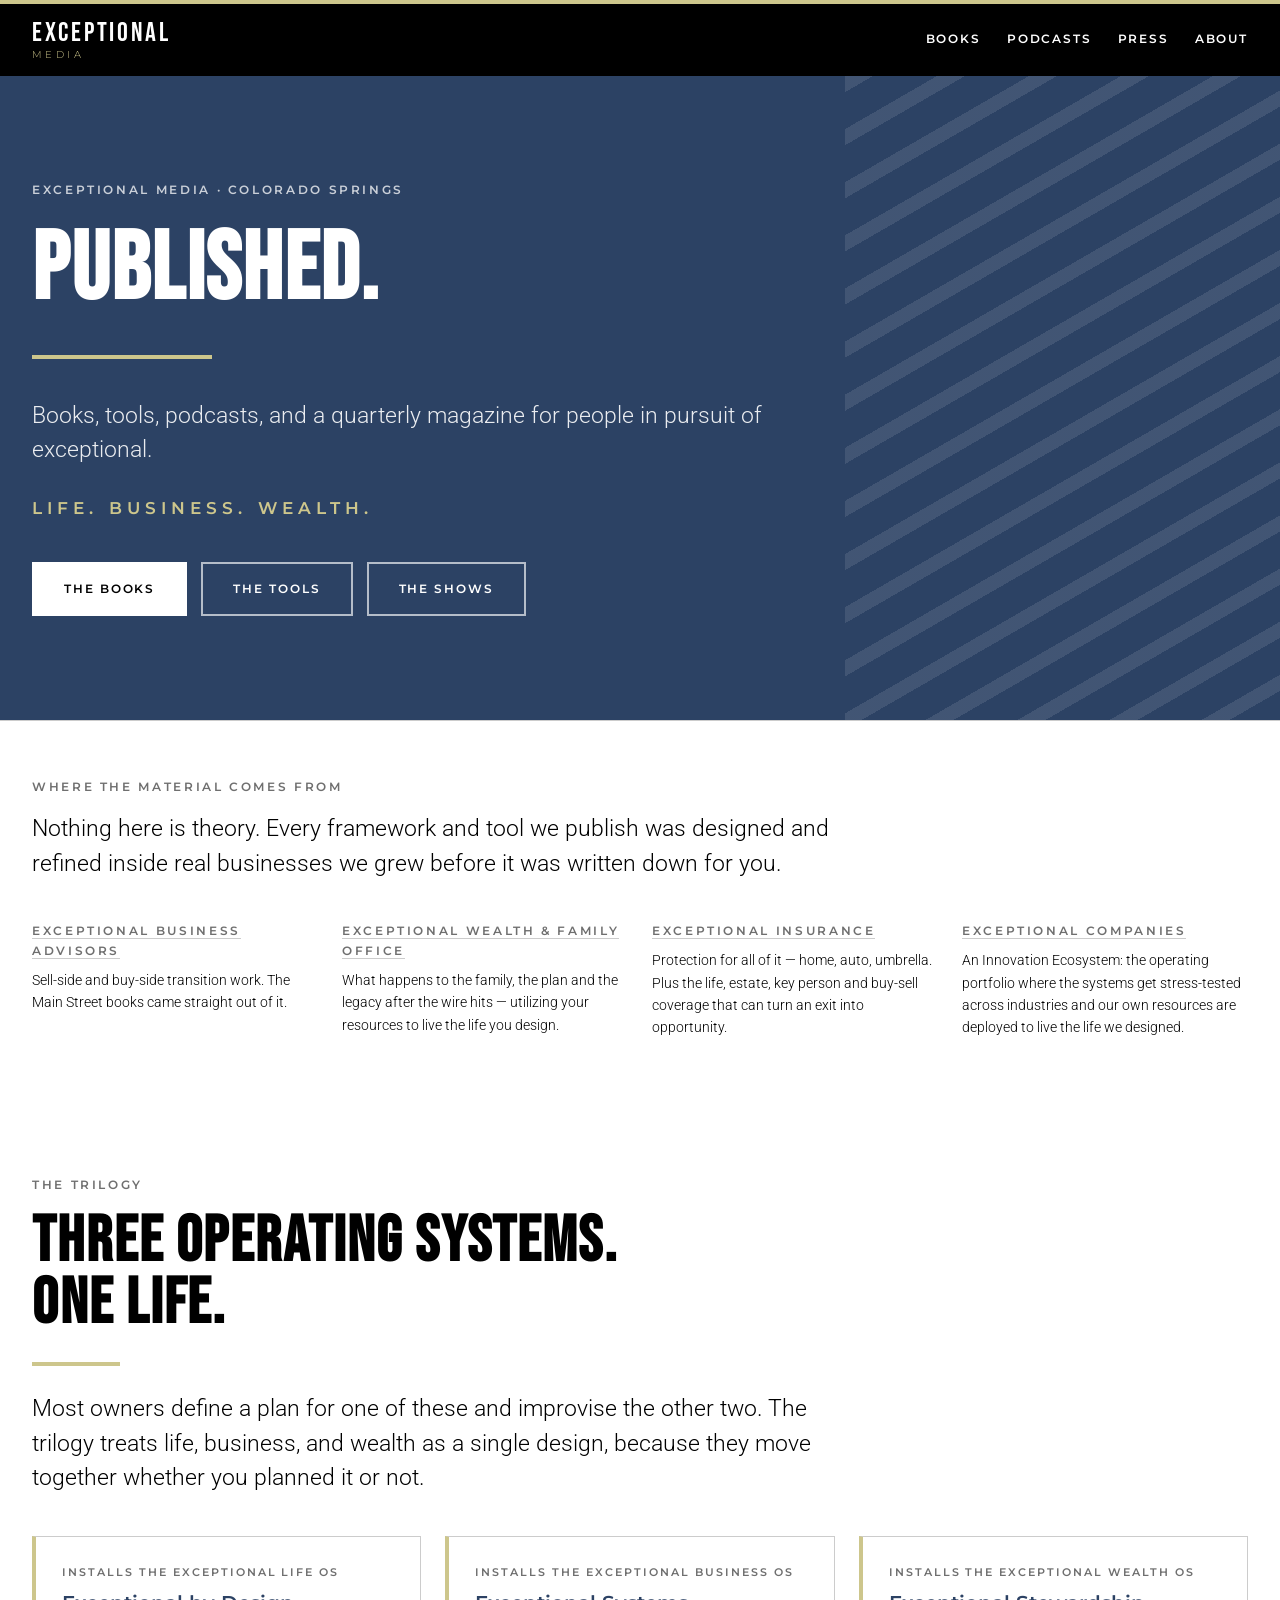
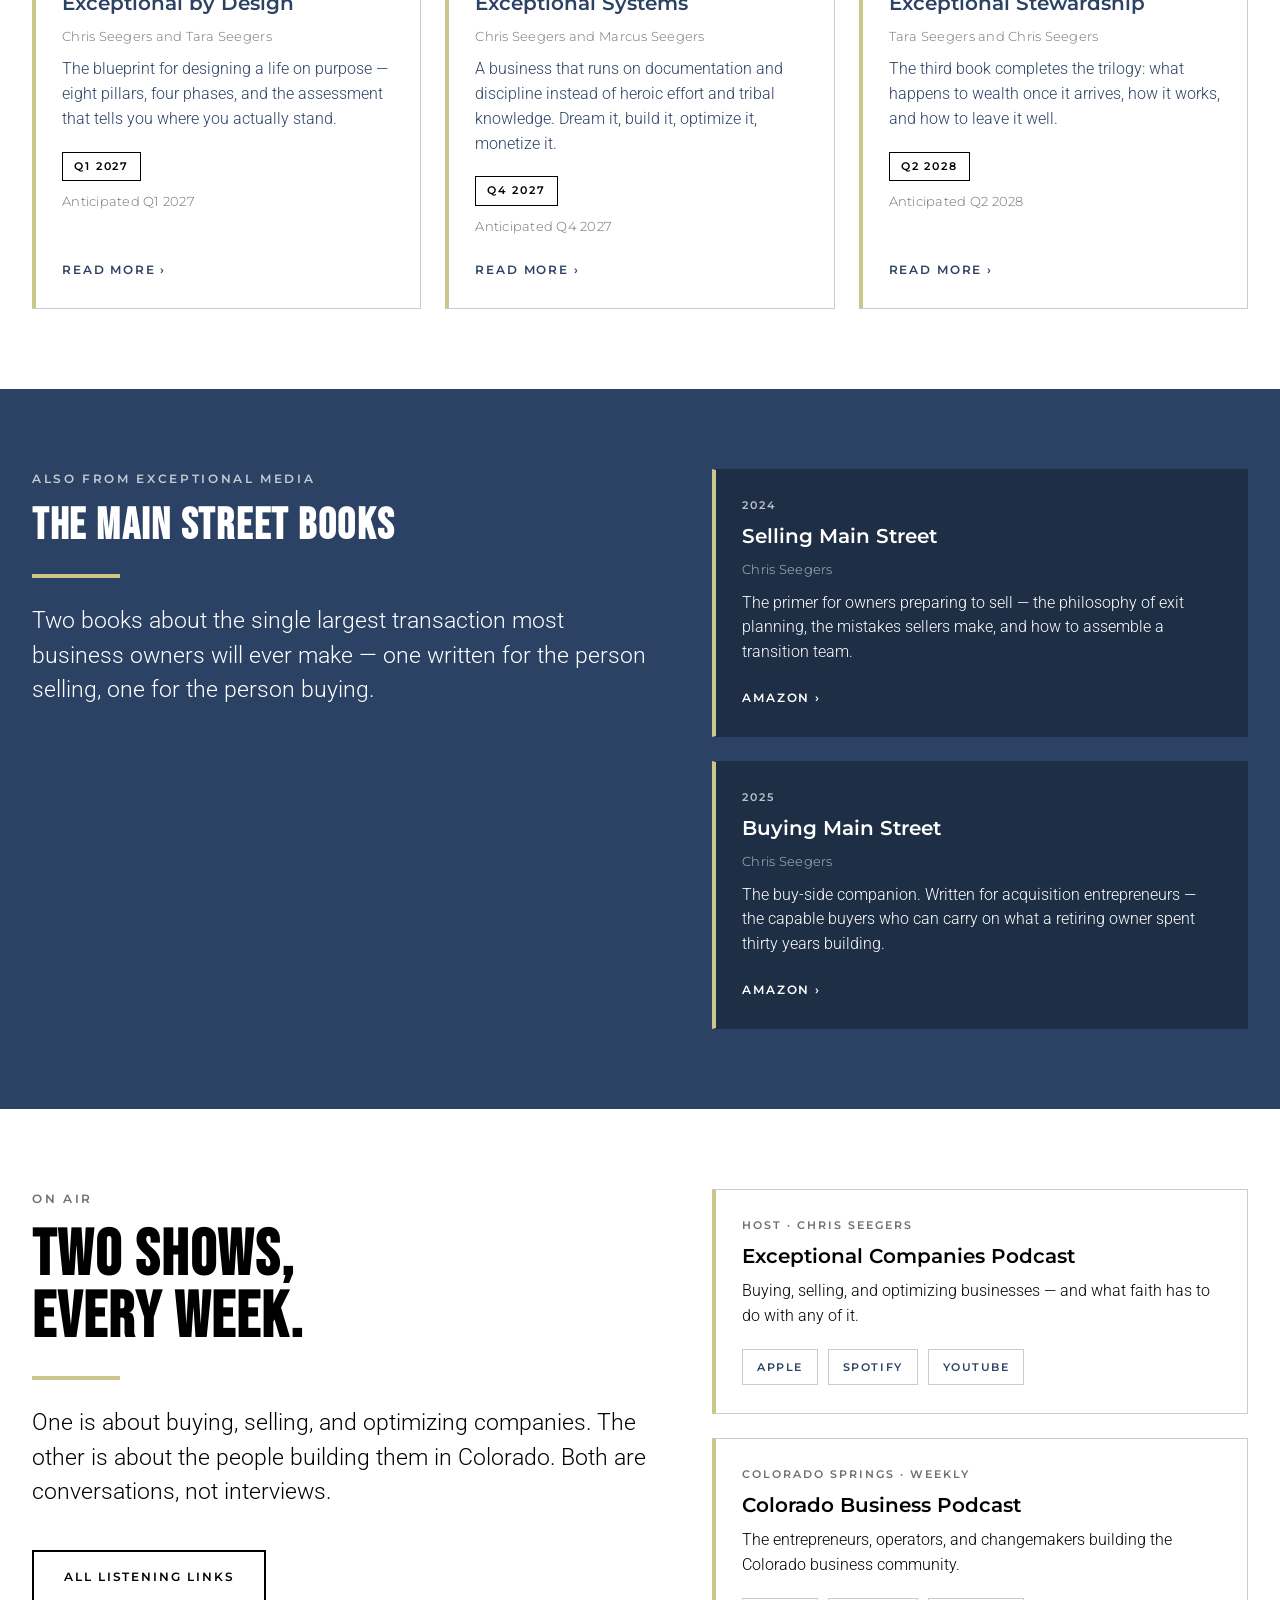
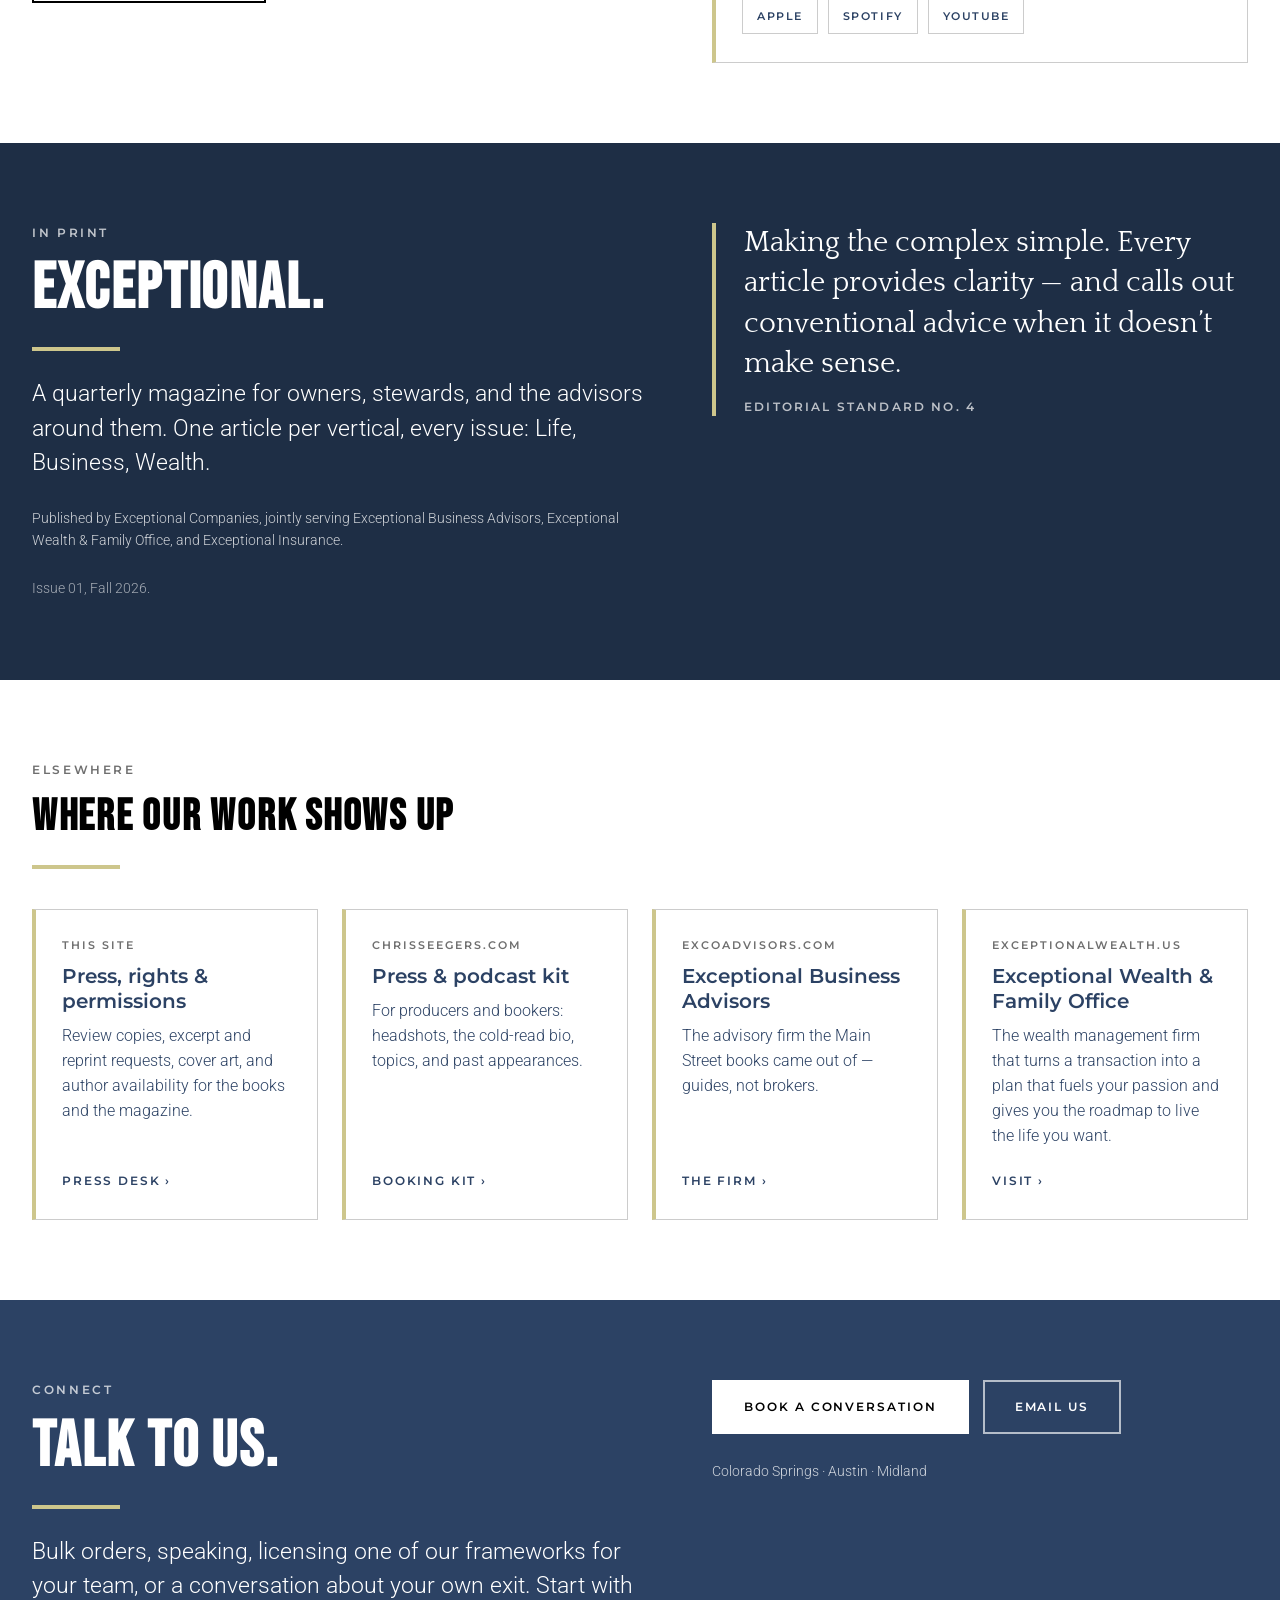
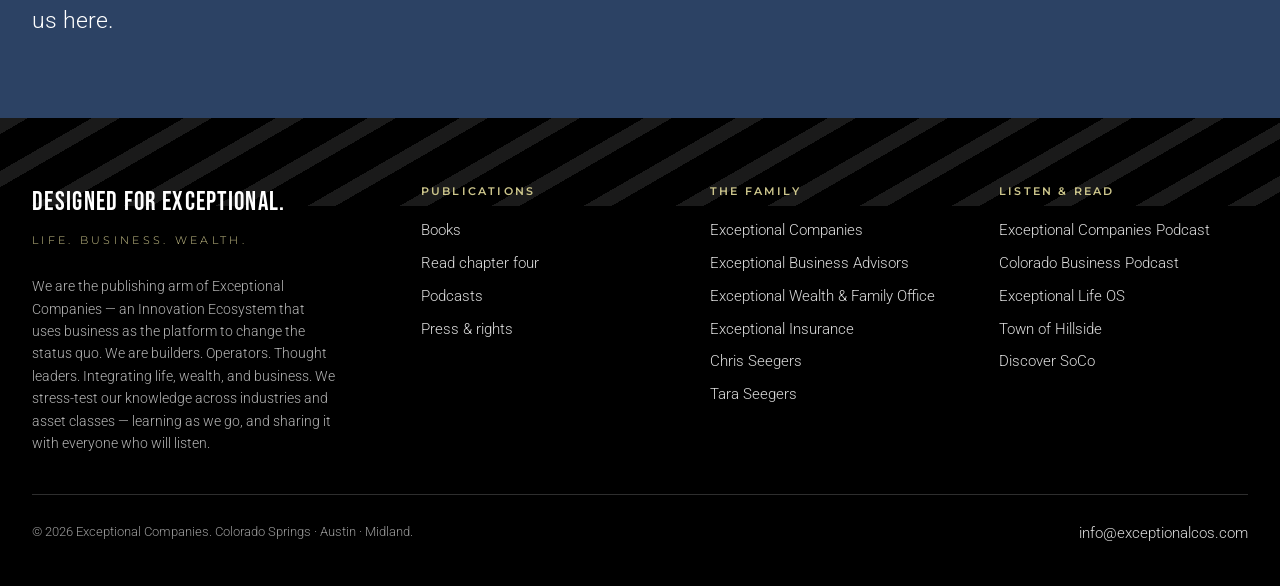
<file: index.html>
<!doctype html>
<html lang="en">
<head>
<meta charset="utf-8">
<meta name="viewport" content="width=device-width, initial-scale=1">
<title>Exceptional Media — Books, Podcasts &amp; the EXCEPTIONAL Magazine</title>
<meta name="description" content="Exceptional Media is the publishing arm of Exceptional Companies: the Life, Business and Wealth OS trilogy launching 2027, the Main Street books, two weekly podcasts, and EXCEPTIONAL magazine.">
<link rel="canonical" href="https://exceptionalmedia.us/">
<meta property="og:type" content="website">
<meta property="og:site_name" content="Exceptional Media">
<meta property="og:title" content="Exceptional Media — Books, Podcasts &amp; the EXCEPTIONAL Magazine">
<meta property="og:description" content="Exceptional Media is the publishing arm of Exceptional Companies: the Life, Business and Wealth OS trilogy launching 2027, the Main Street books, two weekly podcasts, and EXCEPTIONAL magazine.">
<meta property="og:url" content="https://exceptionalmedia.us/">
<meta property="og:image" content="https://exceptionalmedia.us/assets/og-exceptional-media.png">
<meta property="og:image:width" content="1200">
<meta property="og:image:height" content="630">
<meta property="og:image:alt" content="Exceptional Media — Designed for exceptional. Life. Business. Wealth.">
<meta name="twitter:card" content="summary_large_image">
<meta name="twitter:image" content="https://exceptionalmedia.us/assets/og-exceptional-media.png">
<link rel="icon" href="/assets/favicon.svg" type="image/svg+xml">
<link rel="apple-touch-icon" href="/assets/apple-touch-icon.png">
<meta name="theme-color" content="#000000">
<link rel="preconnect" href="https://fonts.googleapis.com">
<link rel="preconnect" href="https://fonts.gstatic.com" crossorigin>
<link rel="stylesheet" href="https://fonts.googleapis.com/css2?family=Bebas+Neue&family=Montserrat:wght@300;400;600&family=Quattrocento:wght@400;700&family=Roboto:wght@300;400;500&display=swap">
<link rel="stylesheet" href="/assets/exco-media.css">
<script type="application/ld+json">{"@context":"https://schema.org","@graph":[{"@type":"Organization","@id":"https://exceptionalmedia.us/#org","name":"Exceptional Media","url":"https://exceptionalmedia.us","description":"The publishing arm of Exceptional Companies — books, podcasts and EXCEPTIONAL magazine.","parentOrganization":{"@type":"Organization","name":"Exceptional Companies","url":"https://exceptionalcos.com"},"address":{"@type":"PostalAddress","addressLocality":"Colorado Springs","addressRegion":"CO","addressCountry":"US"},"sameAs":["https://exceptionalcos.com","https://excoadvisors.com","https://www.exceptionalwealth.us","https://insureexceptional.com","https://chrisseegers.com","https://www.youtube.com/@ExceptionalCompaniesPodcast","https://www.youtube.com/@ColoradoBusinessPodcast"]},{"@type":"WebSite","@id":"https://exceptionalmedia.us/#site","url":"https://exceptionalmedia.us","name":"Exceptional Media","publisher":{"@id":"https://exceptionalmedia.us/#org"},"inLanguage":"en-US"}]}</script>
</head>
<body>

<a class="skip" href="#main">Skip to content</a>

<header class="masthead">
  <div class="bar"></div>
  <div class="inner">
    <!-- Typographic lockup. No authored vector mark exists yet (README, open item 1).
         When the SVG arrives, replace this <a> block with an inline SVG at 0.5X clear space. -->
    <a class="lockup" href="/" aria-label="Exceptional Media — home">
      <span class="m1">EXCEPTIONAL</span>
      <span class="m2">MEDIA</span>
    </a>
    <nav class="nav" aria-label="Primary">
      <a href="/books/">Books</a>
      <a href="/podcasts/">Podcasts</a>
      <a href="/press/">Press</a>
      <a href="/about/">About</a>
    </nav>
  </div>
</header>

<main id="main">

<section class="hero">
  <div class="energy" aria-hidden="true"></div>
  <div class="wrap">
    <div class="eyebrow">Exceptional Media &middot; Colorado Springs</div>
    <h1 class="display mt3">Published.</h1>
    <hr class="accentrule wide mt4">
    <p class="lead mt4">Books, tools, podcasts, and a quarterly magazine for people in pursuit of
      exceptional.</p>
    <div class="herotag mt3">Life. Business. Wealth.</div>
    <div class="btnrow mt4">
      <a class="btn" href="/books/">The books</a>
      <a class="btn btn--ghost" href="https://exceptional-os.com" rel="noopener" target="_blank">The tools</a>
      <a class="btn btn--ghost" href="/podcasts/">The shows</a>
    </div>
  </div>
</section>

<!-- Exceptional Insurance is named at the level its own site states: personal lines, and the
     key person and buy-sell cover that makes a business transferable. No product claim, no
     coverage advice. If a disclosure is required, it goes here. See README, open item 9. -->
<section class="section section--tight section--rule">
  <div class="wrap">
    <div class="eyebrow">Where the material comes from</div>
    <p class="lead mt2">Nothing here is theory. Every framework and tool we publish was designed
      and refined inside real businesses we grew before it was written down for you.</p>
    <div class="grid g4 mt4">
      <div>
        <div class="eyebrow"><a href="https://excoadvisors.com" rel="noopener" target="_blank" style="color:inherit;border-bottom-color:var(--rule)">Exceptional Business Advisors</a></div>
        <p class="small mt1" style="color:var(--ink)">Sell-side and buy-side transition work. The
          Main Street books came straight out of it.</p>
      </div>
      <div>
        <div class="eyebrow"><a href="https://www.exceptionalwealth.us" rel="noopener" target="_blank" style="color:inherit;border-bottom-color:var(--rule)">Exceptional Wealth &amp; Family Office</a></div>
        <p class="small mt1" style="color:var(--ink)">What happens to the family, the plan and the
          legacy after the wire hits &mdash; utilizing your resources to live the life you
          design.</p>
      </div>
      <div>
        <div class="eyebrow"><a href="https://insureexceptional.com" rel="noopener" target="_blank" style="color:inherit;border-bottom-color:var(--rule)">Exceptional Insurance</a></div>
        <p class="small mt1" style="color:var(--ink)">Protection for all of it &mdash; home, auto,
          umbrella. Plus the life, estate, key person and buy-sell coverage that can turn an
          exit into opportunity.</p>
      </div>
      <div>
        <div class="eyebrow"><a href="https://exceptionalcos.com" rel="noopener" target="_blank" style="color:inherit;border-bottom-color:var(--rule)">Exceptional Companies</a></div>
        <p class="small mt1" style="color:var(--ink)">An Innovation Ecosystem: the operating portfolio
          where the systems get stress-tested across industries and our own resources are
          deployed to live the life we designed.</p>
      </div>
    </div>
  </div>
</section>

<section class="section">
  <div class="wrap">
    <div class="eyebrow">The trilogy</div>
    <h2 class="h1 mt2">Three operating systems.<br>One life.</h2>
    <hr class="accentrule mt3">
    <p class="lead mt3">Most owners define a plan for one of these and improvise the other
      two. The trilogy treats life, business, and wealth as a single design, because they
      move together whether you planned it or not.</p>
    <div class="grid g3 mt4">
      <a class="card" href="/books/exceptional-by-design/">
      <div class="kicker">Installs the Exceptional Life OS</div>
      <div class="title">Exceptional by Design</div>
      <div class="meta">Chris Seegers and Tara Seegers</div>
      <p>The blueprint for designing a life on purpose &mdash; eight pillars, four phases, and the assessment that tells you where you actually stand.</p>
      <div class="mt1"><span class="pill pill--soon">Q1 2027</span></div>
      <div class="meta">Anticipated Q1 2027</div>
      <span class="go">Read more &rsaquo;</span>
    </a>
      <a class="card" href="/books/exceptional-systems/">
      <div class="kicker">Installs the Exceptional Business OS</div>
      <div class="title">Exceptional Systems</div>
      <div class="meta">Chris Seegers and Marcus Seegers</div>
      <p>A business that runs on documentation and discipline instead of heroic effort and tribal knowledge. Dream it, build it, optimize it, monetize it.</p>
      <div class="mt1"><span class="pill pill--soon">Q4 2027</span></div>
      <div class="meta">Anticipated Q4 2027</div>
      <span class="go">Read more &rsaquo;</span>
    </a>
      <a class="card" href="/books/exceptional-stewardship/">
      <div class="kicker">Installs the Exceptional Wealth OS</div>
      <div class="title">Exceptional Stewardship</div>
      <div class="meta">Tara Seegers and Chris Seegers</div>
      <p>The third book completes the trilogy: what happens to wealth once it arrives, how it works, and how to leave it well.</p>
      <div class="mt1"><span class="pill pill--soon">Q2 2028</span></div>
      <div class="meta">Anticipated Q2 2028</div>
      <span class="go">Read more &rsaquo;</span>
    </a>
    </div>
  </div>
</section>

<section class="section section--navy">
  <div class="wrap">
    <div class="split">
      <div>
        <div class="eyebrow">Also from Exceptional Media</div>
        <h2 class="h2 mt2">The Main Street books</h2>
        <hr class="accentrule mt3">
        <p class="lead mt3">Two books about the single largest transaction most business owners
          will ever make &mdash; one written for the person selling, one for the person buying.</p>
      </div>
      <div class="grid">
        <div class="card card--dark">
          <div class="kicker">2024</div>
          <div class="title">Selling Main Street</div>
          <div class="meta">Chris Seegers</div>
          <p>The primer for owners preparing to sell &mdash; the philosophy of exit planning, the mistakes sellers make, and how to assemble a transition team.</p>
          <a class="go" href="https://www.amazon.com/dp/B0D2B72W18" rel="noopener" target="_blank">Amazon &rsaquo;</a>
        </div><div class="card card--dark">
          <div class="kicker">2025</div>
          <div class="title">Buying Main Street</div>
          <div class="meta">Chris Seegers</div>
          <p>The buy-side companion. Written for acquisition entrepreneurs &mdash; the capable buyers who can carry on what a retiring owner spent thirty years building.</p>
          <a class="go" href="https://www.amazon.com/dp/195787029X" rel="noopener" target="_blank">Amazon &rsaquo;</a>
        </div>
      </div>
    </div>
  </div>
</section>

<section class="section">
  <div class="wrap">
    <div class="split">
      <div>
        <div class="eyebrow">On air</div>
        <h2 class="h1 mt2">Two shows,<br>every week.</h2>
        <hr class="accentrule mt3">
        <p class="lead mt3">One is about buying, selling, and optimizing companies. The other is
          about the people building them in Colorado. Both are conversations, not interviews.</p>
        <div class="btnrow mt4"><a class="btn btn--ghost" href="/podcasts/">All listening links</a></div>
      </div>
      <div class="grid">
        <div class="card">
          <div class="kicker">Host &middot; Chris Seegers</div>
          <div class="title">Exceptional Companies Podcast</div>
          <p>Buying, selling, and optimizing businesses &mdash; and what faith has to do with any of it.</p>
          <div class="chips">
            <a class="chip" href="https://podcasts.apple.com/us/podcast/exceptional-companies-podcast/id1765569160" rel="noopener" target="_blank">Apple</a>
            <a class="chip" href="https://open.spotify.com/show/5JzPgkrevSMZCFWsXkglJv" rel="noopener" target="_blank">Spotify</a>
            <a class="chip" href="https://www.youtube.com/@ExceptionalCompaniesPodcast" rel="noopener" target="_blank">YouTube</a>
          </div>
        </div>
        <div class="card">
          <div class="kicker">Colorado Springs &middot; weekly</div>
          <div class="title">Colorado Business Podcast</div>
          <p>The entrepreneurs, operators, and changemakers building the Colorado business community.</p>
          <div class="chips">
            <a class="chip" href="https://podcasts.apple.com/us/podcast/colorado-business-podcast/id1492740546" rel="noopener" target="_blank">Apple</a>
            <a class="chip" href="https://open.spotify.com/show/1jSQ8OQSi0rprCcxTGx0KB" rel="noopener" target="_blank">Spotify</a>
            <a class="chip" href="https://www.youtube.com/@ColoradoBusinessPodcast" rel="noopener" target="_blank">YouTube</a>
          </div>
        </div>
      </div>
    </div>
  </div>
</section>

<section class="section section--deep">
    <div class="wrap" style="position:relative;z-index:2">
    <div class="split">
      <div>
        <div class="eyebrow">In print</div>
        <h2 class="h1 mt2">EXCEPTIONAL.</h2>
        <hr class="accentrule mt3">
        <p class="lead mt3">A quarterly magazine for owners, stewards, and the advisors around
          them. One article per vertical, every issue: Life, Business, Wealth.</p>
        <p class="small mt3">Published by Exceptional Companies, jointly serving Exceptional Business
          Advisors, Exceptional Wealth &amp; Family Office, and Exceptional Insurance.</p>
        <p class="small mt3" style="color:rgba(255,255,255,.6)">Issue 01, Fall 2026.</p>
      </div>
      <div>
        <blockquote class="pull" style="border-left-color:var(--accent);color:#fff">
          Making the complex simple. Every article provides clarity &mdash; and calls out
          conventional advice when it doesn&rsquo;t make sense.
          <cite>Editorial standard no. 4</cite>
        </blockquote>
      </div>
    </div>
  </div>
</section>

<section class="section">
  <div class="wrap">
    <div class="eyebrow">Elsewhere</div>
    <h2 class="h2 mt2">Where our work shows up</h2>
    <hr class="accentrule mt3">
    <div class="grid g4 mt4">
      <a class="card" href="/press/">
        <div class="kicker">This site</div>
        <div class="title">Press, rights &amp; permissions</div>
        <p>Review copies, excerpt and reprint requests, cover art, and author availability for
          the books and the magazine.</p>
        <span class="go">Press desk &rsaquo;</span>
      </a>
      <a class="card" href="https://chrisseegers.com/press" rel="noopener" target="_blank">
        <div class="kicker">chrisseegers.com</div>
        <div class="title">Press &amp; podcast kit</div>
        <p>For producers and bookers: headshots, the cold-read bio, topics, and past appearances.</p>
        <span class="go">Booking kit &rsaquo;</span>
      </a>
      <a class="card" href="https://excoadvisors.com" rel="noopener" target="_blank">
        <div class="kicker">excoadvisors.com</div>
        <div class="title">Exceptional Business Advisors</div>
        <p>The advisory firm the Main Street books came out of &mdash; guides, not brokers.</p>
        <span class="go">The firm &rsaquo;</span>
      </a>
      <a class="card" href="https://www.exceptionalwealth.us" rel="noopener" target="_blank">
        <div class="kicker">exceptionalwealth.us</div>
        <div class="title">Exceptional Wealth &amp; Family Office</div>
        <p>The wealth management firm that turns a transaction into a plan that fuels your
          passion and gives you the roadmap to live the life you want.</p>
        <span class="go">Visit &rsaquo;</span>
      </a>
    </div>
  </div>
</section>

<section class="section section--navy">
  <div class="wrap">
    <div class="split">
      <div>
        <div class="eyebrow">Connect</div>
        <h2 class="h1 mt2">Talk to us.</h2>
        <hr class="accentrule mt3">
        <p class="lead mt3">Bulk orders, speaking, licensing one of our frameworks for your team, or
          a conversation about your own exit. Start with us here.</p>
      </div>
      <div>
        <div class="btnrow">
          <a class="btn" href="https://calendar.google.com/calendar/u/0/appointments/schedules/AcZssZ0lRYzYVtOZlBxL8FrS3IrWsInoShILlJUsQWQpGrOSnfxXYEThZuUl8WbHbmAtXShNOvV_q5Lb" rel="noopener" target="_blank">Book a conversation</a>
          <a class="mail btn btn--ghost" data-u="info" data-d="exceptionalcos.com" href="#contact-email">Email us</a>
        </div>
        <p class="small mt3">Colorado Springs &middot; Austin &middot; Midland</p>
      </div>
    </div>
  </div>
</section>

</main>

<footer class="foot">
  <div class="energy" aria-hidden="true"></div>
  <div class="wrap">
    <div class="cols">
      <div>
        <div class="tag">DESIGNED FOR EXCEPTIONAL.<i>LIFE. BUSINESS. WEALTH.</i></div>
        <p class="small mt3" style="color:rgba(255,255,255,.7);max-width:38ch">
          We are the publishing arm of Exceptional Companies &mdash; an Innovation Ecosystem that
          uses business as the platform to change the status quo. We are builders. Operators.
          Thought leaders. Integrating life, wealth, and business. We stress-test our knowledge
          across industries and asset classes &mdash; learning as we go, and sharing it with
          everyone who will listen.</p>
      </div>
      <div>
        <h2>Publications</h2>
        <a href="/books/">Books</a>
        <a href="/books/exceptional-by-design/excerpt/">Read chapter four</a>
        <a href="/podcasts/">Podcasts</a>
        
        <a href="/press/">Press &amp; rights</a>
      </div>
      <div>
        <h2>The family</h2>
        <a href="https://exceptionalcos.com" rel="noopener">Exceptional Companies</a>
        <a href="https://excoadvisors.com" rel="noopener">Exceptional Business Advisors</a>
        <a href="https://www.exceptionalwealth.us" rel="noopener">Exceptional Wealth &amp; Family Office</a>
        <a href="https://insureexceptional.com" rel="noopener">Exceptional Insurance</a>
        <a href="https://chrisseegers.com" rel="noopener">Chris Seegers</a>
        <a href="https://taraseegers.com" rel="noopener">Tara Seegers</a>
      </div>
      <div>
        <h2>Listen &amp; read</h2>
        <a href="https://www.youtube.com/@ExceptionalCompaniesPodcast" rel="noopener">Exceptional Companies Podcast</a>
        <a href="https://www.youtube.com/@ColoradoBusinessPodcast" rel="noopener">Colorado Business Podcast</a>
        <a href="https://exceptional-os.com" rel="noopener">Exceptional Life OS</a>
        <a href="https://townofhillside.com" rel="noopener">Town of Hillside</a>
        <a href="https://discoversoco.com" rel="noopener">Discover SoCo</a>
      </div>
    </div>
    <div class="rule"></div>
    <div class="fine">
      <span>&copy; 2026 Exceptional Companies. Colorado Springs &middot; Austin &middot; Midland.</span>
      <span><a class="mail" id="contact-email" data-u="info" data-d="exceptionalcos.com" data-show="1" href="#contact-email" style="display:inline">info [at] exceptionalcos [dot] com</a></span>
    </div>
  </div>
</footer>

<script>
/* Assembles every .mail address at runtime. The literal string never appears in
   the served HTML, so source scrapers and regex harvesters come up empty. */
(function () {
  var n = document.getElementsByClassName('mail');
  for (var i = 0; i < n.length; i++) {
    var e = n[i], u = e.getAttribute('data-u'), d = e.getAttribute('data-d');
    if (!u || !d) continue;
    var addr = u + String.fromCharCode(64) + d, sub = e.getAttribute('data-s');
    e.setAttribute('href', 'mailto:' + addr + (sub ? '?subject=' + sub : ''));
    if (e.getAttribute('data-show')) e.textContent = addr;
  }
})();
</script>

</body>
</html>
</file>
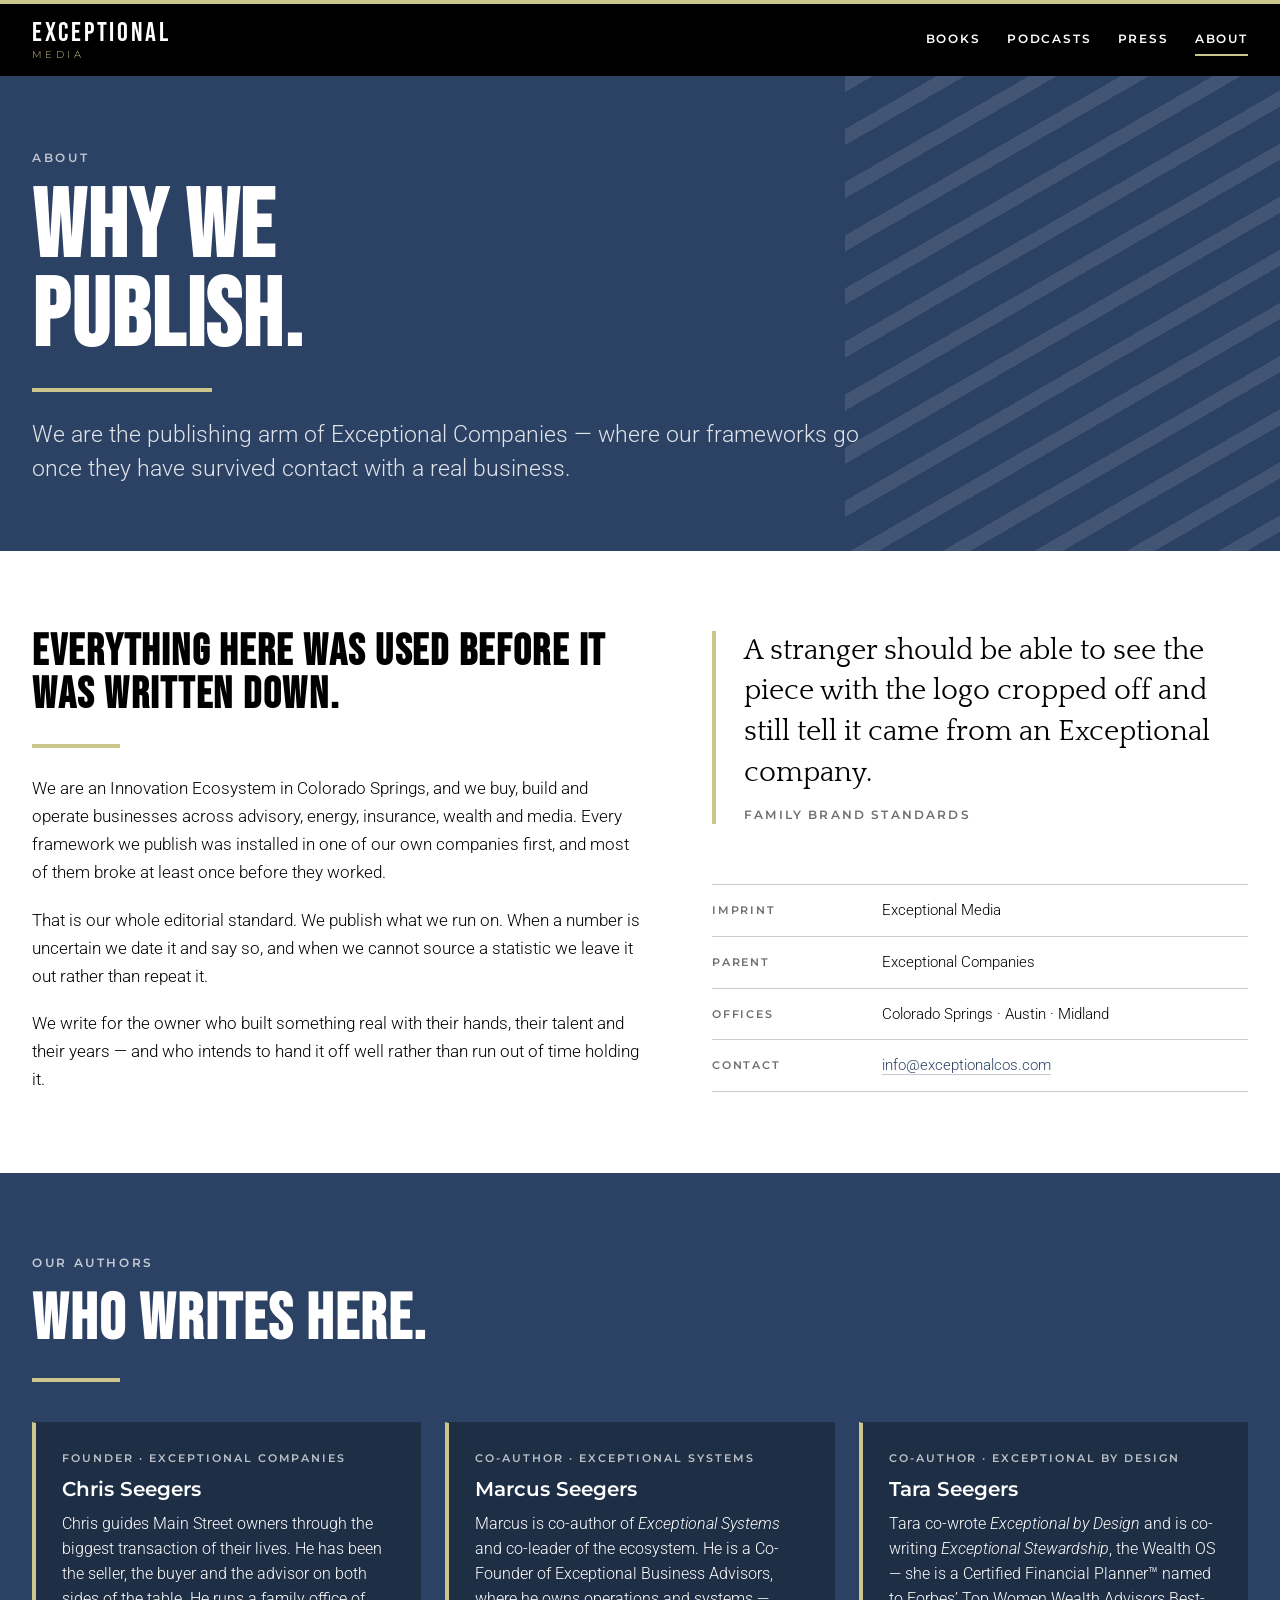
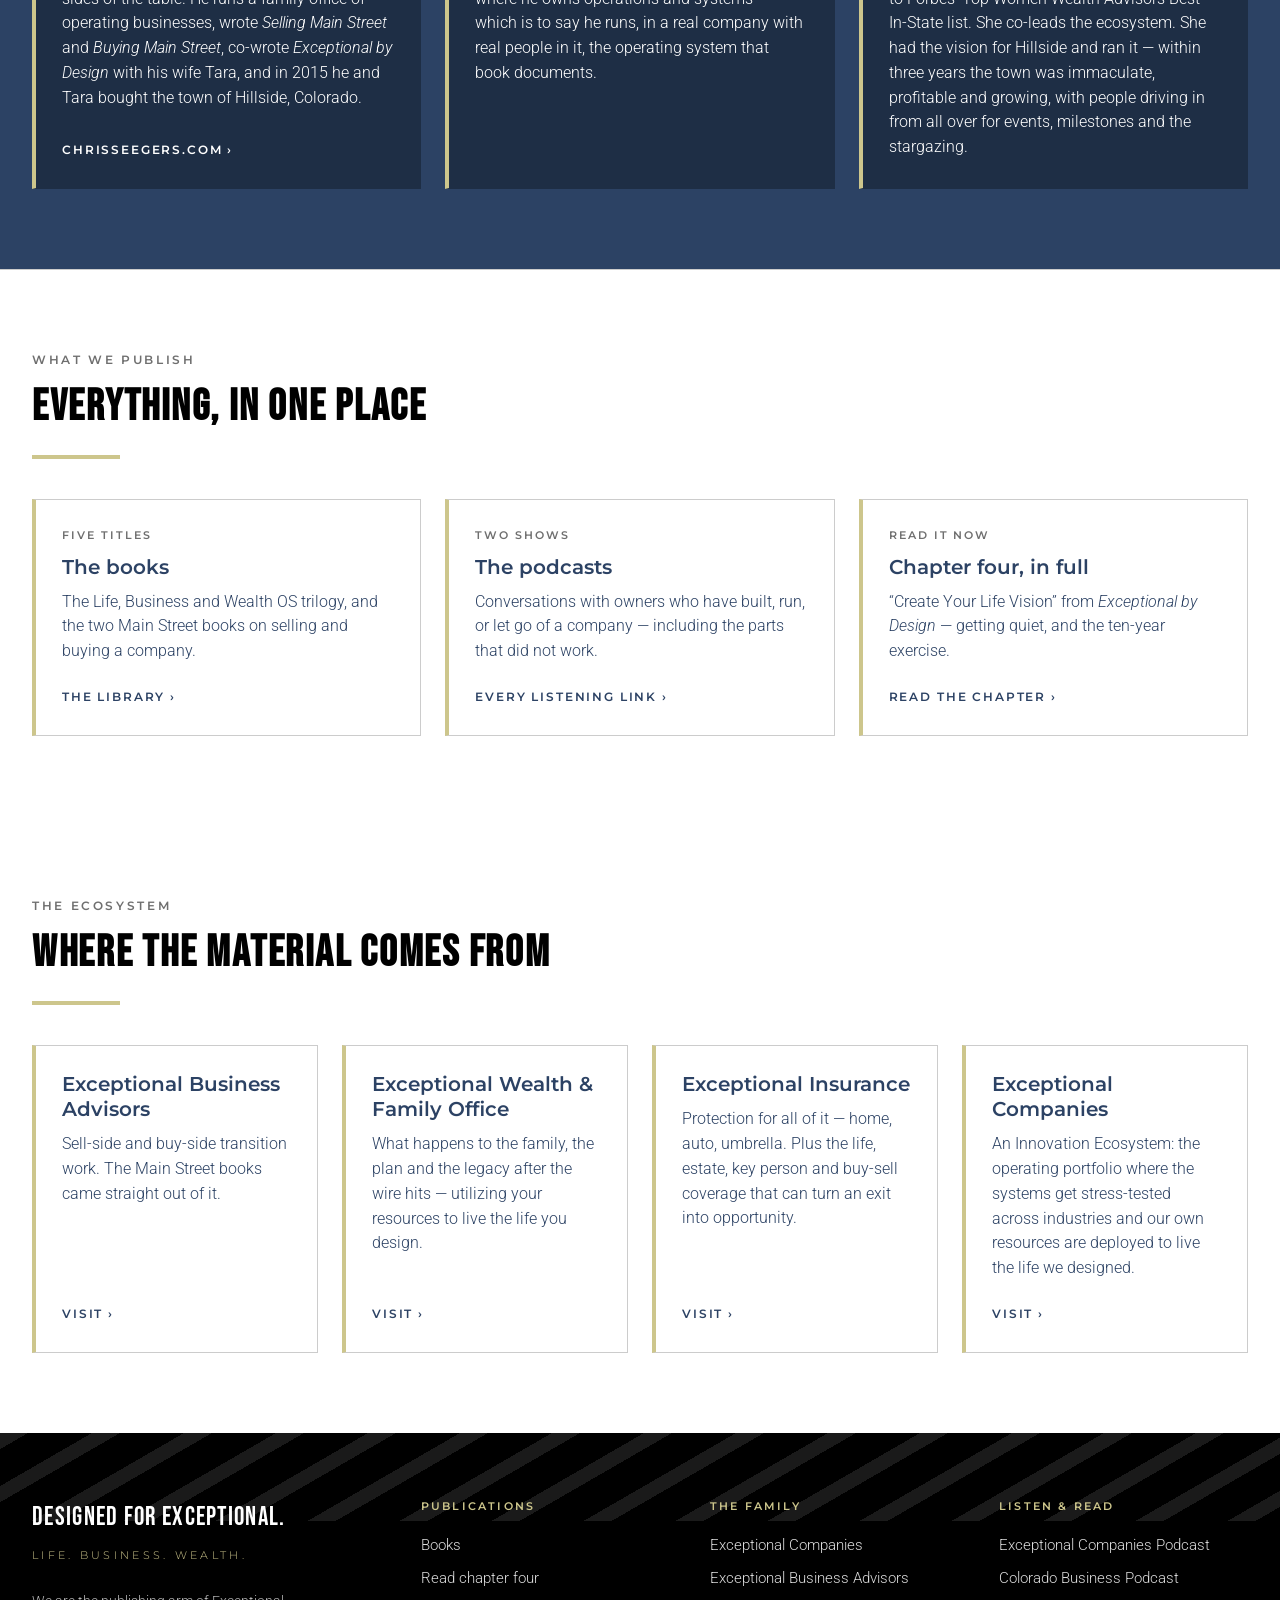
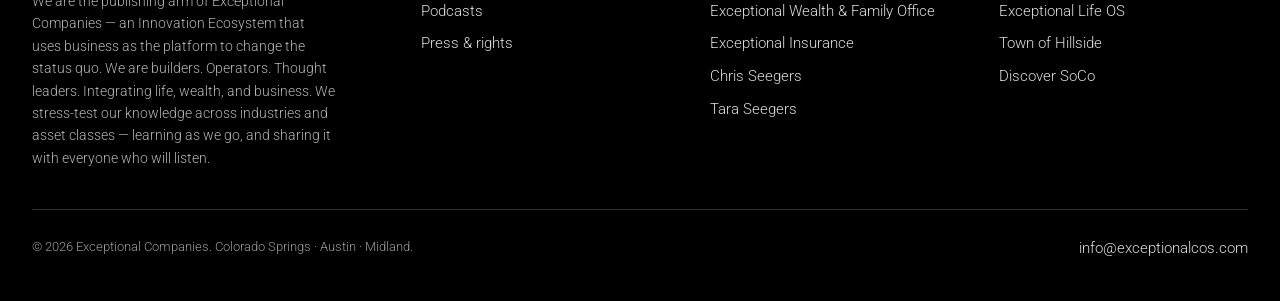
<file: about/index.html>
<!doctype html>
<html lang="en">
<head>
<meta charset="utf-8">
<meta name="viewport" content="width=device-width, initial-scale=1">
<title>About — Exceptional Media</title>
<meta name="description" content="Exceptional Media is the publishing arm of Exceptional Companies, an Innovation Ecosystem in Colorado Springs. We publish what we run on.">
<link rel="canonical" href="https://exceptionalmedia.us/about/">
<meta property="og:type" content="website">
<meta property="og:site_name" content="Exceptional Media">
<meta property="og:title" content="About — Exceptional Media">
<meta property="og:description" content="Exceptional Media is the publishing arm of Exceptional Companies, an Innovation Ecosystem in Colorado Springs. We publish what we run on.">
<meta property="og:url" content="https://exceptionalmedia.us/about/">
<meta property="og:image" content="https://exceptionalmedia.us/assets/og-exceptional-media.png">
<meta property="og:image:width" content="1200">
<meta property="og:image:height" content="630">
<meta property="og:image:alt" content="Exceptional Media — Designed for exceptional. Life. Business. Wealth.">
<meta name="twitter:card" content="summary_large_image">
<meta name="twitter:image" content="https://exceptionalmedia.us/assets/og-exceptional-media.png">
<link rel="icon" href="/assets/favicon.svg" type="image/svg+xml">
<link rel="apple-touch-icon" href="/assets/apple-touch-icon.png">
<meta name="theme-color" content="#000000">
<link rel="preconnect" href="https://fonts.googleapis.com">
<link rel="preconnect" href="https://fonts.gstatic.com" crossorigin>
<link rel="stylesheet" href="https://fonts.googleapis.com/css2?family=Bebas+Neue&family=Montserrat:wght@300;400;600&family=Quattrocento:wght@400;700&family=Roboto:wght@300;400;500&display=swap">
<link rel="stylesheet" href="/assets/exco-media.css">
<script type="application/ld+json">{"@context":"https://schema.org","@graph":[{"@type":"BreadcrumbList","itemListElement":[{"@type":"ListItem","position":1,"name":"Home","item":"https://exceptionalmedia.us/"},{"@type":"ListItem","position":2,"name":"About","item":"https://exceptionalmedia.us/about/"}]},{"@type":"Organization","@id":"https://exceptionalmedia.us/#org","name":"Exceptional Media","url":"https://exceptionalmedia.us","description":"The publishing arm of Exceptional Companies — books, podcasts and EXCEPTIONAL magazine.","parentOrganization":{"@type":"Organization","name":"Exceptional Companies","url":"https://exceptionalcos.com"},"address":{"@type":"PostalAddress","addressLocality":"Colorado Springs","addressRegion":"CO","addressCountry":"US"},"sameAs":["https://exceptionalcos.com","https://excoadvisors.com","https://www.exceptionalwealth.us","https://insureexceptional.com","https://chrisseegers.com","https://www.youtube.com/@ExceptionalCompaniesPodcast","https://www.youtube.com/@ColoradoBusinessPodcast"]},{"@type":"AboutPage","url":"https://exceptionalmedia.us/about/","name":"About Exceptional Media","isPartOf":{"@id":"https://exceptionalmedia.us/#site"}}]}</script>
</head>
<body>

<a class="skip" href="#main">Skip to content</a>

<header class="masthead">
  <div class="bar"></div>
  <div class="inner">
    <!-- Typographic lockup. No authored vector mark exists yet (README, open item 1).
         When the SVG arrives, replace this <a> block with an inline SVG at 0.5X clear space. -->
    <a class="lockup" href="/" aria-label="Exceptional Media — home">
      <span class="m1">EXCEPTIONAL</span>
      <span class="m2">MEDIA</span>
    </a>
    <nav class="nav" aria-label="Primary">
      <a href="/books/">Books</a>
      <a href="/podcasts/">Podcasts</a>
      <a href="/press/">Press</a>
      <a href="/about/" aria-current="page">About</a>
    </nav>
  </div>
</header>

<main id="main">

<section class="pagehead">
  <div class="energy" aria-hidden="true"></div>
  <div class="wrap">
    <div class="eyebrow">About</div>
    <h1 class="display mt2">Why we<br>publish.</h1>
    <hr class="accentrule wide mt3">
    <p class="lead mt3">We are the publishing arm of Exceptional Companies &mdash; where our frameworks go once they have survived contact with a real business.</p>
  </div>
</section>

<section class="section">
  <div class="wrap">
    <div class="split">
      <div class="body">
        <h2 class="h2">Everything here was used before it was written down.</h2>
        <hr class="accentrule mt3">
        <p class="mt3">We are an Innovation Ecosystem in Colorado Springs, and we buy, build and operate
          businesses across advisory, energy, insurance, wealth and media. Every framework we
          publish was installed in one of our own companies first, and most of them broke at
          least once before they worked.</p>
        <p>That is our whole editorial standard. We publish what we run on. When a number is
          uncertain we date it and say so, and when we cannot source a statistic we leave it out
          rather than repeat it.</p>
        <p>We write for the owner who built something real with their hands, their talent and their
          years &mdash; and who intends to hand it off well rather than run out of time holding
          it.</p>
      </div>
      <div>
        <blockquote class="pull">A stranger should be able to see the piece with the logo cropped
          off and still tell it came from an Exceptional company.
          <cite>Family Brand Standards</cite></blockquote>
        <div class="mt5">
          <div class="factrow"><span class="k">Imprint</span><span>Exceptional Media</span></div>
          <div class="factrow"><span class="k">Parent</span><span>Exceptional Companies</span></div>
          <div class="factrow"><span class="k">Offices</span><span>Colorado Springs &middot; Austin &middot; Midland</span></div>
          <div class="factrow"><span class="k">Contact</span><span><a class="mail" data-u="info" data-d="exceptionalcos.com" href="#contact-email" data-show="1">info [at] exceptionalcos [dot] com</a></span></div>
        </div>
      </div>
    </div>
  </div>
</section>

<section class="section section--navy">
  <div class="wrap">
    <div class="eyebrow">Our authors</div>
    <h2 class="h1 mt2">Who writes here.</h2>
    <hr class="accentrule mt3">
    <div class="grid g3 mt4">
      <div class="card card--dark">
        <div class="kicker">Founder &middot; Exceptional Companies</div>
        <div class="title">Chris Seegers</div>
        <p>Chris guides Main Street owners through the biggest transaction of their lives. He has
          been the seller, the buyer and the advisor on both sides of the table. He runs a family
          office of operating businesses, wrote <i>Selling Main Street</i> and <i>Buying Main
          Street</i>, co-wrote <i>Exceptional by Design</i> with his wife Tara, and in 2015 he and
          Tara bought the town of Hillside, Colorado.</p>
        <a class="go" href="https://chrisseegers.com" rel="noopener" target="_blank">chrisseegers.com &rsaquo;</a>
      </div>
      <div class="card card--dark">
        <div class="kicker">Co-author &middot; Exceptional Systems</div>
        <div class="title">Marcus Seegers</div>
        <p>Marcus is co-author of <i>Exceptional Systems</i> and co-leader of the ecosystem. He is
          a Co-Founder of Exceptional Business Advisors, where he owns operations and systems
          &mdash; which is to say he runs, in a real company with real people in it, the operating
          system that book documents.</p>
        <!-- Marcus has no personal paragraph in any source. Brand Standards v1.0 requires he is
             never framed as staff. Chris to supply; do not invent one. See README, open item 4. -->
      </div>
      <div class="card card--dark">
        <div class="kicker">Co-author &middot; Exceptional by Design</div>
        <div class="title">Tara Seegers</div>
        <p>Tara co-wrote <i>Exceptional by Design</i> and is co-writing <i>Exceptional
          Stewardship</i>, the Wealth OS &mdash; she is a Certified Financial Planner&trade; named
          to Forbes&rsquo; Top Women Wealth Advisors Best-In-State list. She co-leads the
          ecosystem. She
          had the vision for Hillside and ran it &mdash; within three years the town was
          immaculate, profitable and growing, with people driving in from all over for events,
          milestones and the stargazing.</p>
      </div>
    </div>
  </div>
</section>

<section class="section section--rule">
  <div class="wrap">
    <div class="eyebrow">What we publish</div>
    <h2 class="h2 mt2">Everything, in one place</h2>
    <hr class="accentrule mt3">
    <div class="grid g3 mt4">
      <a class="card" href="/books/">
        <div class="kicker">Five titles</div>
        <div class="title">The books</div>
        <p>The Life, Business and Wealth OS trilogy, and the two Main Street books on selling and
          buying a company.</p>
        <span class="go">The library &rsaquo;</span></a>
      <a class="card" href="/podcasts/">
        <div class="kicker">Two shows</div>
        <div class="title">The podcasts</div>
        <p>Conversations with owners who have built, run, or let go of a company &mdash; including
          the parts that did not work.</p>
        <span class="go">Every listening link &rsaquo;</span></a>
      <a class="card" href="/books/exceptional-by-design/excerpt/">
        <div class="kicker">Read it now</div>
        <div class="title">Chapter four, in full</div>
        <p>&ldquo;Create Your Life Vision&rdquo; from <i>Exceptional by Design</i> &mdash; getting
          quiet, and the ten-year exercise.</p>
        <span class="go">Read the chapter &rsaquo;</span></a>
    </div>
  </div>
</section>

<section class="section">
  <div class="wrap">
    <div class="eyebrow">The ecosystem</div>
    <h2 class="h2 mt2">Where the material comes from</h2>
    <hr class="accentrule mt3">
    <div class="grid g4 mt4">
      <a class="card" href="https://excoadvisors.com" rel="noopener" target="_blank">
        <div class="title">Exceptional Business Advisors</div>
        <p>Sell-side and buy-side transition work. The Main Street books came straight out of it.</p>
        <span class="go">Visit &rsaquo;</span></a>
      <a class="card" href="https://www.exceptionalwealth.us" rel="noopener" target="_blank">
        <div class="title">Exceptional Wealth &amp; Family Office</div>
        <p>What happens to the family, the plan and the legacy after the wire hits &mdash; utilizing
          your resources to live the life you design.</p>
        <span class="go">Visit &rsaquo;</span></a>
      <a class="card" href="https://insureexceptional.com" rel="noopener" target="_blank">
        <div class="title">Exceptional Insurance</div>
        <p>Protection for all of it &mdash; home, auto, umbrella. Plus the life, estate, key person
          and buy-sell coverage that can turn an exit into opportunity.</p>
        <span class="go">Visit &rsaquo;</span></a>
      <a class="card" href="https://exceptionalcos.com" rel="noopener" target="_blank">
        <div class="title">Exceptional Companies</div>
        <p>An Innovation Ecosystem: the operating portfolio where the systems get stress-tested across
          industries and our own resources are deployed to live the life we designed.</p>
        <span class="go">Visit &rsaquo;</span></a>
    </div>
  </div>
</section>

</main>

<footer class="foot">
  <div class="energy" aria-hidden="true"></div>
  <div class="wrap">
    <div class="cols">
      <div>
        <div class="tag">DESIGNED FOR EXCEPTIONAL.<i>LIFE. BUSINESS. WEALTH.</i></div>
        <p class="small mt3" style="color:rgba(255,255,255,.7);max-width:38ch">
          We are the publishing arm of Exceptional Companies &mdash; an Innovation Ecosystem that
          uses business as the platform to change the status quo. We are builders. Operators.
          Thought leaders. Integrating life, wealth, and business. We stress-test our knowledge
          across industries and asset classes &mdash; learning as we go, and sharing it with
          everyone who will listen.</p>
      </div>
      <div>
        <h2>Publications</h2>
        <a href="/books/">Books</a>
        <a href="/books/exceptional-by-design/excerpt/">Read chapter four</a>
        <a href="/podcasts/">Podcasts</a>
        
        <a href="/press/">Press &amp; rights</a>
      </div>
      <div>
        <h2>The family</h2>
        <a href="https://exceptionalcos.com" rel="noopener">Exceptional Companies</a>
        <a href="https://excoadvisors.com" rel="noopener">Exceptional Business Advisors</a>
        <a href="https://www.exceptionalwealth.us" rel="noopener">Exceptional Wealth &amp; Family Office</a>
        <a href="https://insureexceptional.com" rel="noopener">Exceptional Insurance</a>
        <a href="https://chrisseegers.com" rel="noopener">Chris Seegers</a>
        <a href="https://taraseegers.com" rel="noopener">Tara Seegers</a>
      </div>
      <div>
        <h2>Listen &amp; read</h2>
        <a href="https://www.youtube.com/@ExceptionalCompaniesPodcast" rel="noopener">Exceptional Companies Podcast</a>
        <a href="https://www.youtube.com/@ColoradoBusinessPodcast" rel="noopener">Colorado Business Podcast</a>
        <a href="https://exceptional-os.com" rel="noopener">Exceptional Life OS</a>
        <a href="https://townofhillside.com" rel="noopener">Town of Hillside</a>
        <a href="https://discoversoco.com" rel="noopener">Discover SoCo</a>
      </div>
    </div>
    <div class="rule"></div>
    <div class="fine">
      <span>&copy; 2026 Exceptional Companies. Colorado Springs &middot; Austin &middot; Midland.</span>
      <span><a class="mail" id="contact-email" data-u="info" data-d="exceptionalcos.com" data-show="1" href="#contact-email" style="display:inline">info [at] exceptionalcos [dot] com</a></span>
    </div>
  </div>
</footer>

<script>
/* Assembles every .mail address at runtime. The literal string never appears in
   the served HTML, so source scrapers and regex harvesters come up empty. */
(function () {
  var n = document.getElementsByClassName('mail');
  for (var i = 0; i < n.length; i++) {
    var e = n[i], u = e.getAttribute('data-u'), d = e.getAttribute('data-d');
    if (!u || !d) continue;
    var addr = u + String.fromCharCode(64) + d, sub = e.getAttribute('data-s');
    e.setAttribute('href', 'mailto:' + addr + (sub ? '?subject=' + sub : ''));
    if (e.getAttribute('data-show')) e.textContent = addr;
  }
})();
</script>

</body>
</html>
</file>
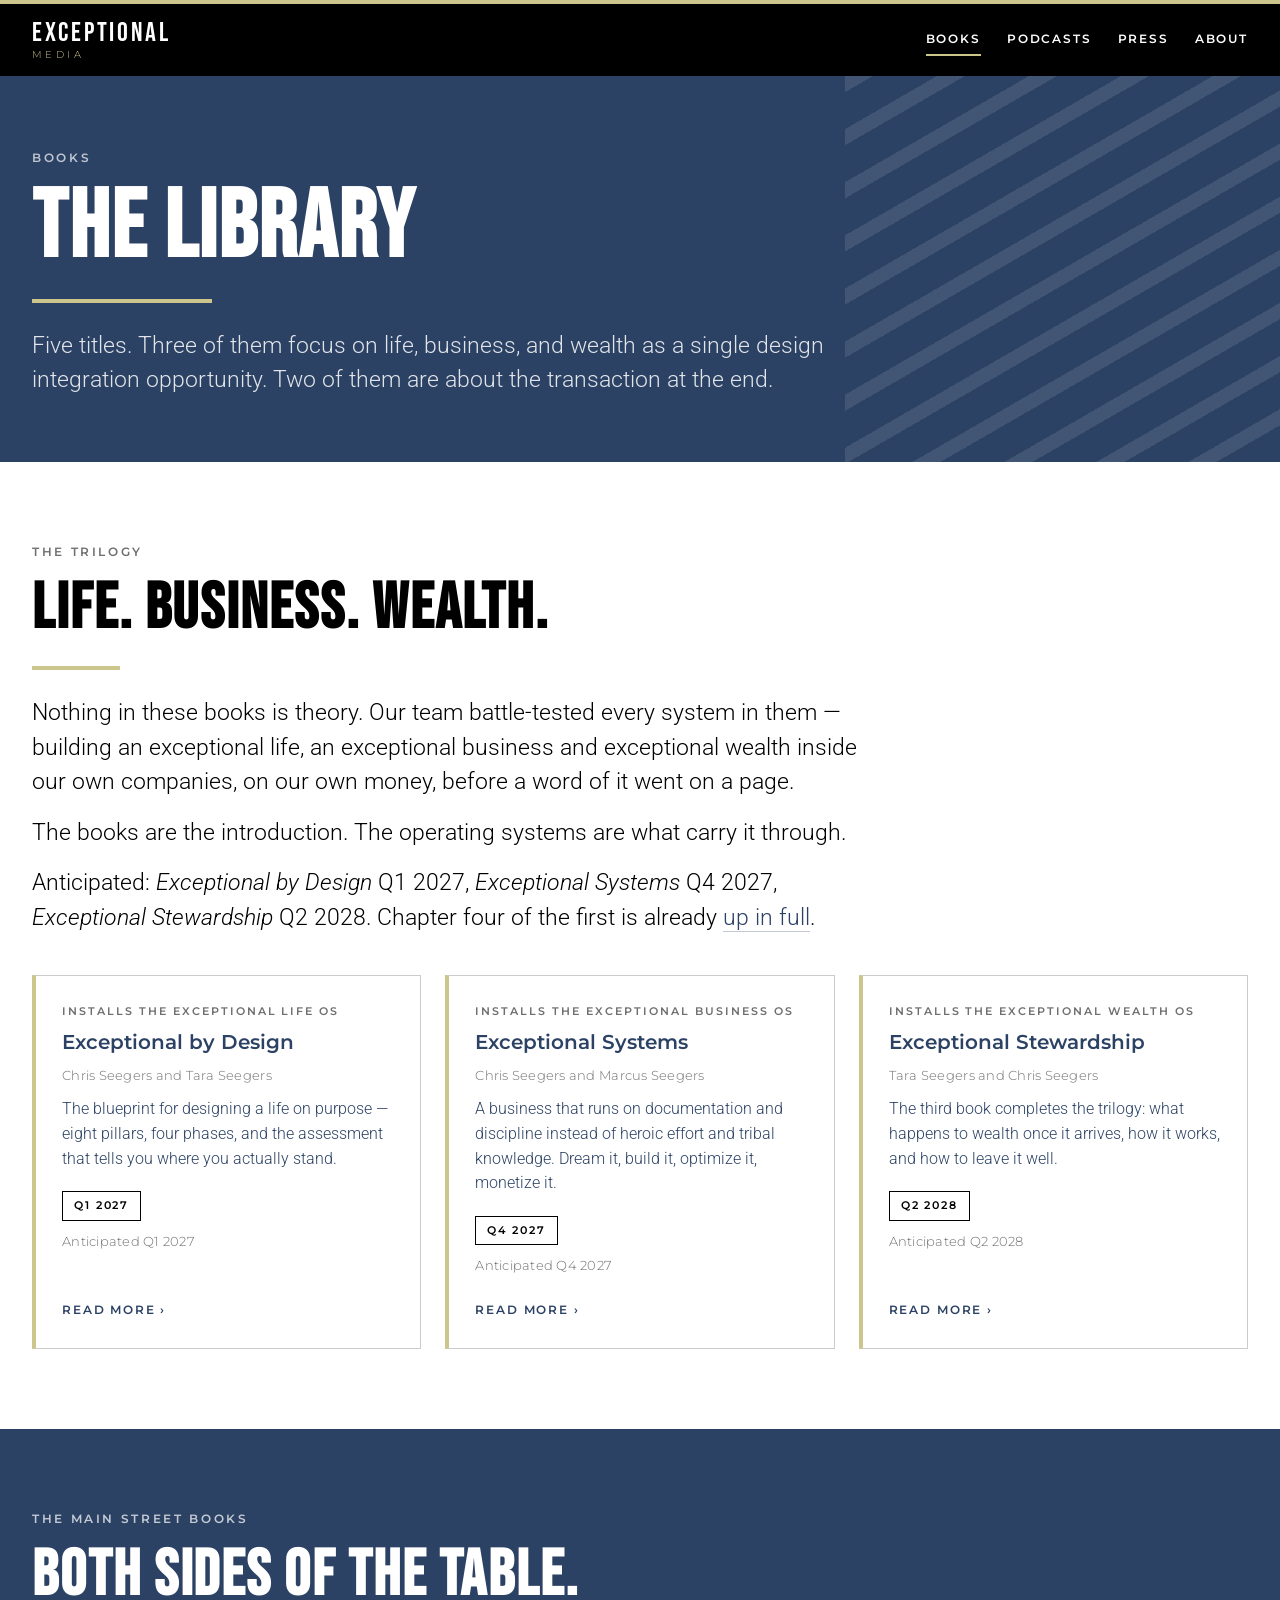
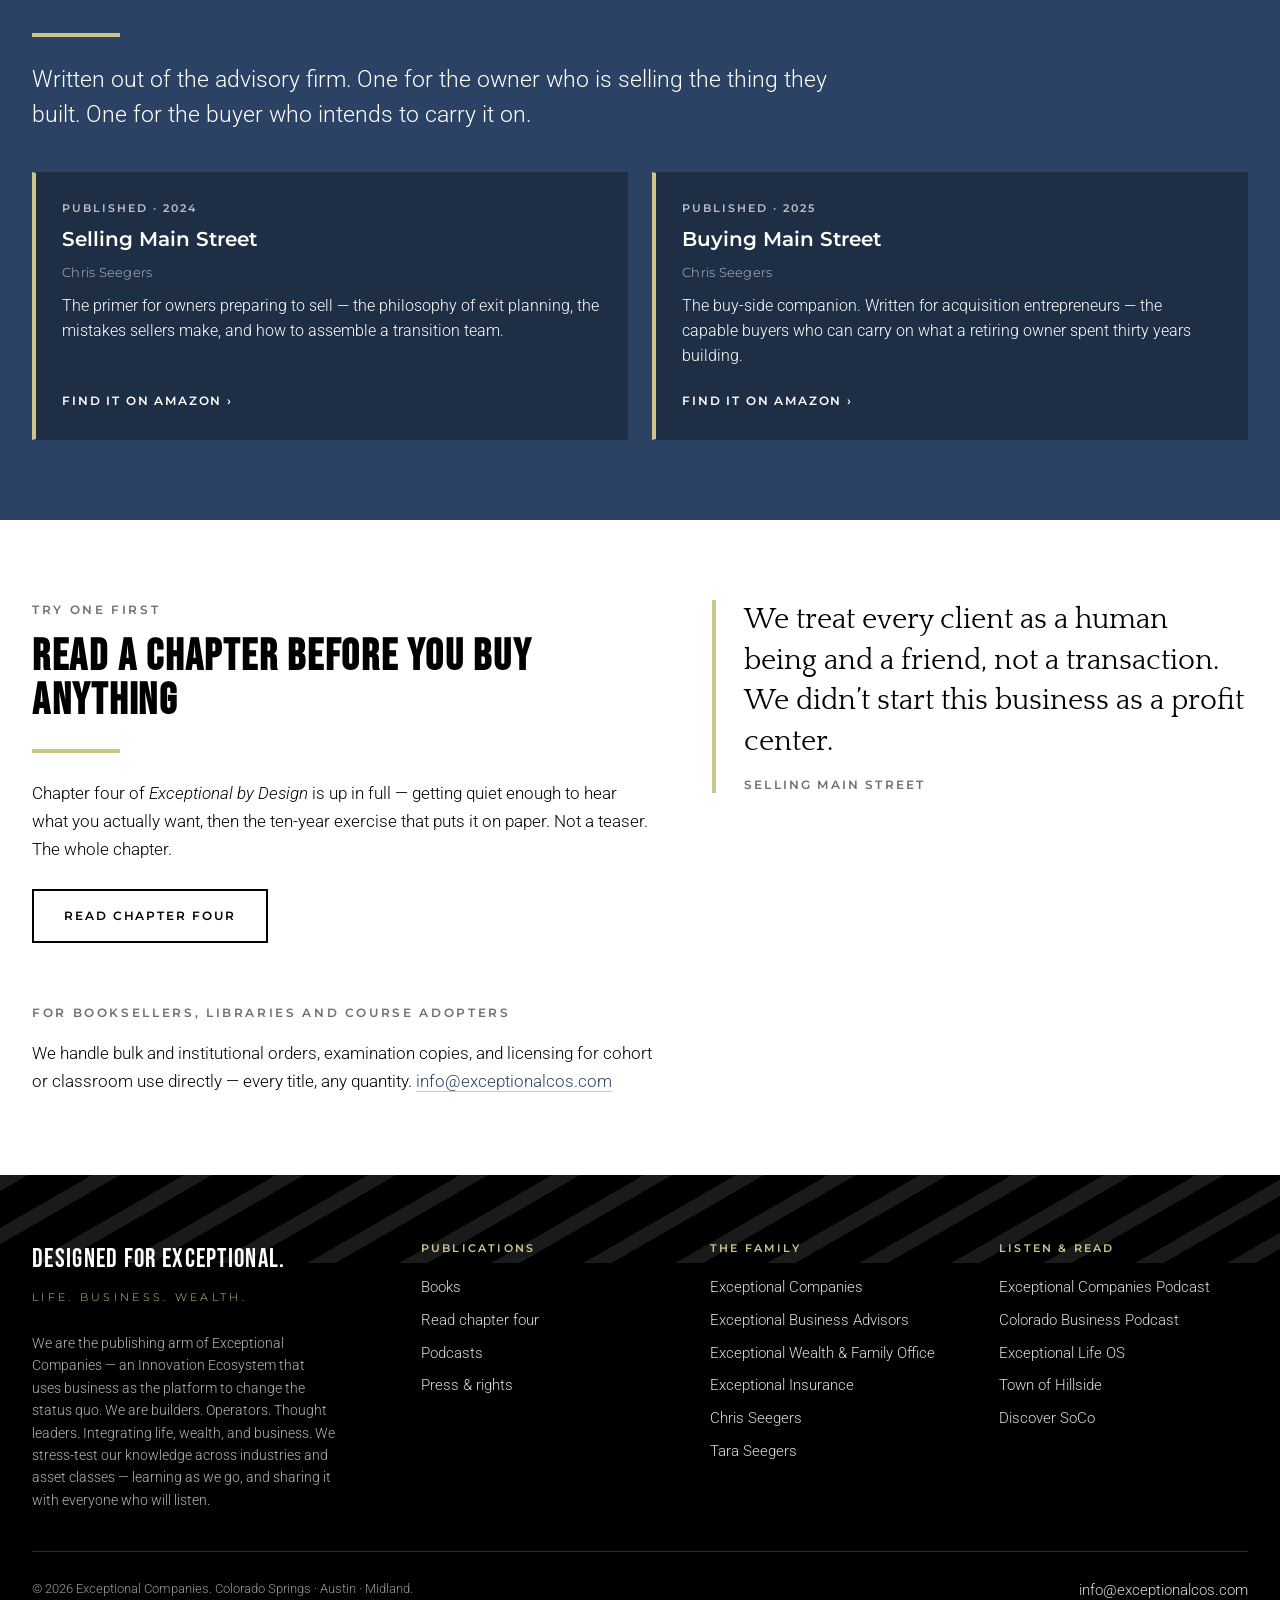
<file: books/index.html>
<!doctype html>
<html lang="en">
<head>
<meta charset="utf-8">
<meta name="viewport" content="width=device-width, initial-scale=1">
<title>Books — Exceptional Media</title>
<meta name="description" content="The Exceptional trilogy — Exceptional by Design, Exceptional Systems and Exceptional Stewardship — plus the Main Street books on selling and buying a business.">
<link rel="canonical" href="https://exceptionalmedia.us/books/">
<meta property="og:type" content="website">
<meta property="og:site_name" content="Exceptional Media">
<meta property="og:title" content="Books — Exceptional Media">
<meta property="og:description" content="The Exceptional trilogy — Exceptional by Design, Exceptional Systems and Exceptional Stewardship — plus the Main Street books on selling and buying a business.">
<meta property="og:url" content="https://exceptionalmedia.us/books/">
<meta property="og:image" content="https://exceptionalmedia.us/assets/og-exceptional-media.png">
<meta property="og:image:width" content="1200">
<meta property="og:image:height" content="630">
<meta property="og:image:alt" content="Exceptional Media — Designed for exceptional. Life. Business. Wealth.">
<meta name="twitter:card" content="summary_large_image">
<meta name="twitter:image" content="https://exceptionalmedia.us/assets/og-exceptional-media.png">
<link rel="icon" href="/assets/favicon.svg" type="image/svg+xml">
<link rel="apple-touch-icon" href="/assets/apple-touch-icon.png">
<meta name="theme-color" content="#000000">
<link rel="preconnect" href="https://fonts.googleapis.com">
<link rel="preconnect" href="https://fonts.gstatic.com" crossorigin>
<link rel="stylesheet" href="https://fonts.googleapis.com/css2?family=Bebas+Neue&family=Montserrat:wght@300;400;600&family=Quattrocento:wght@400;700&family=Roboto:wght@300;400;500&display=swap">
<link rel="stylesheet" href="/assets/exco-media.css">
<script type="application/ld+json">{"@context":"https://schema.org","@graph":[{"@type":"BreadcrumbList","itemListElement":[{"@type":"ListItem","position":1,"name":"Home","item":"https://exceptionalmedia.us/"},{"@type":"ListItem","position":2,"name":"Books","item":"https://exceptionalmedia.us/books/"}]},{"@type":"CollectionPage","name":"Books","url":"https://exceptionalmedia.us/books/","isPartOf":{"@id":"https://exceptionalmedia.us/#site"},"hasPart":[{"@type":"Book","name":"Exceptional by Design","author":[{"@type":"Person","name":"Chris Seegers","url":"https://chrisseegers.com"},{"@type":"Person","name":"Tara Seegers"}],"url":"https://exceptionalmedia.us/books/exceptional-by-design/","publisher":{"@id":"https://exceptionalmedia.us/#org"},"inLanguage":"en-US"},{"@type":"Book","name":"Exceptional Systems","author":[{"@type":"Person","name":"Chris Seegers","url":"https://chrisseegers.com"},{"@type":"Person","name":"Marcus Seegers"}],"url":"https://exceptionalmedia.us/books/exceptional-systems/","publisher":{"@id":"https://exceptionalmedia.us/#org"},"inLanguage":"en-US"},{"@type":"Book","name":"Exceptional Stewardship","author":[{"@type":"Person","name":"Tara Seegers"},{"@type":"Person","name":"Chris Seegers","url":"https://chrisseegers.com"}],"url":"https://exceptionalmedia.us/books/exceptional-stewardship/","publisher":{"@id":"https://exceptionalmedia.us/#org"},"inLanguage":"en-US"},{"@type":"Book","name":"Selling Main Street","author":[{"@type":"Person","name":"Chris Seegers","url":"https://chrisseegers.com"}],"url":"https://exceptionalmedia.us/books/","publisher":{"@id":"https://exceptionalmedia.us/#org"},"inLanguage":"en-US","datePublished":"2024","workExample":{"@type":"Book","bookFormat":"https://schema.org/Paperback","url":"https://www.amazon.com/dp/B0D2B72W18"}},{"@type":"Book","name":"Buying Main Street","author":[{"@type":"Person","name":"Chris Seegers","url":"https://chrisseegers.com"}],"url":"https://exceptionalmedia.us/books/","publisher":{"@id":"https://exceptionalmedia.us/#org"},"inLanguage":"en-US","datePublished":"2025","workExample":{"@type":"Book","bookFormat":"https://schema.org/Paperback","url":"https://www.amazon.com/dp/195787029X"}}]}]}</script>
</head>
<body>

<a class="skip" href="#main">Skip to content</a>

<header class="masthead">
  <div class="bar"></div>
  <div class="inner">
    <!-- Typographic lockup. No authored vector mark exists yet (README, open item 1).
         When the SVG arrives, replace this <a> block with an inline SVG at 0.5X clear space. -->
    <a class="lockup" href="/" aria-label="Exceptional Media — home">
      <span class="m1">EXCEPTIONAL</span>
      <span class="m2">MEDIA</span>
    </a>
    <nav class="nav" aria-label="Primary">
      <a href="/books/" aria-current="page">Books</a>
      <a href="/podcasts/">Podcasts</a>
      <a href="/press/">Press</a>
      <a href="/about/">About</a>
    </nav>
  </div>
</header>

<main id="main">

<section class="pagehead">
  <div class="energy" aria-hidden="true"></div>
  <div class="wrap">
    <div class="eyebrow">Books</div>
    <h1 class="display mt2">The Library</h1>
    <hr class="accentrule wide mt3">
    <p class="lead mt3">Five titles. Three of them focus on life, business, and wealth as a single design integration opportunity. Two of them are about the transaction at the end.</p>
  </div>
</section>

<section class="section">
  <div class="wrap">
    <div class="eyebrow">The trilogy</div>
    <h2 class="h1 mt2">Life. Business. Wealth.</h2>
    <hr class="accentrule mt3">
    <p class="lead mt3">Nothing in these books is theory. Our team battle-tested every system in
      them &mdash; building an exceptional life, an exceptional business and exceptional wealth
      inside our own companies, on our own money, before a word of it went on a page.</p>
    <p class="lead mt2">The books are the introduction. The operating systems are what carry it
      through.</p>
    <p class="lead mt2">Anticipated: <i>Exceptional by Design</i> Q1 2027,
      <i>Exceptional Systems</i> Q4 2027, <i>Exceptional Stewardship</i> Q2 2028. Chapter four of
      the first is already <a href="/books/exceptional-by-design/excerpt/">up in full</a>.</p>
    <div class="grid g3 mt4">
      <a class="card" href="/books/exceptional-by-design/">
      <div class="kicker">Installs the Exceptional Life OS</div>
      <div class="title">Exceptional by Design</div>
      <div class="meta">Chris Seegers and Tara Seegers</div>
      <p>The blueprint for designing a life on purpose &mdash; eight pillars, four phases, and the assessment that tells you where you actually stand.</p>
      <div class="mt1"><span class="pill pill--soon">Q1 2027</span></div>
      <div class="meta">Anticipated Q1 2027</div>
      <span class="go">Read more &rsaquo;</span>
    </a><a class="card" href="/books/exceptional-systems/">
      <div class="kicker">Installs the Exceptional Business OS</div>
      <div class="title">Exceptional Systems</div>
      <div class="meta">Chris Seegers and Marcus Seegers</div>
      <p>A business that runs on documentation and discipline instead of heroic effort and tribal knowledge. Dream it, build it, optimize it, monetize it.</p>
      <div class="mt1"><span class="pill pill--soon">Q4 2027</span></div>
      <div class="meta">Anticipated Q4 2027</div>
      <span class="go">Read more &rsaquo;</span>
    </a><a class="card" href="/books/exceptional-stewardship/">
      <div class="kicker">Installs the Exceptional Wealth OS</div>
      <div class="title">Exceptional Stewardship</div>
      <div class="meta">Tara Seegers and Chris Seegers</div>
      <p>The third book completes the trilogy: what happens to wealth once it arrives, how it works, and how to leave it well.</p>
      <div class="mt1"><span class="pill pill--soon">Q2 2028</span></div>
      <div class="meta">Anticipated Q2 2028</div>
      <span class="go">Read more &rsaquo;</span>
    </a>
    </div>
  </div>
</section>

<section class="section section--navy">
  <div class="wrap">
    <div class="eyebrow">The Main Street books</div>
    <h2 class="h1 mt2">Both sides of the table.</h2>
    <hr class="accentrule mt3">
    <p class="lead mt3">Written out of the advisory firm. One for the owner who is selling
      the thing they built. One for the buyer who intends to carry it on.</p>
    <div class="grid g2 mt4">
      <div class="card card--dark">
        <div class="kicker">Published &middot; 2024</div>
        <div class="title">Selling Main Street</div>
        <div class="meta">Chris Seegers</div>
        <p>The primer for owners preparing to sell &mdash; the philosophy of exit planning, the mistakes sellers make, and how to assemble a transition team.</p>
        <a class="go" href="https://www.amazon.com/dp/B0D2B72W18" rel="noopener" target="_blank">Find it on Amazon &rsaquo;</a>
      </div><div class="card card--dark">
        <div class="kicker">Published &middot; 2025</div>
        <div class="title">Buying Main Street</div>
        <div class="meta">Chris Seegers</div>
        <p>The buy-side companion. Written for acquisition entrepreneurs &mdash; the capable buyers who can carry on what a retiring owner spent thirty years building.</p>
        <a class="go" href="https://www.amazon.com/dp/195787029X" rel="noopener" target="_blank">Find it on Amazon &rsaquo;</a>
      </div>
    </div>
  </div>
</section>

<section class="section">
  <div class="wrap">
    <div class="split">
      <div class="body">
        <div class="eyebrow">Try one first</div>
        <h2 class="h2 mt2">Read a chapter before you buy anything</h2>
        <hr class="accentrule mt3">
        <p class="mt3">Chapter four of <i>Exceptional by Design</i> is up in full &mdash; getting
          quiet enough to hear what you actually want, then the ten-year exercise that puts it on
          paper. Not a teaser. The whole chapter.</p>
        <div class="btnrow mt3">
          <a class="btn btn--ghost" href="/books/exceptional-by-design/excerpt/">Read chapter four</a>
        </div>
      </div>
      <div>
        <blockquote class="pull">We treat every client as a human being and a friend, not a
          transaction. We didn&rsquo;t start this business as a profit center.
          <cite>Selling Main Street</cite></blockquote>
      </div>
    </div>
    <div class="mt5">
      <div class="eyebrow">For booksellers, libraries and course adopters</div>
      <p class="body mt2">We handle bulk and institutional orders, examination copies, and
        licensing for cohort or classroom use directly &mdash; every title, any quantity.
        <a class="mail" data-u="info" data-d="exceptionalcos.com" href="#contact-email" data-show="1">info [at] exceptionalcos [dot] com</a></p>
    </div>
  </div>
</section>

</main>

<footer class="foot">
  <div class="energy" aria-hidden="true"></div>
  <div class="wrap">
    <div class="cols">
      <div>
        <div class="tag">DESIGNED FOR EXCEPTIONAL.<i>LIFE. BUSINESS. WEALTH.</i></div>
        <p class="small mt3" style="color:rgba(255,255,255,.7);max-width:38ch">
          We are the publishing arm of Exceptional Companies &mdash; an Innovation Ecosystem that
          uses business as the platform to change the status quo. We are builders. Operators.
          Thought leaders. Integrating life, wealth, and business. We stress-test our knowledge
          across industries and asset classes &mdash; learning as we go, and sharing it with
          everyone who will listen.</p>
      </div>
      <div>
        <h2>Publications</h2>
        <a href="/books/">Books</a>
        <a href="/books/exceptional-by-design/excerpt/">Read chapter four</a>
        <a href="/podcasts/">Podcasts</a>
        
        <a href="/press/">Press &amp; rights</a>
      </div>
      <div>
        <h2>The family</h2>
        <a href="https://exceptionalcos.com" rel="noopener">Exceptional Companies</a>
        <a href="https://excoadvisors.com" rel="noopener">Exceptional Business Advisors</a>
        <a href="https://www.exceptionalwealth.us" rel="noopener">Exceptional Wealth &amp; Family Office</a>
        <a href="https://insureexceptional.com" rel="noopener">Exceptional Insurance</a>
        <a href="https://chrisseegers.com" rel="noopener">Chris Seegers</a>
        <a href="https://taraseegers.com" rel="noopener">Tara Seegers</a>
      </div>
      <div>
        <h2>Listen &amp; read</h2>
        <a href="https://www.youtube.com/@ExceptionalCompaniesPodcast" rel="noopener">Exceptional Companies Podcast</a>
        <a href="https://www.youtube.com/@ColoradoBusinessPodcast" rel="noopener">Colorado Business Podcast</a>
        <a href="https://exceptional-os.com" rel="noopener">Exceptional Life OS</a>
        <a href="https://townofhillside.com" rel="noopener">Town of Hillside</a>
        <a href="https://discoversoco.com" rel="noopener">Discover SoCo</a>
      </div>
    </div>
    <div class="rule"></div>
    <div class="fine">
      <span>&copy; 2026 Exceptional Companies. Colorado Springs &middot; Austin &middot; Midland.</span>
      <span><a class="mail" id="contact-email" data-u="info" data-d="exceptionalcos.com" data-show="1" href="#contact-email" style="display:inline">info [at] exceptionalcos [dot] com</a></span>
    </div>
  </div>
</footer>

<script>
/* Assembles every .mail address at runtime. The literal string never appears in
   the served HTML, so source scrapers and regex harvesters come up empty. */
(function () {
  var n = document.getElementsByClassName('mail');
  for (var i = 0; i < n.length; i++) {
    var e = n[i], u = e.getAttribute('data-u'), d = e.getAttribute('data-d');
    if (!u || !d) continue;
    var addr = u + String.fromCharCode(64) + d, sub = e.getAttribute('data-s');
    e.setAttribute('href', 'mailto:' + addr + (sub ? '?subject=' + sub : ''));
    if (e.getAttribute('data-show')) e.textContent = addr;
  }
})();
</script>

</body>
</html>
</file>
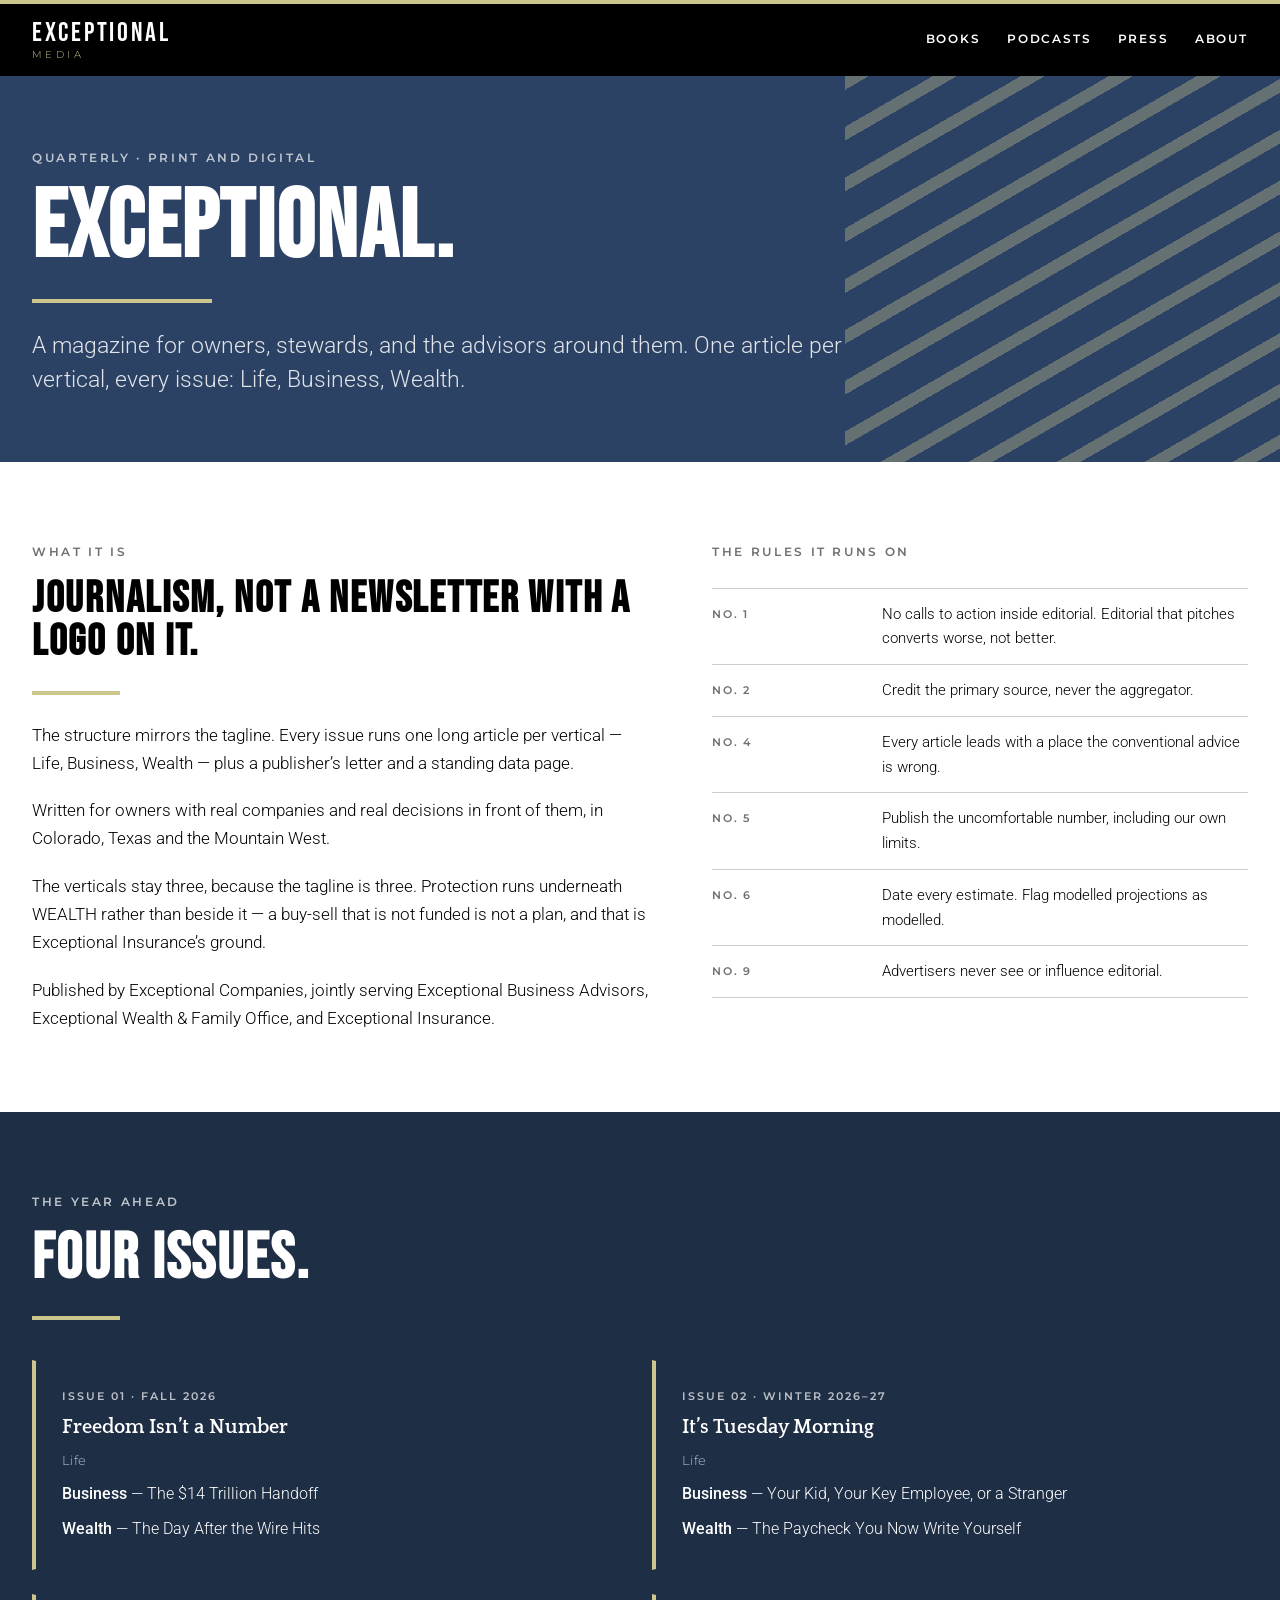
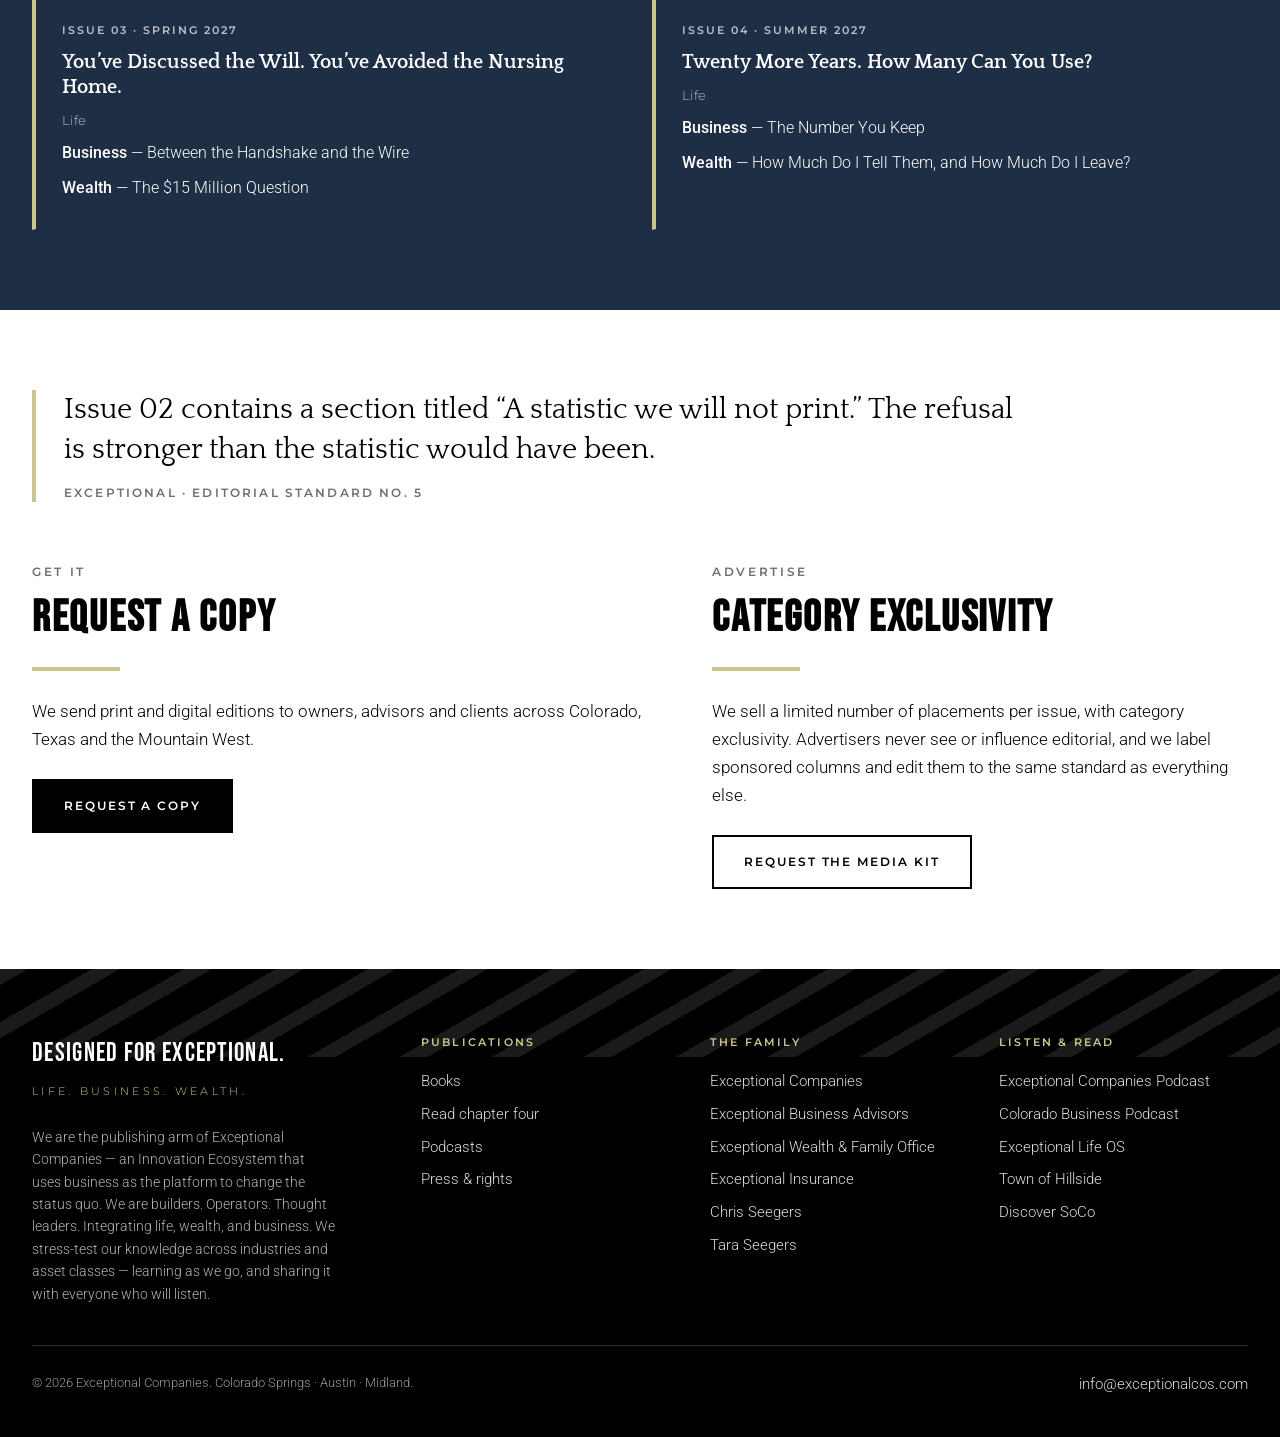
<file: magazine/index.html>
<!doctype html>
<html lang="en">
<head>
<meta charset="utf-8">
<meta name="viewport" content="width=device-width, initial-scale=1">
<title>EXCEPTIONAL Magazine — Exceptional Media</title>
<meta name="description" content="EXCEPTIONAL is a quarterly magazine for Main Street business owners and their advisors. One article per vertical every issue: Life, Business, Wealth.">
<link rel="canonical" href="https://exceptionalmedia.us/magazine/">
<meta property="og:type" content="website">
<meta property="og:site_name" content="Exceptional Media">
<meta property="og:title" content="EXCEPTIONAL Magazine — Exceptional Media">
<meta property="og:description" content="EXCEPTIONAL is a quarterly magazine for Main Street business owners and their advisors. One article per vertical every issue: Life, Business, Wealth.">
<meta property="og:url" content="https://exceptionalmedia.us/magazine/">
<meta property="og:image" content="https://exceptionalmedia.us/assets/og-exceptional-media.png">
<meta property="og:image:width" content="1200">
<meta property="og:image:height" content="630">
<meta property="og:image:alt" content="Exceptional Media — Designed for exceptional. Life. Business. Wealth.">
<meta name="twitter:card" content="summary_large_image">
<meta name="twitter:image" content="https://exceptionalmedia.us/assets/og-exceptional-media.png">
<link rel="icon" href="/assets/favicon.svg" type="image/svg+xml">
<link rel="apple-touch-icon" href="/assets/apple-touch-icon.png">
<meta name="theme-color" content="#000000">
<!-- Unpromoted until the EXCEPTIONAL blockers clear. See MAGAZINE_PROMOTED in build.py. -->
<meta name="robots" content="noindex, follow">
<link rel="preconnect" href="https://fonts.googleapis.com">
<link rel="preconnect" href="https://fonts.gstatic.com" crossorigin>
<link rel="stylesheet" href="https://fonts.googleapis.com/css2?family=Bebas+Neue&family=Montserrat:wght@300;400;600&family=Quattrocento:wght@400;700&family=Roboto:wght@300;400;500&display=swap">
<link rel="stylesheet" href="/assets/exco-media.css">
</head>
<body>

<a class="skip" href="#main">Skip to content</a>

<header class="masthead">
  <div class="bar"></div>
  <div class="inner">
    <!-- Typographic lockup. No authored vector mark exists yet (README, open item 1).
         When the SVG arrives, replace this <a> block with an inline SVG at 0.5X clear space. -->
    <a class="lockup" href="/" aria-label="Exceptional Media — home">
      <span class="m1">EXCEPTIONAL</span>
      <span class="m2">MEDIA</span>
    </a>
    <nav class="nav" aria-label="Primary">
      <a href="/books/">Books</a>
      <a href="/podcasts/">Podcasts</a>
      <a href="/press/">Press</a>
      <a href="/about/">About</a>
    </nav>
  </div>
</header>

<main id="main">

<section class="pagehead">
  <div class="energy energy--gold" aria-hidden="true" style="opacity:.35"></div>
  <div class="wrap">
    <div class="eyebrow">Quarterly &middot; print and digital</div>
    <h1 class="display mt2">EXCEPTIONAL.</h1>
    <hr class="accentrule wide mt3">
    <p class="lead mt3">A magazine for owners, stewards, and the advisors around them. One
      article per vertical, every issue: Life, Business, Wealth.</p>
  </div>
</section>

<section class="section">
  <div class="wrap">
    <div class="split">
      <div class="body">
        <div class="eyebrow">What it is</div>
        <h2 class="h2 mt2">Journalism, not a newsletter with a logo on it.</h2>
        <hr class="accentrule mt3">
        <p class="mt3">The structure mirrors the tagline. Every issue runs one long article per
          vertical &mdash; Life, Business, Wealth &mdash; plus a publisher&rsquo;s letter and a
          standing data page.</p>
        <p>Written for owners with real companies and real decisions in front of them, in
          Colorado, Texas and the Mountain West.</p>
        <p>The verticals stay three, because the tagline is three. Protection runs underneath
          WEALTH rather than beside it &mdash; a buy-sell that is not funded is not a plan, and
          that is Exceptional Insurance&rsquo;s ground.</p>
        <p>Published by Exceptional Companies, jointly serving Exceptional Business Advisors,
          Exceptional Wealth &amp; Family Office, and Exceptional Insurance.</p>
      </div>
      <div>
        <div class="eyebrow">The rules it runs on</div>
        <div class="mt3">
          <div class="factrow"><span class="k">No. 1</span><span>No calls to action inside editorial. Editorial that pitches converts worse, not better.</span></div>
          <div class="factrow"><span class="k">No. 2</span><span>Credit the primary source, never the aggregator.</span></div>
          <div class="factrow"><span class="k">No. 4</span><span>Every article leads with a place the conventional advice is wrong.</span></div>
          <div class="factrow"><span class="k">No. 5</span><span>Publish the uncomfortable number, including our own limits.</span></div>
          <div class="factrow"><span class="k">No. 6</span><span>Date every estimate. Flag modelled projections as modelled.</span></div>
          <div class="factrow"><span class="k">No. 9</span><span>Advertisers never see or influence editorial.</span></div>
        </div>
      </div>
    </div>
  </div>
</section>

<section class="section section--deep">
    <div class="wrap" style="position:relative;z-index:2">
    <div class="eyebrow">The year ahead</div>
    <h2 class="h1 mt2">Four issues.</h2>
    <hr class="accentrule mt3">
    <div class="grid g2 mt4">
      <div class="card card--dark">
        <div class="kicker">Issue 01 &middot; Fall 2026</div>
        <div class="title" style="font-family:var(--font-serif);font-weight:700">Freedom Isn&rsquo;t a Number</div>
        <div class="meta">Life</div>
        <p><b style="font-weight:500">Business</b> &mdash; The $14 Trillion Handoff</p>
        <p><b style="font-weight:500">Wealth</b> &mdash; The Day After the Wire Hits</p>
      </div><div class="card card--dark">
        <div class="kicker">Issue 02 &middot; Winter 2026&ndash;27</div>
        <div class="title" style="font-family:var(--font-serif);font-weight:700">It&rsquo;s Tuesday Morning</div>
        <div class="meta">Life</div>
        <p><b style="font-weight:500">Business</b> &mdash; Your Kid, Your Key Employee, or a Stranger</p>
        <p><b style="font-weight:500">Wealth</b> &mdash; The Paycheck You Now Write Yourself</p>
      </div><div class="card card--dark">
        <div class="kicker">Issue 03 &middot; Spring 2027</div>
        <div class="title" style="font-family:var(--font-serif);font-weight:700">You&rsquo;ve Discussed the Will. You&rsquo;ve Avoided the Nursing Home.</div>
        <div class="meta">Life</div>
        <p><b style="font-weight:500">Business</b> &mdash; Between the Handshake and the Wire</p>
        <p><b style="font-weight:500">Wealth</b> &mdash; The $15 Million Question</p>
      </div><div class="card card--dark">
        <div class="kicker">Issue 04 &middot; Summer 2027</div>
        <div class="title" style="font-family:var(--font-serif);font-weight:700">Twenty More Years. How Many Can You Use?</div>
        <div class="meta">Life</div>
        <p><b style="font-weight:500">Business</b> &mdash; The Number You Keep</p>
        <p><b style="font-weight:500">Wealth</b> &mdash; How Much Do I Tell Them, and How Much Do I Leave?</p>
      </div>
    </div>
  </div>
</section>

<section class="section">
  <div class="wrap">
    <blockquote class="pull">Issue 02 contains a section titled &ldquo;A statistic we will not
      print.&rdquo; The refusal is stronger than the statistic would have been.
      <cite>EXCEPTIONAL &middot; editorial standard no. 5</cite></blockquote>
    <div class="split mt5">
      <div class="body">
        <div class="eyebrow">Get it</div>
        <h2 class="h2 mt2">Request a copy</h2>
        <hr class="accentrule mt3">
        <p class="mt3">We send print and digital editions to owners, advisors and clients across
          Colorado, Texas and the Mountain West.</p>
        <div class="btnrow mt3">
          <a class="mail btn" data-u="info" data-d="exceptionalcos.com" href="#contact-email" data-s="EXCEPTIONAL%20magazine%20%E2%80%94%20request%20a%20copy">Request a copy</a>
        </div>
      </div>
      <div class="body">
        <div class="eyebrow">Advertise</div>
        <h2 class="h2 mt2">Category exclusivity</h2>
        <hr class="accentrule mt3">
        <p class="mt3">We sell a limited number of placements per issue, with category exclusivity.
          Advertisers never see or influence editorial, and we label sponsored columns and edit
          them to the same standard as everything else.</p>
        <div class="btnrow mt3">
          <a class="mail btn btn--ghost" data-u="info" data-d="exceptionalcos.com" href="#contact-email" data-s="EXCEPTIONAL%20magazine%20%E2%80%94%20advertising">Request the media kit</a>
        </div>
      </div>
    </div>
  </div>
</section>

</main>

<footer class="foot">
  <div class="energy" aria-hidden="true"></div>
  <div class="wrap">
    <div class="cols">
      <div>
        <div class="tag">DESIGNED FOR EXCEPTIONAL.<i>LIFE. BUSINESS. WEALTH.</i></div>
        <p class="small mt3" style="color:rgba(255,255,255,.7);max-width:38ch">
          We are the publishing arm of Exceptional Companies &mdash; an Innovation Ecosystem that
          uses business as the platform to change the status quo. We are builders. Operators.
          Thought leaders. Integrating life, wealth, and business. We stress-test our knowledge
          across industries and asset classes &mdash; learning as we go, and sharing it with
          everyone who will listen.</p>
      </div>
      <div>
        <h2>Publications</h2>
        <a href="/books/">Books</a>
        <a href="/books/exceptional-by-design/excerpt/">Read chapter four</a>
        <a href="/podcasts/">Podcasts</a>
        
        <a href="/press/">Press &amp; rights</a>
      </div>
      <div>
        <h2>The family</h2>
        <a href="https://exceptionalcos.com" rel="noopener">Exceptional Companies</a>
        <a href="https://excoadvisors.com" rel="noopener">Exceptional Business Advisors</a>
        <a href="https://www.exceptionalwealth.us" rel="noopener">Exceptional Wealth &amp; Family Office</a>
        <a href="https://insureexceptional.com" rel="noopener">Exceptional Insurance</a>
        <a href="https://chrisseegers.com" rel="noopener">Chris Seegers</a>
        <a href="https://taraseegers.com" rel="noopener">Tara Seegers</a>
      </div>
      <div>
        <h2>Listen &amp; read</h2>
        <a href="https://www.youtube.com/@ExceptionalCompaniesPodcast" rel="noopener">Exceptional Companies Podcast</a>
        <a href="https://www.youtube.com/@ColoradoBusinessPodcast" rel="noopener">Colorado Business Podcast</a>
        <a href="https://exceptional-os.com" rel="noopener">Exceptional Life OS</a>
        <a href="https://townofhillside.com" rel="noopener">Town of Hillside</a>
        <a href="https://discoversoco.com" rel="noopener">Discover SoCo</a>
      </div>
    </div>
    <div class="rule"></div>
    <div class="fine">
      <span>&copy; 2026 Exceptional Companies. Colorado Springs &middot; Austin &middot; Midland.</span>
      <span><a class="mail" id="contact-email" data-u="info" data-d="exceptionalcos.com" data-show="1" href="#contact-email" style="display:inline">info [at] exceptionalcos [dot] com</a></span>
    </div>
  </div>
</footer>

<script>
/* Assembles every .mail address at runtime. The literal string never appears in
   the served HTML, so source scrapers and regex harvesters come up empty. */
(function () {
  var n = document.getElementsByClassName('mail');
  for (var i = 0; i < n.length; i++) {
    var e = n[i], u = e.getAttribute('data-u'), d = e.getAttribute('data-d');
    if (!u || !d) continue;
    var addr = u + String.fromCharCode(64) + d, sub = e.getAttribute('data-s');
    e.setAttribute('href', 'mailto:' + addr + (sub ? '?subject=' + sub : ''));
    if (e.getAttribute('data-show')) e.textContent = addr;
  }
})();
</script>

</body>
</html>
</file>
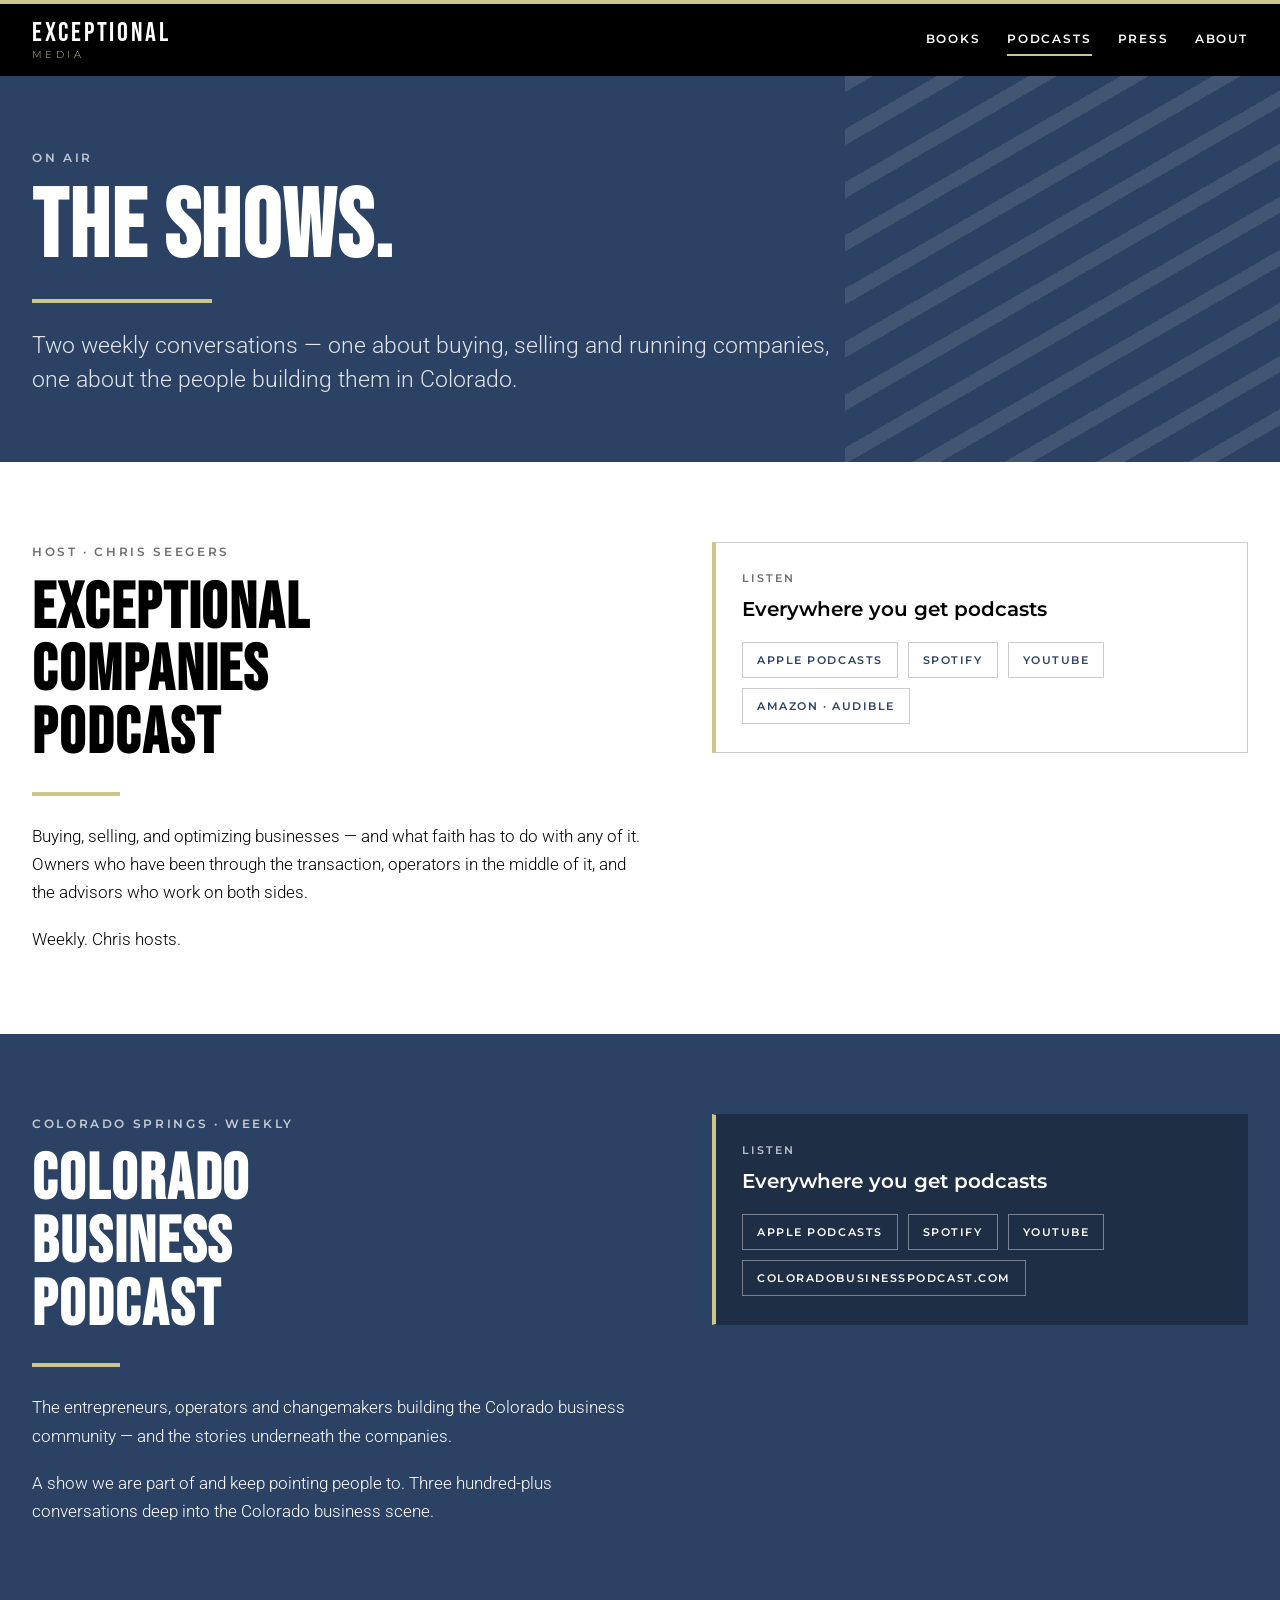
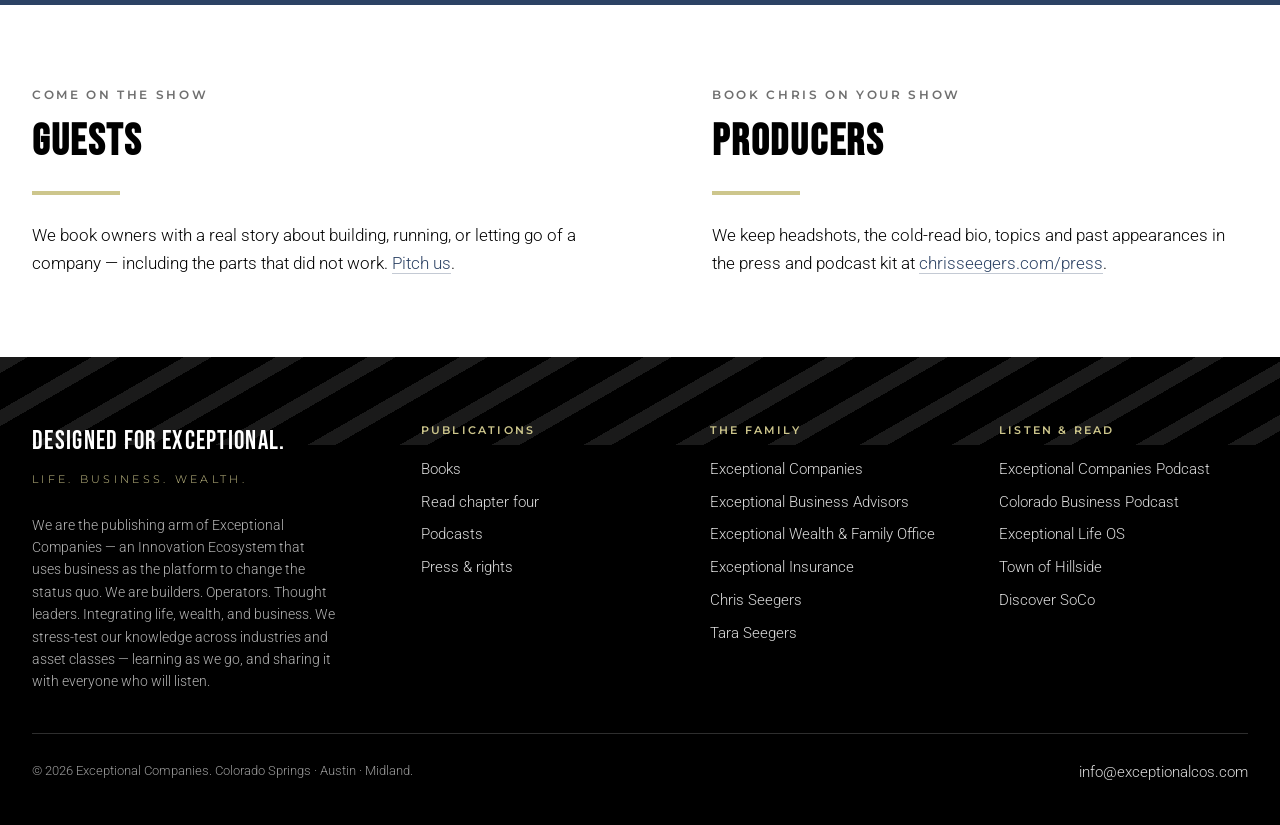
<file: podcasts/index.html>
<!doctype html>
<html lang="en">
<head>
<meta charset="utf-8">
<meta name="viewport" content="width=device-width, initial-scale=1">
<title>Podcasts — Exceptional Media</title>
<meta name="description" content="The Exceptional Companies Podcast and the Colorado Business Podcast, hosted and co-hosted by Chris Seegers. Listen on Apple, Spotify and YouTube.">
<link rel="canonical" href="https://exceptionalmedia.us/podcasts/">
<meta property="og:type" content="website">
<meta property="og:site_name" content="Exceptional Media">
<meta property="og:title" content="Podcasts — Exceptional Media">
<meta property="og:description" content="The Exceptional Companies Podcast and the Colorado Business Podcast, hosted and co-hosted by Chris Seegers. Listen on Apple, Spotify and YouTube.">
<meta property="og:url" content="https://exceptionalmedia.us/podcasts/">
<meta property="og:image" content="https://exceptionalmedia.us/assets/og-exceptional-media.png">
<meta property="og:image:width" content="1200">
<meta property="og:image:height" content="630">
<meta property="og:image:alt" content="Exceptional Media — Designed for exceptional. Life. Business. Wealth.">
<meta name="twitter:card" content="summary_large_image">
<meta name="twitter:image" content="https://exceptionalmedia.us/assets/og-exceptional-media.png">
<link rel="icon" href="/assets/favicon.svg" type="image/svg+xml">
<link rel="apple-touch-icon" href="/assets/apple-touch-icon.png">
<meta name="theme-color" content="#000000">
<link rel="preconnect" href="https://fonts.googleapis.com">
<link rel="preconnect" href="https://fonts.gstatic.com" crossorigin>
<link rel="stylesheet" href="https://fonts.googleapis.com/css2?family=Bebas+Neue&family=Montserrat:wght@300;400;600&family=Quattrocento:wght@400;700&family=Roboto:wght@300;400;500&display=swap">
<link rel="stylesheet" href="/assets/exco-media.css">
<script type="application/ld+json">{"@context":"https://schema.org","@graph":[{"@type":"BreadcrumbList","itemListElement":[{"@type":"ListItem","position":1,"name":"Home","item":"https://exceptionalmedia.us/"},{"@type":"ListItem","position":2,"name":"Podcasts","item":"https://exceptionalmedia.us/podcasts/"}]},{"@type":"PodcastSeries","name":"Exceptional Companies Podcast","url":"https://exceptionalmedia.us/podcasts/","author":{"@type":"Person","name":"Chris Seegers","url":"https://chrisseegers.com"},"publisher":{"@id":"https://exceptionalmedia.us/#org"},"description":"Buying, selling and optimizing businesses — and what faith has to do with any of it.","sameAs":["https://podcasts.apple.com/us/podcast/exceptional-companies-podcast/id1765569160","https://open.spotify.com/show/5JzPgkrevSMZCFWsXkglJv","https://www.youtube.com/@ExceptionalCompaniesPodcast"]},{"@type":"PodcastSeries","name":"Colorado Business Podcast","url":"https://coloradobusinesspodcast.com","description":"The entrepreneurs, operators and changemakers building the Colorado business community.","sameAs":["https://podcasts.apple.com/us/podcast/colorado-business-podcast/id1492740546","https://open.spotify.com/show/1jSQ8OQSi0rprCcxTGx0KB","https://www.youtube.com/@ColoradoBusinessPodcast"]}]}</script>
</head>
<body>

<a class="skip" href="#main">Skip to content</a>

<header class="masthead">
  <div class="bar"></div>
  <div class="inner">
    <!-- Typographic lockup. No authored vector mark exists yet (README, open item 1).
         When the SVG arrives, replace this <a> block with an inline SVG at 0.5X clear space. -->
    <a class="lockup" href="/" aria-label="Exceptional Media — home">
      <span class="m1">EXCEPTIONAL</span>
      <span class="m2">MEDIA</span>
    </a>
    <nav class="nav" aria-label="Primary">
      <a href="/books/">Books</a>
      <a href="/podcasts/" aria-current="page">Podcasts</a>
      <a href="/press/">Press</a>
      <a href="/about/">About</a>
    </nav>
  </div>
</header>

<main id="main">

<section class="pagehead">
  <div class="energy" aria-hidden="true"></div>
  <div class="wrap">
    <div class="eyebrow">On air</div>
    <h1 class="display mt2">The shows.</h1>
    <hr class="accentrule wide mt3">
    <p class="lead mt3">Two weekly conversations &mdash; one about buying, selling and running companies, one about the people building them in Colorado.</p>
  </div>
</section>

<section class="section">
  <div class="wrap">
    <div class="split">
      <div class="body">
        <div class="eyebrow">Host &middot; Chris Seegers</div>
        <h2 class="h1 mt2">Exceptional<br>Companies<br>Podcast</h2>
        <hr class="accentrule mt3">
        <p class="mt3">Buying, selling, and optimizing businesses &mdash; and what faith has to do
          with any of it. Owners who have been through the transaction, operators in the middle of
          it, and the advisors who work on both sides.</p>
        <p>Weekly. Chris hosts.</p>
      </div>
      <div>
        <div class="card">
          <div class="kicker">Listen</div>
          <div class="title">Everywhere you get podcasts</div>
          <div class="chips">
            <a class="chip" href="https://podcasts.apple.com/us/podcast/exceptional-companies-podcast/id1765569160" rel="noopener" target="_blank">Apple Podcasts</a>
            <a class="chip" href="https://open.spotify.com/show/5JzPgkrevSMZCFWsXkglJv" rel="noopener" target="_blank">Spotify</a>
            <a class="chip" href="https://www.youtube.com/@ExceptionalCompaniesPodcast" rel="noopener" target="_blank">YouTube</a>
            <a class="chip" href="https://www.amazon.com/Exceptional-Companies-Podcast/dp/B0DFMRW5KY" rel="noopener" target="_blank">Amazon &middot; Audible</a>
          </div>
        </div>
      </div>
    </div>
  </div>
</section>

<section class="section section--navy">
  <div class="wrap">
    <div class="split">
      <div class="body">
        <div class="eyebrow">Colorado Springs &middot; weekly</div>
        <h2 class="h1 mt2">Colorado<br>Business<br>Podcast</h2>
        <hr class="accentrule mt3">
        <p class="mt3">The entrepreneurs, operators and changemakers building the Colorado
          business community &mdash; and the stories underneath the companies.</p>
        <p>A show we are part of and keep pointing people to. Three hundred-plus conversations
          deep into the Colorado business scene.</p>
      </div>
      <div>
        <div class="card card--dark">
          <div class="kicker">Listen</div>
          <div class="title">Everywhere you get podcasts</div>
          <div class="chips">
            <a class="chip" style="border-color:rgba(255,255,255,.4);color:#fff" href="https://podcasts.apple.com/us/podcast/colorado-business-podcast/id1492740546" rel="noopener" target="_blank">Apple Podcasts</a>
            <a class="chip" style="border-color:rgba(255,255,255,.4);color:#fff" href="https://open.spotify.com/show/1jSQ8OQSi0rprCcxTGx0KB" rel="noopener" target="_blank">Spotify</a>
            <a class="chip" style="border-color:rgba(255,255,255,.4);color:#fff" href="https://www.youtube.com/@ColoradoBusinessPodcast" rel="noopener" target="_blank">YouTube</a>
            <a class="chip" style="border-color:rgba(255,255,255,.4);color:#fff" href="https://coloradobusinesspodcast.com" rel="noopener" target="_blank">coloradobusinesspodcast.com</a>
          </div>
        </div>
      </div>
    </div>
  </div>
</section>

<section class="section">
  <div class="wrap">
    <div class="split">
      <div class="body">
        <div class="eyebrow">Come on the show</div>
        <h2 class="h2 mt2">Guests</h2>
        <hr class="accentrule mt3">
        <p class="mt3">We book owners with a real story about building, running, or letting go of
          a company &mdash; including the parts that did not work.
          <a class="mail" data-u="info" data-d="exceptionalcos.com" href="#contact-email" data-s="Podcast%20guest%20pitch">Pitch us</a>.</p>
      </div>
      <div class="body">
        <div class="eyebrow">Book Chris on your show</div>
        <h2 class="h2 mt2">Producers</h2>
        <hr class="accentrule mt3">
        <p class="mt3">We keep headshots, the cold-read bio, topics and past appearances in the
          press and podcast kit at
          <a href="https://chrisseegers.com/press" rel="noopener" target="_blank">chrisseegers.com/press</a>.</p>
      </div>
    </div>
  </div>
</section>

</main>

<footer class="foot">
  <div class="energy" aria-hidden="true"></div>
  <div class="wrap">
    <div class="cols">
      <div>
        <div class="tag">DESIGNED FOR EXCEPTIONAL.<i>LIFE. BUSINESS. WEALTH.</i></div>
        <p class="small mt3" style="color:rgba(255,255,255,.7);max-width:38ch">
          We are the publishing arm of Exceptional Companies &mdash; an Innovation Ecosystem that
          uses business as the platform to change the status quo. We are builders. Operators.
          Thought leaders. Integrating life, wealth, and business. We stress-test our knowledge
          across industries and asset classes &mdash; learning as we go, and sharing it with
          everyone who will listen.</p>
      </div>
      <div>
        <h2>Publications</h2>
        <a href="/books/">Books</a>
        <a href="/books/exceptional-by-design/excerpt/">Read chapter four</a>
        <a href="/podcasts/">Podcasts</a>
        
        <a href="/press/">Press &amp; rights</a>
      </div>
      <div>
        <h2>The family</h2>
        <a href="https://exceptionalcos.com" rel="noopener">Exceptional Companies</a>
        <a href="https://excoadvisors.com" rel="noopener">Exceptional Business Advisors</a>
        <a href="https://www.exceptionalwealth.us" rel="noopener">Exceptional Wealth &amp; Family Office</a>
        <a href="https://insureexceptional.com" rel="noopener">Exceptional Insurance</a>
        <a href="https://chrisseegers.com" rel="noopener">Chris Seegers</a>
        <a href="https://taraseegers.com" rel="noopener">Tara Seegers</a>
      </div>
      <div>
        <h2>Listen &amp; read</h2>
        <a href="https://www.youtube.com/@ExceptionalCompaniesPodcast" rel="noopener">Exceptional Companies Podcast</a>
        <a href="https://www.youtube.com/@ColoradoBusinessPodcast" rel="noopener">Colorado Business Podcast</a>
        <a href="https://exceptional-os.com" rel="noopener">Exceptional Life OS</a>
        <a href="https://townofhillside.com" rel="noopener">Town of Hillside</a>
        <a href="https://discoversoco.com" rel="noopener">Discover SoCo</a>
      </div>
    </div>
    <div class="rule"></div>
    <div class="fine">
      <span>&copy; 2026 Exceptional Companies. Colorado Springs &middot; Austin &middot; Midland.</span>
      <span><a class="mail" id="contact-email" data-u="info" data-d="exceptionalcos.com" data-show="1" href="#contact-email" style="display:inline">info [at] exceptionalcos [dot] com</a></span>
    </div>
  </div>
</footer>

<script>
/* Assembles every .mail address at runtime. The literal string never appears in
   the served HTML, so source scrapers and regex harvesters come up empty. */
(function () {
  var n = document.getElementsByClassName('mail');
  for (var i = 0; i < n.length; i++) {
    var e = n[i], u = e.getAttribute('data-u'), d = e.getAttribute('data-d');
    if (!u || !d) continue;
    var addr = u + String.fromCharCode(64) + d, sub = e.getAttribute('data-s');
    e.setAttribute('href', 'mailto:' + addr + (sub ? '?subject=' + sub : ''));
    if (e.getAttribute('data-show')) e.textContent = addr;
  }
})();
</script>

</body>
</html>
</file>
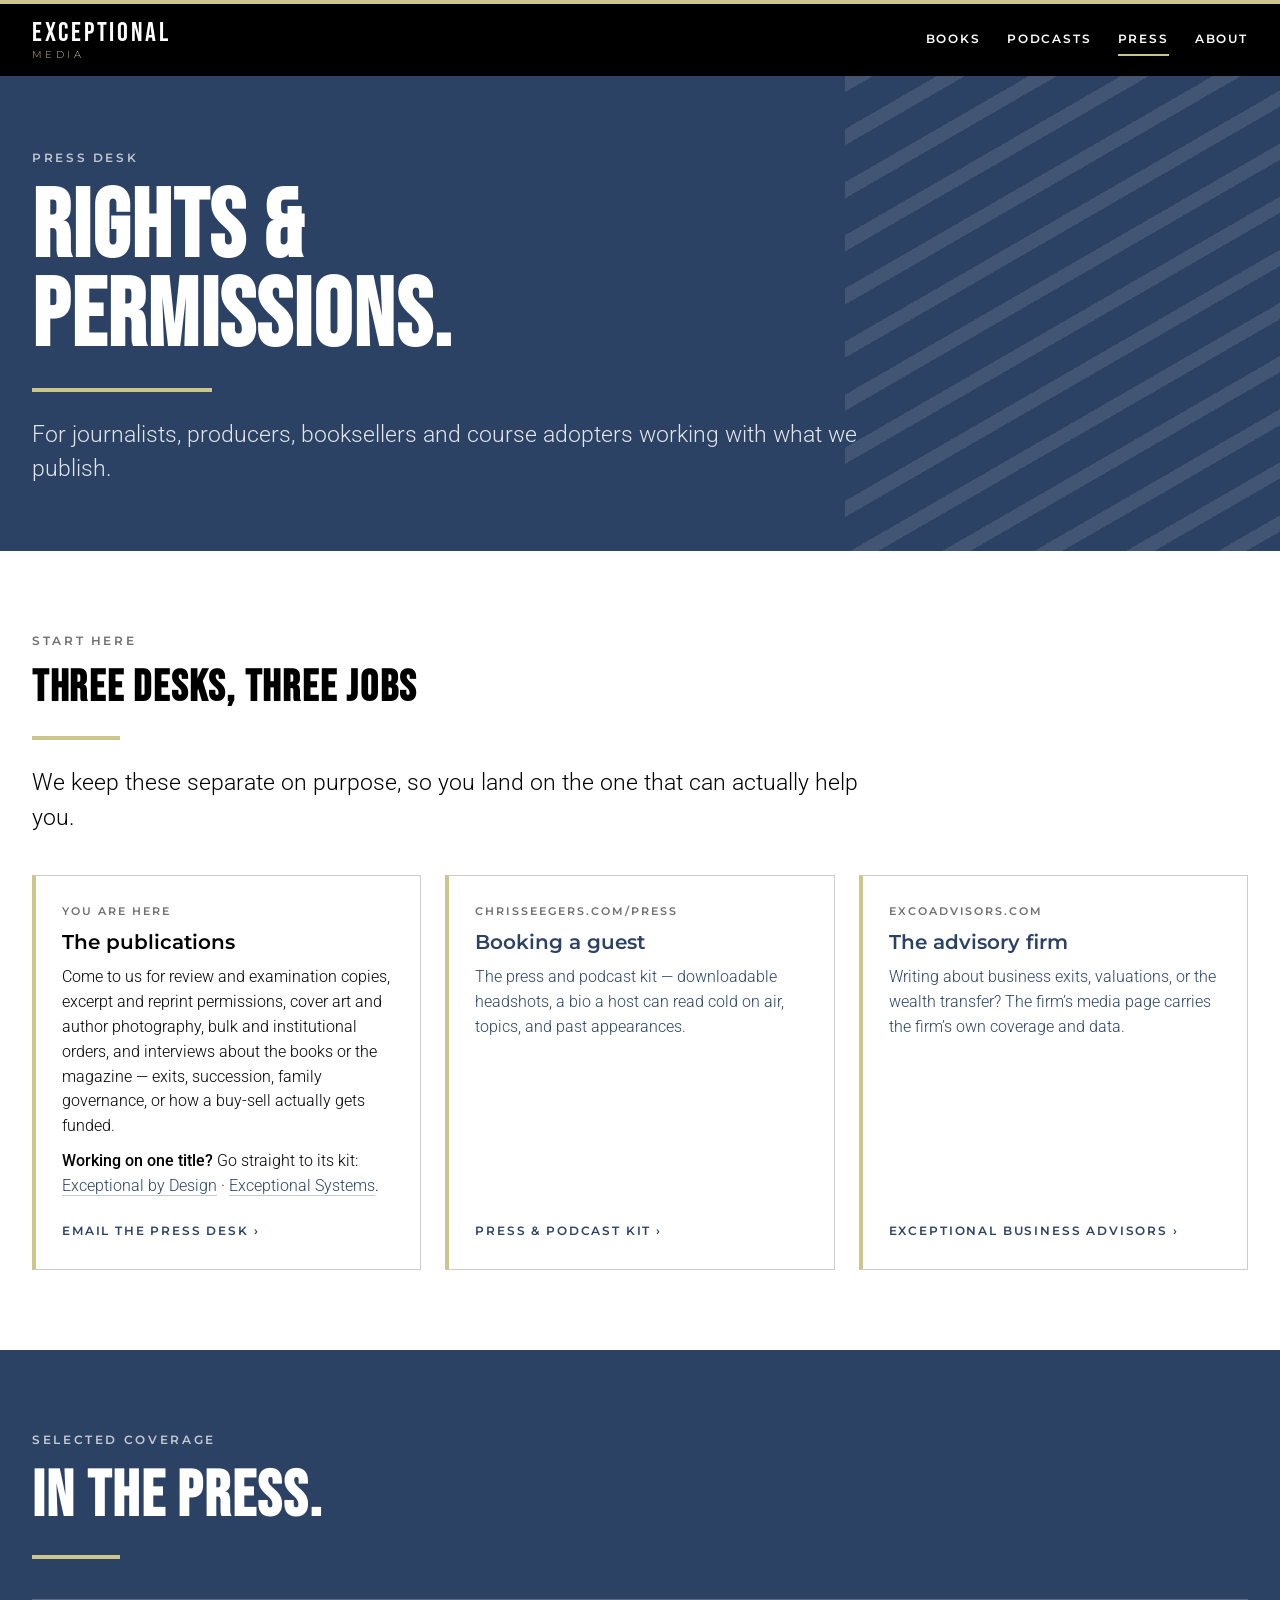
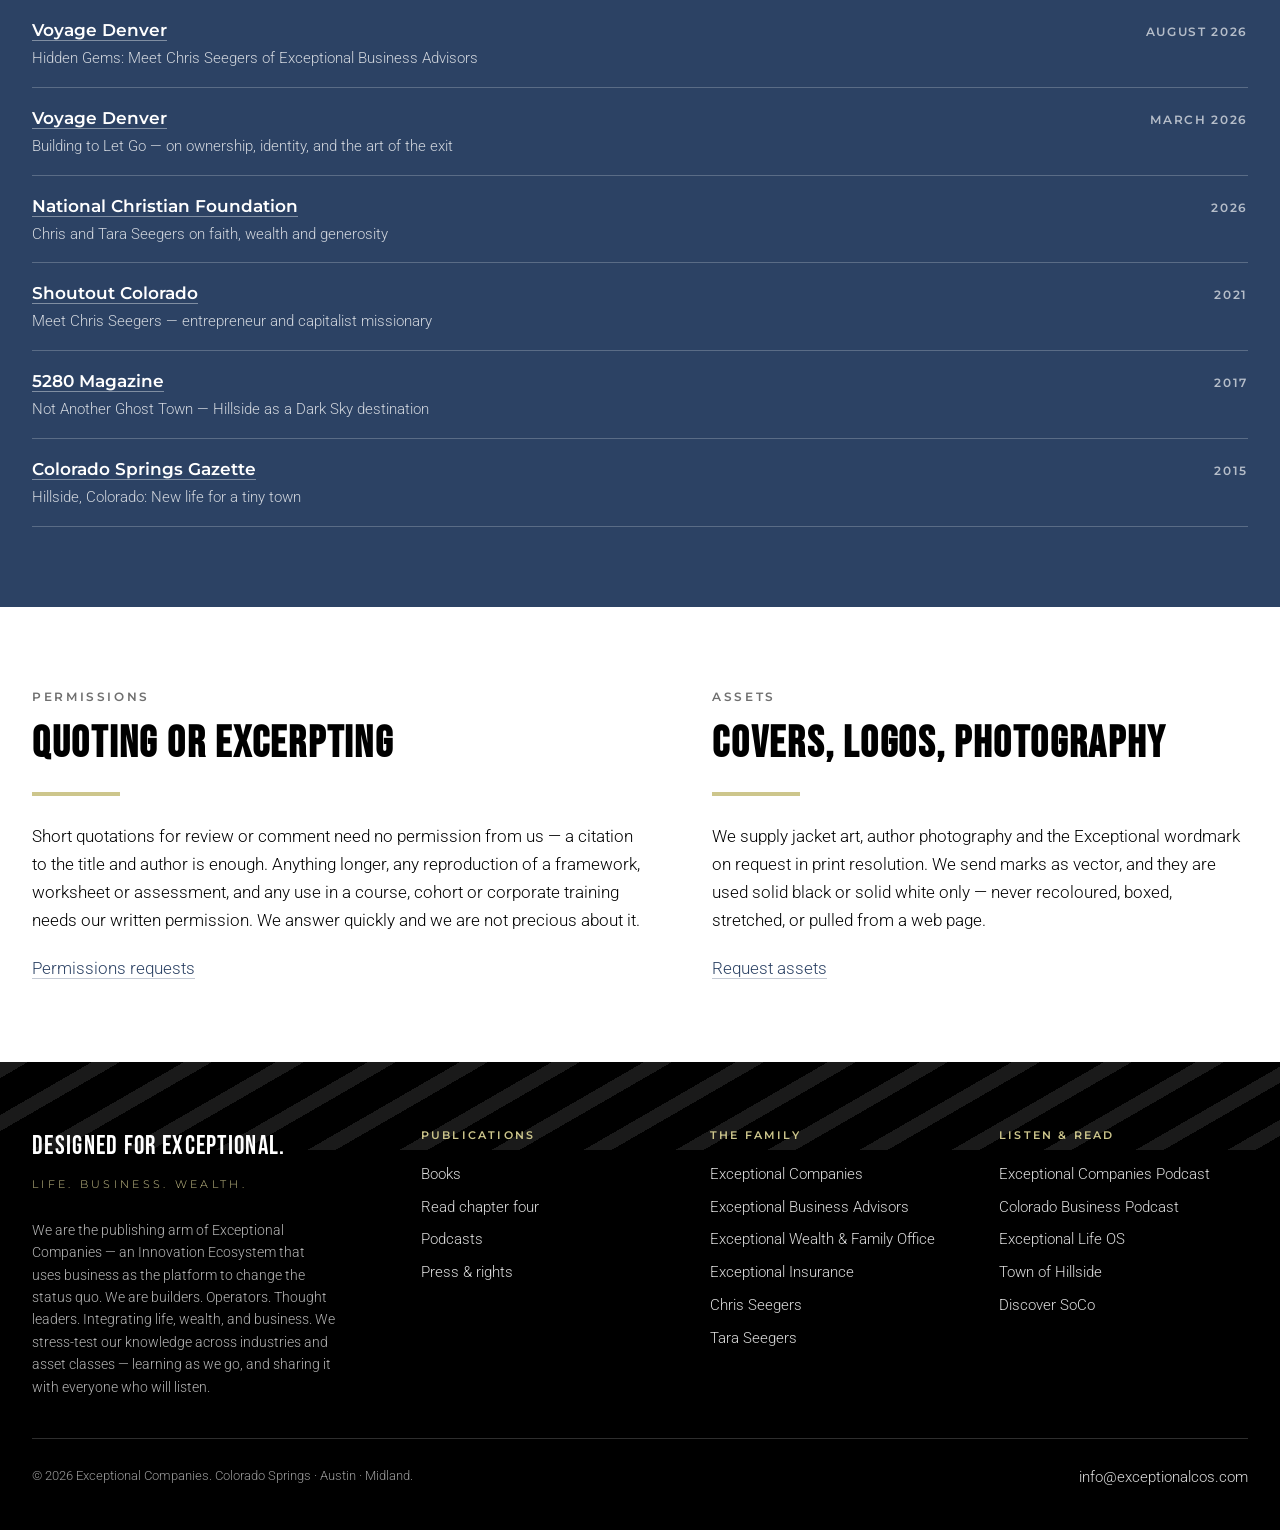
<file: press/index.html>
<!doctype html>
<html lang="en">
<head>
<meta charset="utf-8">
<meta name="viewport" content="width=device-width, initial-scale=1">
<title>Press, Rights &amp; Permissions — Exceptional Media</title>
<meta name="description" content="Review copies, excerpt and reprint permissions, cover art and interview requests for the books, podcasts and EXCEPTIONAL magazine published by Exceptional Media.">
<link rel="canonical" href="https://exceptionalmedia.us/press/">
<meta property="og:type" content="website">
<meta property="og:site_name" content="Exceptional Media">
<meta property="og:title" content="Press, Rights &amp; Permissions — Exceptional Media">
<meta property="og:description" content="Review copies, excerpt and reprint permissions, cover art and interview requests for the books, podcasts and EXCEPTIONAL magazine published by Exceptional Media.">
<meta property="og:url" content="https://exceptionalmedia.us/press/">
<meta property="og:image" content="https://exceptionalmedia.us/assets/og-exceptional-media.png">
<meta property="og:image:width" content="1200">
<meta property="og:image:height" content="630">
<meta property="og:image:alt" content="Exceptional Media — Designed for exceptional. Life. Business. Wealth.">
<meta name="twitter:card" content="summary_large_image">
<meta name="twitter:image" content="https://exceptionalmedia.us/assets/og-exceptional-media.png">
<link rel="icon" href="/assets/favicon.svg" type="image/svg+xml">
<link rel="apple-touch-icon" href="/assets/apple-touch-icon.png">
<meta name="theme-color" content="#000000">
<link rel="preconnect" href="https://fonts.googleapis.com">
<link rel="preconnect" href="https://fonts.gstatic.com" crossorigin>
<link rel="stylesheet" href="https://fonts.googleapis.com/css2?family=Bebas+Neue&family=Montserrat:wght@300;400;600&family=Quattrocento:wght@400;700&family=Roboto:wght@300;400;500&display=swap">
<link rel="stylesheet" href="/assets/exco-media.css">
<script type="application/ld+json">{"@context":"https://schema.org","@graph":[{"@type":"BreadcrumbList","itemListElement":[{"@type":"ListItem","position":1,"name":"Home","item":"https://exceptionalmedia.us/"},{"@type":"ListItem","position":2,"name":"Press","item":"https://exceptionalmedia.us/press/"}]},{"@type":"Organization","@id":"https://exceptionalmedia.us/#org","name":"Exceptional Media","url":"https://exceptionalmedia.us","description":"The publishing arm of Exceptional Companies — books, podcasts and EXCEPTIONAL magazine.","parentOrganization":{"@type":"Organization","name":"Exceptional Companies","url":"https://exceptionalcos.com"},"address":{"@type":"PostalAddress","addressLocality":"Colorado Springs","addressRegion":"CO","addressCountry":"US"},"sameAs":["https://exceptionalcos.com","https://excoadvisors.com","https://www.exceptionalwealth.us","https://insureexceptional.com","https://chrisseegers.com","https://www.youtube.com/@ExceptionalCompaniesPodcast","https://www.youtube.com/@ColoradoBusinessPodcast"]}]}</script>
</head>
<body>

<a class="skip" href="#main">Skip to content</a>

<header class="masthead">
  <div class="bar"></div>
  <div class="inner">
    <!-- Typographic lockup. No authored vector mark exists yet (README, open item 1).
         When the SVG arrives, replace this <a> block with an inline SVG at 0.5X clear space. -->
    <a class="lockup" href="/" aria-label="Exceptional Media — home">
      <span class="m1">EXCEPTIONAL</span>
      <span class="m2">MEDIA</span>
    </a>
    <nav class="nav" aria-label="Primary">
      <a href="/books/">Books</a>
      <a href="/podcasts/">Podcasts</a>
      <a href="/press/" aria-current="page">Press</a>
      <a href="/about/">About</a>
    </nav>
  </div>
</header>

<main id="main">

<section class="pagehead">
  <div class="energy" aria-hidden="true"></div>
  <div class="wrap">
    <div class="eyebrow">Press desk</div>
    <h1 class="display mt2">Rights &amp;<br>permissions.</h1>
    <hr class="accentrule wide mt3">
    <p class="lead mt3">For journalists, producers, booksellers and course adopters working with what we publish.</p>
  </div>
</section>

<section class="section">
  <div class="wrap">
    <div class="eyebrow">Start here</div>
    <h2 class="h2 mt2">Three desks, three jobs</h2>
    <hr class="accentrule mt3">
    <p class="lead mt3">We keep these separate on purpose, so you land on the one that can
      actually help you.</p>
    <div class="grid g3 mt4">
      <div class="card">
        <div class="kicker">You are here</div>
        <div class="title">The publications</div>
        <p>Come to us for review and examination copies, excerpt and reprint permissions, cover art
          and author photography, bulk and institutional orders, and interviews about the books or
          the magazine &mdash; exits, succession, family governance, or how a buy-sell actually
          gets funded.</p>
        <p><b style="font-weight:500">Working on one title?</b> Go straight to its kit:
          <a href="/books/exceptional-by-design/press/">Exceptional by Design</a> &middot;
          <a href="/books/exceptional-systems/press/">Exceptional Systems</a>.</p>
        <a class="mail go" data-u="info" data-d="exceptionalcos.com" href="#contact-email" data-s="Press%20%E2%80%94%20Exceptional%20Media">Email the press desk &rsaquo;</a>
      </div>
      <a class="card" href="https://chrisseegers.com/press" rel="noopener" target="_blank">
        <div class="kicker">chrisseegers.com/press</div>
        <div class="title">Booking a guest</div>
        <p>The press and podcast kit &mdash; downloadable headshots, a bio a host can read cold on
          air, topics, and past appearances.</p>
        <span class="go">Press &amp; podcast kit &rsaquo;</span>
      </a>
      <a class="card" href="https://excoadvisors.com" rel="noopener" target="_blank">
        <div class="kicker">excoadvisors.com</div>
        <div class="title">The advisory firm</div>
        <p>Writing about business exits, valuations, or the wealth transfer? The firm&rsquo;s media
          page carries the firm&rsquo;s own coverage and data.</p>
        <span class="go">Exceptional Business Advisors &rsaquo;</span>
      </a>
    </div>
  </div>
</section>

<section class="section section--navy">
  <div class="wrap">
    <div class="eyebrow">Selected coverage</div>
    <h2 class="h1 mt2">In the press.</h2>
    <hr class="accentrule mt3">
    <div class="linklist mt4">
      <div class="linkrow" style="border-color:rgba(255,255,255,.22)">
        <div><div class="n"><a href="https://voyagedenver.com/interview/hidden-gems-meet-chris-seegers-of-exceptional-business-advisors/" rel="noopener" target="_blank">Voyage Denver</a></div>
        <div class="d" style="color:rgba(255,255,255,.78)">Hidden Gems: Meet Chris Seegers of Exceptional Business Advisors</div></div>
        <div class="y" style="color:rgba(255,255,255,.65)">August 2026</div>
      </div><div class="linkrow" style="border-color:rgba(255,255,255,.22)">
        <div><div class="n"><a href="https://voyagedenver.com/building-to-let-go-chris-seegers-on-ownership-identity-and-the-art-of-the-exit" rel="noopener" target="_blank">Voyage Denver</a></div>
        <div class="d" style="color:rgba(255,255,255,.78)">Building to Let Go &mdash; on ownership, identity, and the art of the exit</div></div>
        <div class="y" style="color:rgba(255,255,255,.65)">March 2026</div>
      </div><div class="linkrow" style="border-color:rgba(255,255,255,.22)">
        <div><div class="n"><a href="https://www.ncfgiving.com/stories/chris-and-tara-seegers/" rel="noopener" target="_blank">National Christian Foundation</a></div>
        <div class="d" style="color:rgba(255,255,255,.78)">Chris and Tara Seegers on faith, wealth and generosity</div></div>
        <div class="y" style="color:rgba(255,255,255,.65)">2026</div>
      </div><div class="linkrow" style="border-color:rgba(255,255,255,.22)">
        <div><div class="n"><a href="https://shoutoutcolorado.com/meet-chris-seegers-entrepreneur-and-capitalist-missionary/" rel="noopener" target="_blank">Shoutout Colorado</a></div>
        <div class="d" style="color:rgba(255,255,255,.78)">Meet Chris Seegers &mdash; entrepreneur and capitalist missionary</div></div>
        <div class="y" style="color:rgba(255,255,255,.65)">2021</div>
      </div><div class="linkrow" style="border-color:rgba(255,255,255,.22)">
        <div><div class="n"><a href="https://5280.com/not-another-ghost-town/" rel="noopener" target="_blank">5280 Magazine</a></div>
        <div class="d" style="color:rgba(255,255,255,.78)">Not Another Ghost Town &mdash; Hillside as a Dark Sky destination</div></div>
        <div class="y" style="color:rgba(255,255,255,.65)">2017</div>
      </div><div class="linkrow" style="border-color:rgba(255,255,255,.22)">
        <div><div class="n"><a href="https://gazette.com/life/hillside-colorado-new-life-for-a-tiny-town/article_bd710771-0164-51a7-8022-1b551ffb1709.html" rel="noopener" target="_blank">Colorado Springs Gazette</a></div>
        <div class="d" style="color:rgba(255,255,255,.78)">Hillside, Colorado: New life for a tiny town</div></div>
        <div class="y" style="color:rgba(255,255,255,.65)">2015</div>
      </div>
    </div>
  </div>
</section>

<section class="section">
  <div class="wrap">
    <div class="split">
      <div class="body">
        <div class="eyebrow">Permissions</div>
        <h2 class="h2 mt2">Quoting or excerpting</h2>
        <hr class="accentrule mt3">
        <p class="mt3">Short quotations for review or comment need no permission from us &mdash; a
          citation to the title and author is enough. Anything longer, any reproduction of a
          framework, worksheet or assessment, and any use in a course, cohort or corporate
          training needs our written permission. We answer quickly and we are not precious
          about it.</p>
        <p><a class="mail" data-u="info" data-d="exceptionalcos.com" href="#contact-email" data-s="Permissions%20request">Permissions requests</a></p>
      </div>
      <div class="body">
        <div class="eyebrow">Assets</div>
        <h2 class="h2 mt2">Covers, logos, photography</h2>
        <hr class="accentrule mt3">
        <p class="mt3">We supply jacket art, author photography and the Exceptional wordmark on
          request in print resolution. We send marks as vector, and they are used solid black or
          solid white only &mdash; never recoloured, boxed, stretched, or pulled from a web page.</p>
        <p><a class="mail" data-u="info" data-d="exceptionalcos.com" href="#contact-email" data-s="Asset%20request%20%E2%80%94%20Exceptional%20Media">Request assets</a></p>
      </div>
    </div>
  </div>
</section>

</main>

<footer class="foot">
  <div class="energy" aria-hidden="true"></div>
  <div class="wrap">
    <div class="cols">
      <div>
        <div class="tag">DESIGNED FOR EXCEPTIONAL.<i>LIFE. BUSINESS. WEALTH.</i></div>
        <p class="small mt3" style="color:rgba(255,255,255,.7);max-width:38ch">
          We are the publishing arm of Exceptional Companies &mdash; an Innovation Ecosystem that
          uses business as the platform to change the status quo. We are builders. Operators.
          Thought leaders. Integrating life, wealth, and business. We stress-test our knowledge
          across industries and asset classes &mdash; learning as we go, and sharing it with
          everyone who will listen.</p>
      </div>
      <div>
        <h2>Publications</h2>
        <a href="/books/">Books</a>
        <a href="/books/exceptional-by-design/excerpt/">Read chapter four</a>
        <a href="/podcasts/">Podcasts</a>
        
        <a href="/press/">Press &amp; rights</a>
      </div>
      <div>
        <h2>The family</h2>
        <a href="https://exceptionalcos.com" rel="noopener">Exceptional Companies</a>
        <a href="https://excoadvisors.com" rel="noopener">Exceptional Business Advisors</a>
        <a href="https://www.exceptionalwealth.us" rel="noopener">Exceptional Wealth &amp; Family Office</a>
        <a href="https://insureexceptional.com" rel="noopener">Exceptional Insurance</a>
        <a href="https://chrisseegers.com" rel="noopener">Chris Seegers</a>
        <a href="https://taraseegers.com" rel="noopener">Tara Seegers</a>
      </div>
      <div>
        <h2>Listen &amp; read</h2>
        <a href="https://www.youtube.com/@ExceptionalCompaniesPodcast" rel="noopener">Exceptional Companies Podcast</a>
        <a href="https://www.youtube.com/@ColoradoBusinessPodcast" rel="noopener">Colorado Business Podcast</a>
        <a href="https://exceptional-os.com" rel="noopener">Exceptional Life OS</a>
        <a href="https://townofhillside.com" rel="noopener">Town of Hillside</a>
        <a href="https://discoversoco.com" rel="noopener">Discover SoCo</a>
      </div>
    </div>
    <div class="rule"></div>
    <div class="fine">
      <span>&copy; 2026 Exceptional Companies. Colorado Springs &middot; Austin &middot; Midland.</span>
      <span><a class="mail" id="contact-email" data-u="info" data-d="exceptionalcos.com" data-show="1" href="#contact-email" style="display:inline">info [at] exceptionalcos [dot] com</a></span>
    </div>
  </div>
</footer>

<script>
/* Assembles every .mail address at runtime. The literal string never appears in
   the served HTML, so source scrapers and regex harvesters come up empty. */
(function () {
  var n = document.getElementsByClassName('mail');
  for (var i = 0; i < n.length; i++) {
    var e = n[i], u = e.getAttribute('data-u'), d = e.getAttribute('data-d');
    if (!u || !d) continue;
    var addr = u + String.fromCharCode(64) + d, sub = e.getAttribute('data-s');
    e.setAttribute('href', 'mailto:' + addr + (sub ? '?subject=' + sub : ''));
    if (e.getAttribute('data-show')) e.textContent = addr;
  }
})();
</script>

</body>
</html>
</file>
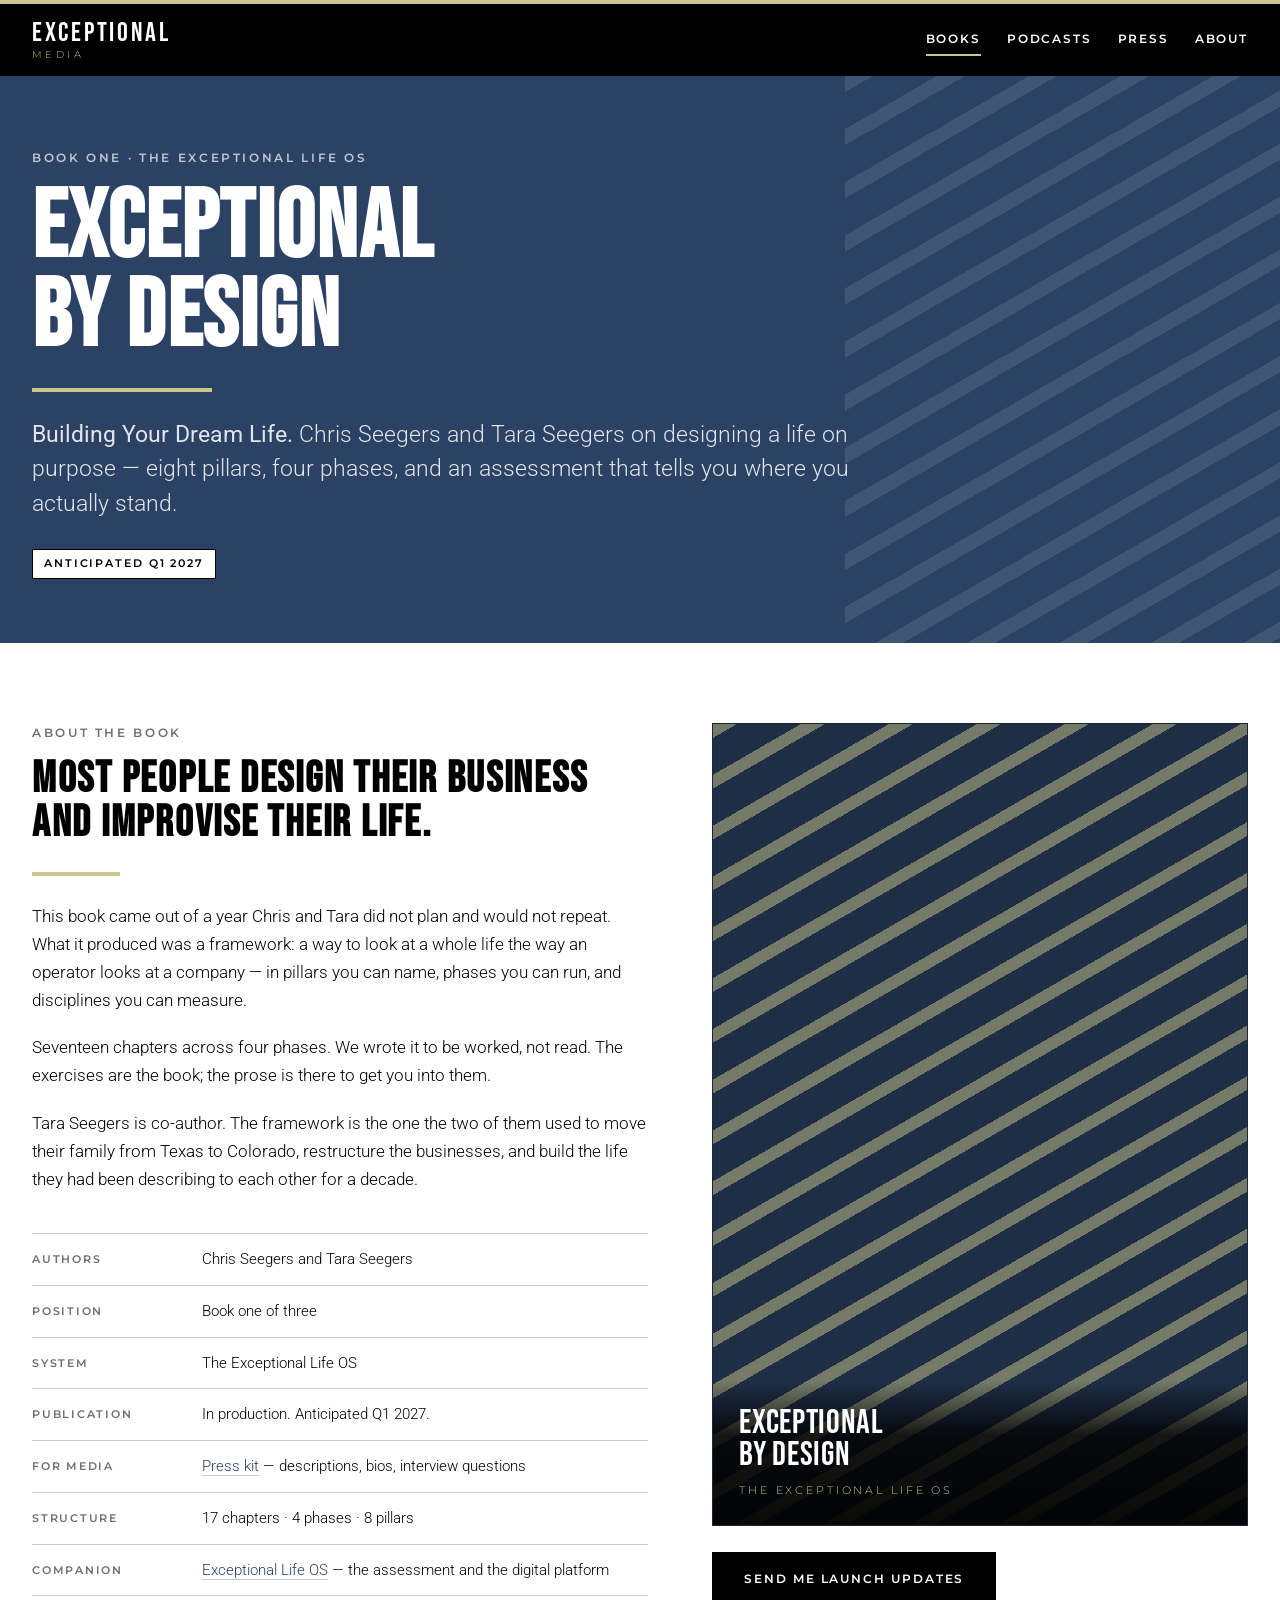
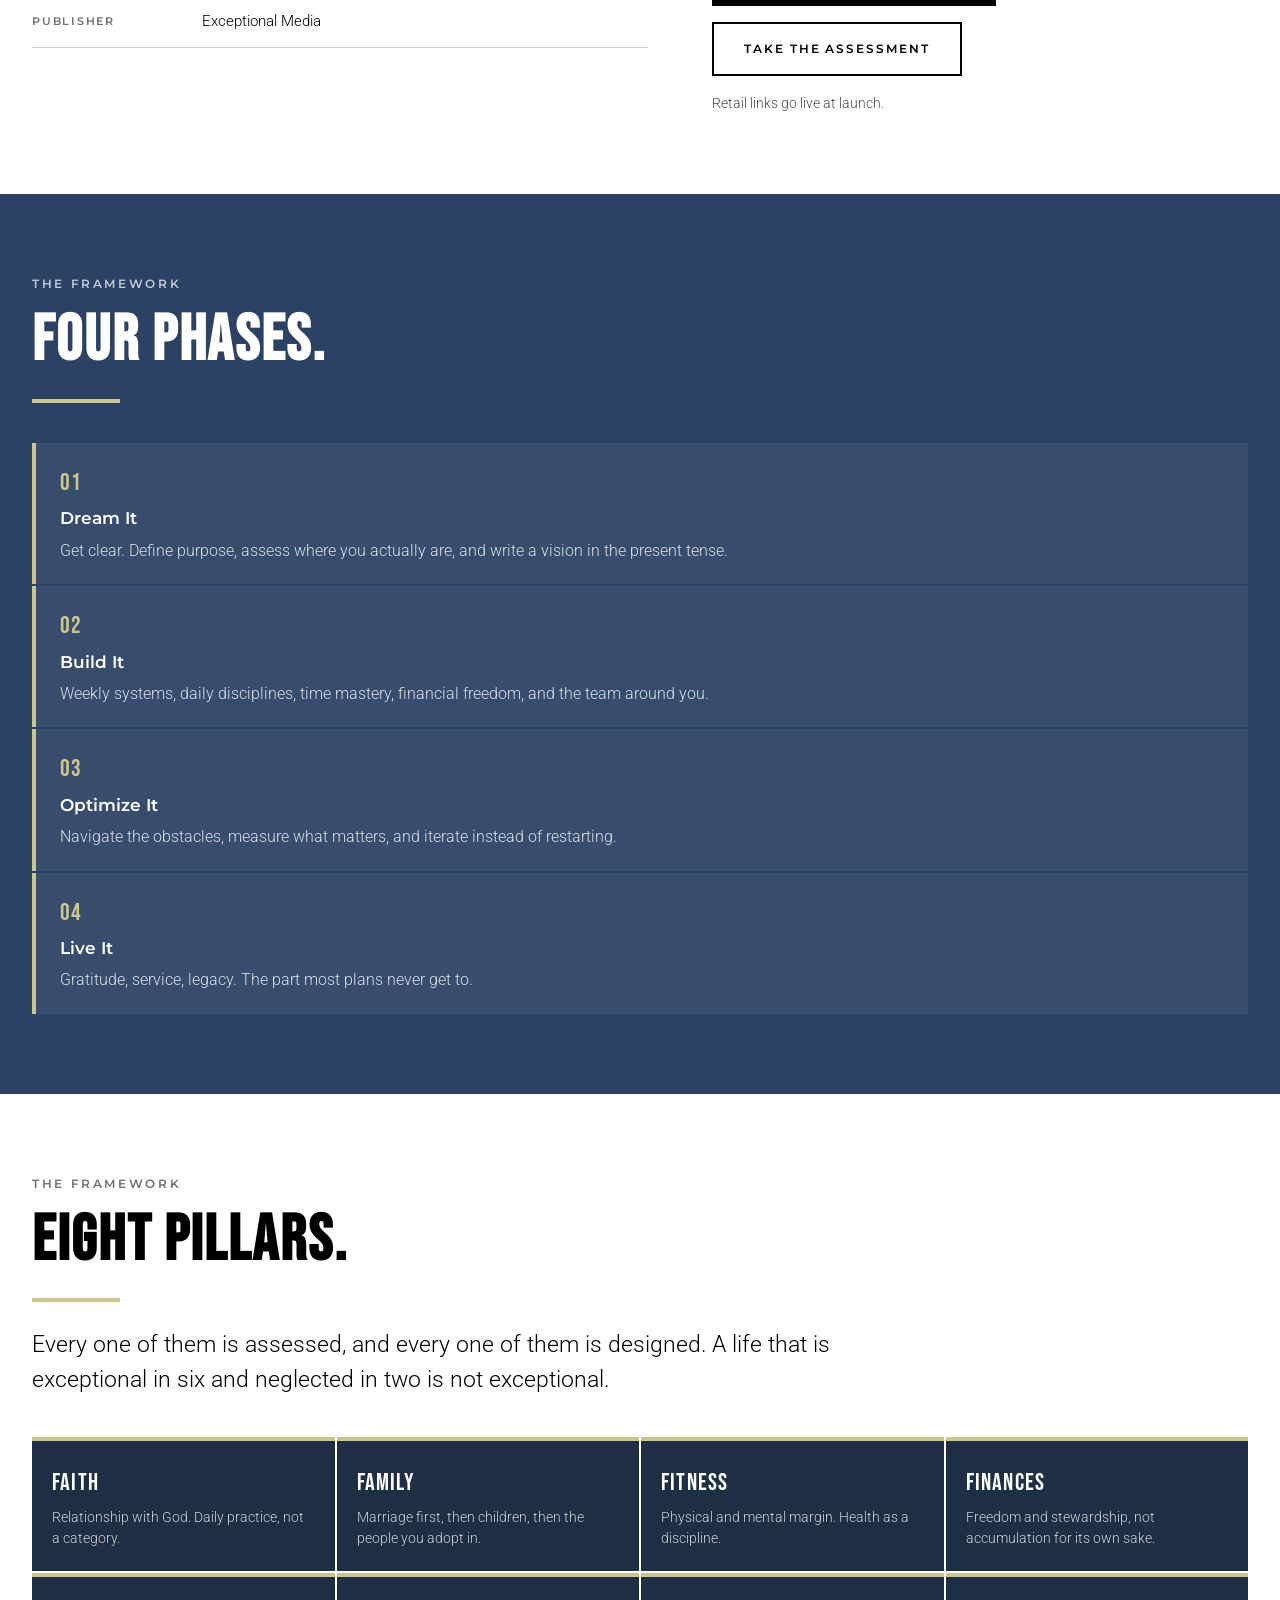
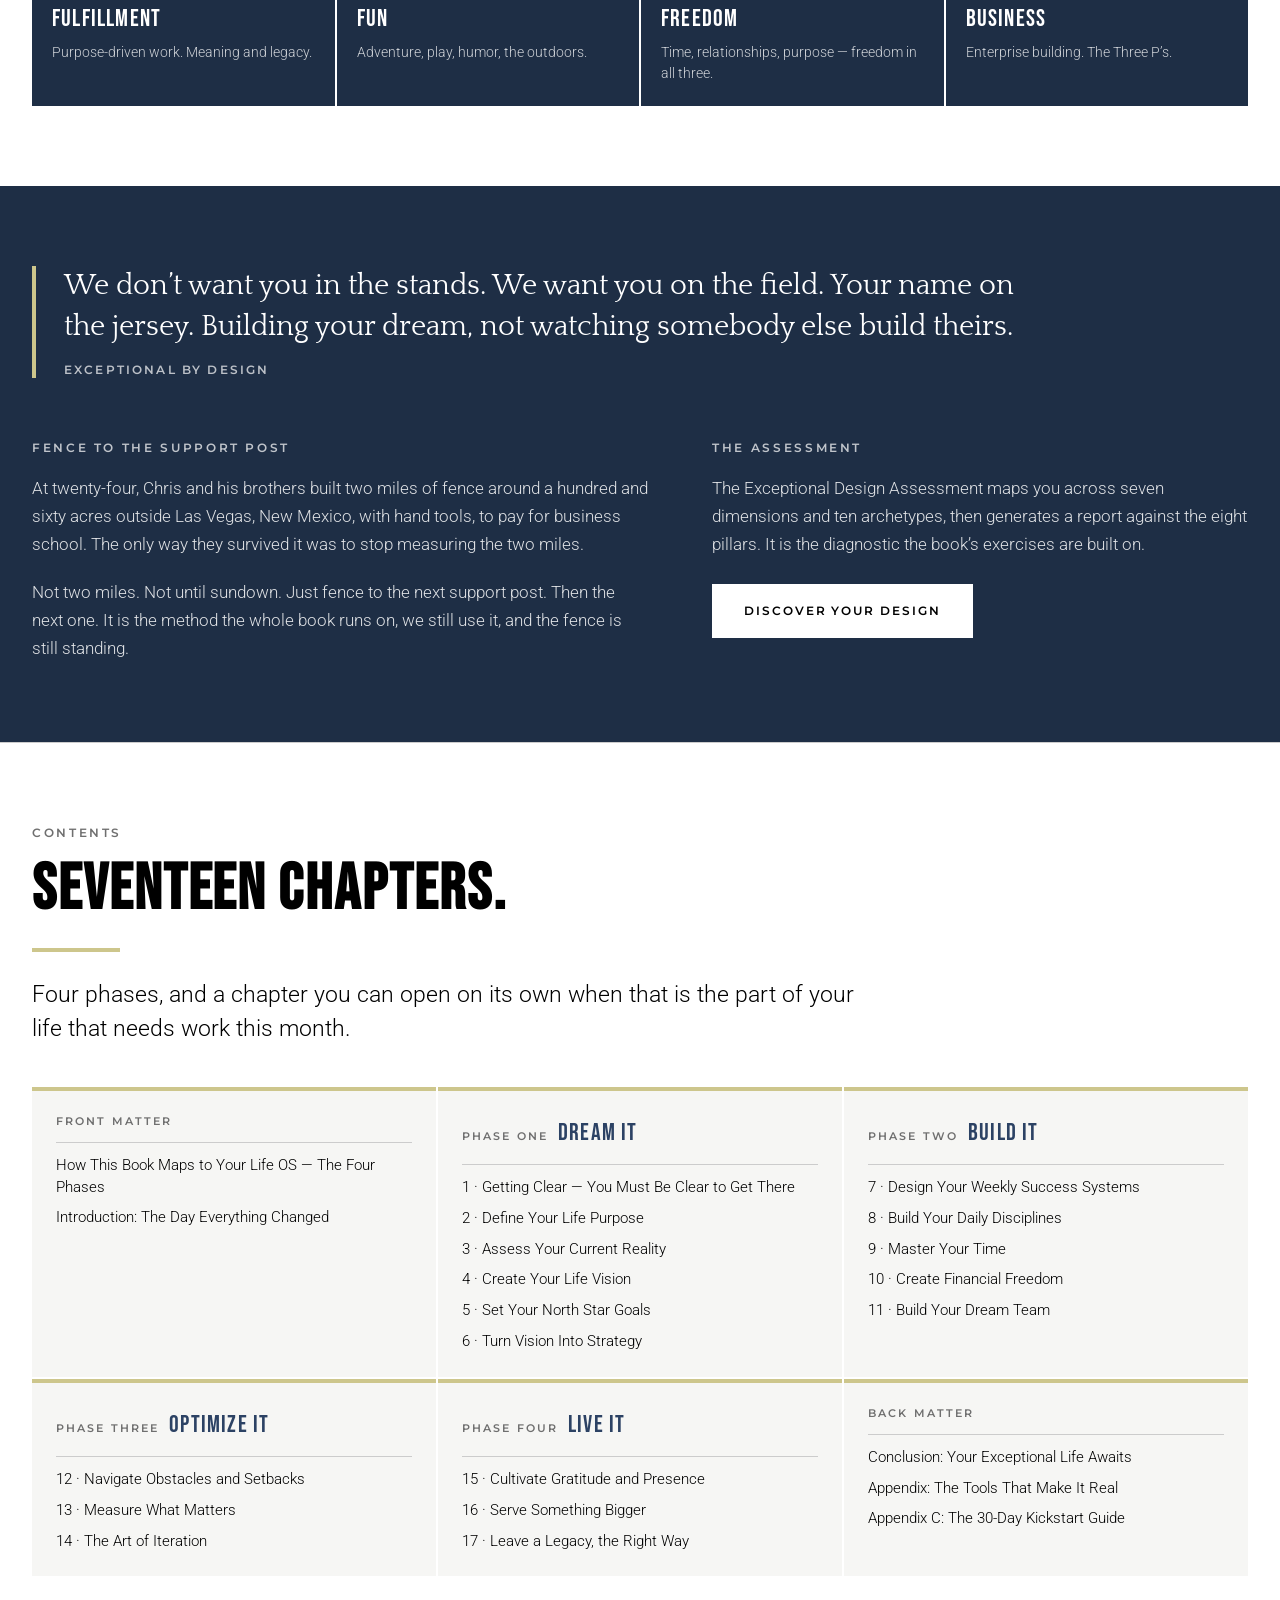
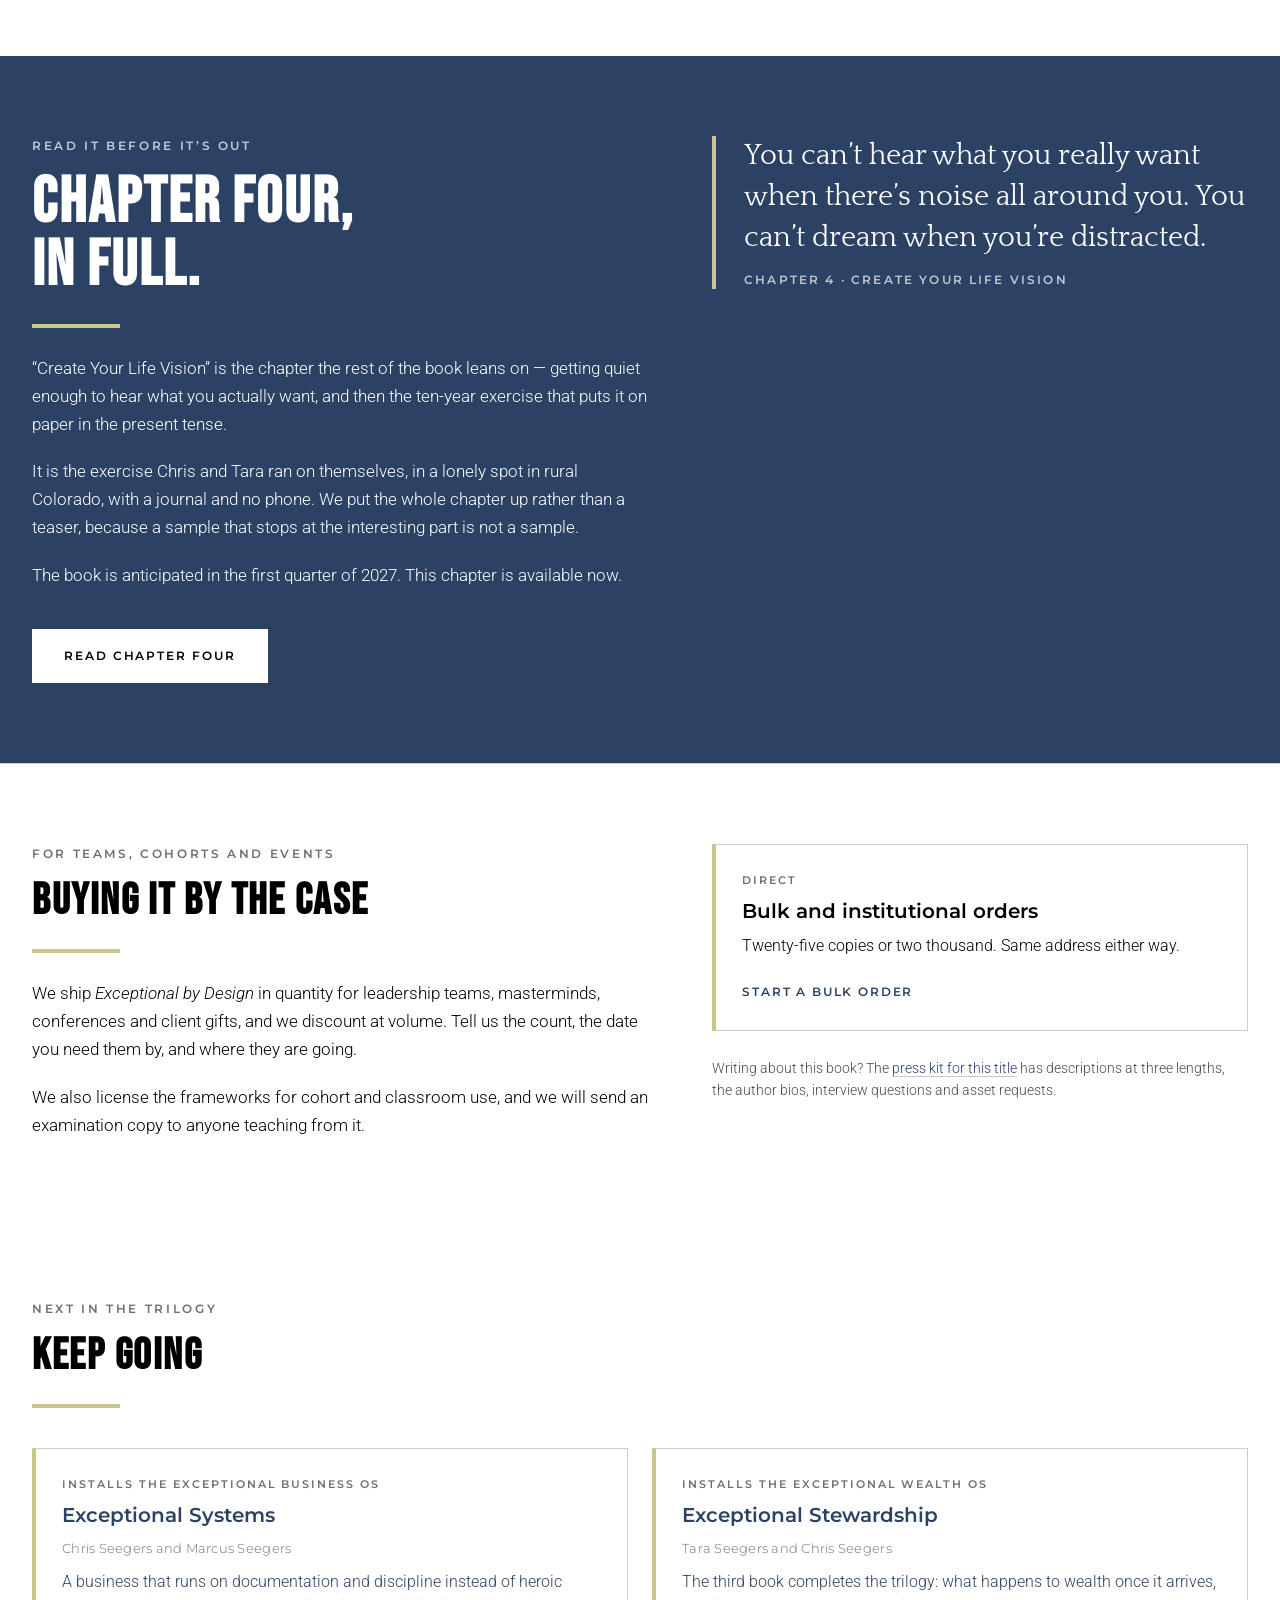
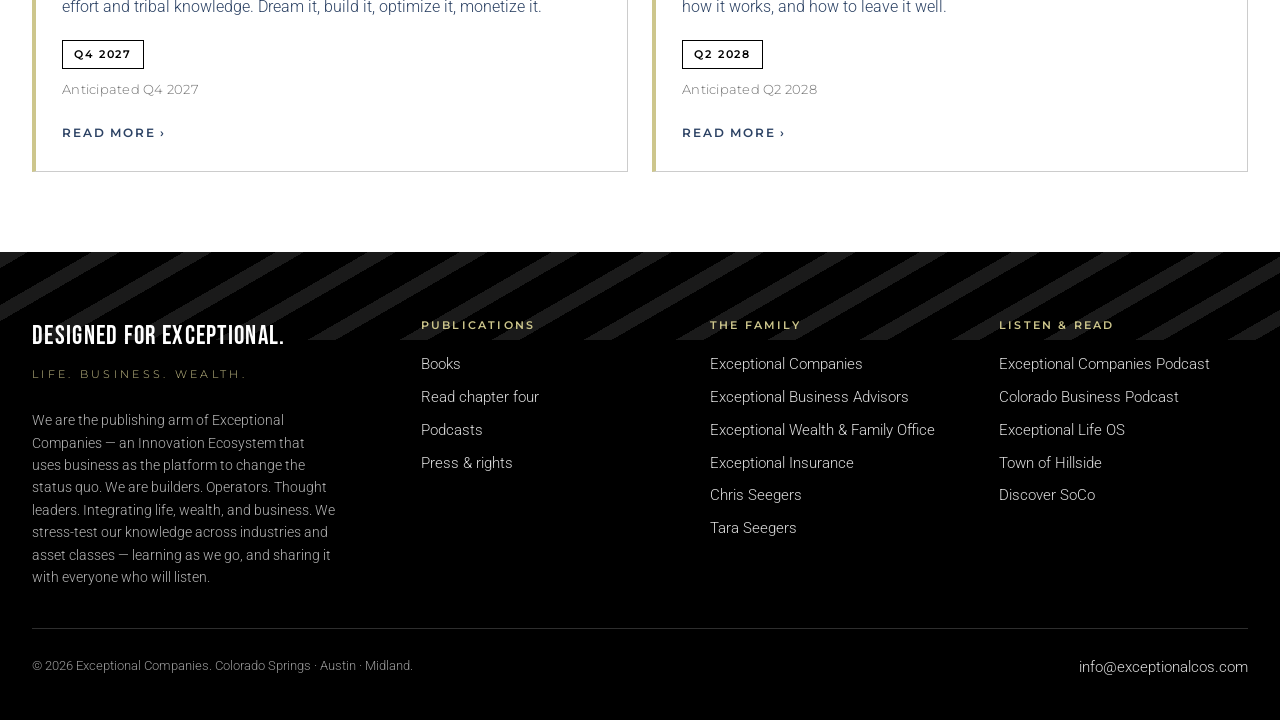
<file: books/exceptional-by-design/index.html>
<!doctype html>
<html lang="en">
<head>
<meta charset="utf-8">
<meta name="viewport" content="width=device-width, initial-scale=1">
<title>Exceptional by Design — Book One of the Exceptional Trilogy</title>
<meta name="description" content="Chris and Tara Seegers on designing a life on purpose: eight pillars, four phases, and the Exceptional Design Assessment. Book one of the trilogy, launching Q1 2027.">
<link rel="canonical" href="https://exceptionalmedia.us/books/exceptional-by-design/">
<meta property="og:type" content="website">
<meta property="og:site_name" content="Exceptional Media">
<meta property="og:title" content="Exceptional by Design — Book One of the Exceptional Trilogy">
<meta property="og:description" content="Chris and Tara Seegers on designing a life on purpose: eight pillars, four phases, and the Exceptional Design Assessment. Book one of the trilogy, launching Q1 2027.">
<meta property="og:url" content="https://exceptionalmedia.us/books/exceptional-by-design/">
<meta property="og:image" content="https://exceptionalmedia.us/assets/og-exceptional-media.png">
<meta property="og:image:width" content="1200">
<meta property="og:image:height" content="630">
<meta property="og:image:alt" content="Exceptional Media — Designed for exceptional. Life. Business. Wealth.">
<meta name="twitter:card" content="summary_large_image">
<meta name="twitter:image" content="https://exceptionalmedia.us/assets/og-exceptional-media.png">
<link rel="icon" href="/assets/favicon.svg" type="image/svg+xml">
<link rel="apple-touch-icon" href="/assets/apple-touch-icon.png">
<meta name="theme-color" content="#000000">
<link rel="preconnect" href="https://fonts.googleapis.com">
<link rel="preconnect" href="https://fonts.gstatic.com" crossorigin>
<link rel="stylesheet" href="https://fonts.googleapis.com/css2?family=Bebas+Neue&family=Montserrat:wght@300;400;600&family=Quattrocento:wght@400;700&family=Roboto:wght@300;400;500&display=swap">
<link rel="stylesheet" href="/assets/exco-media.css">
<script type="application/ld+json">{"@context":"https://schema.org","@graph":[{"@type":"BreadcrumbList","itemListElement":[{"@type":"ListItem","position":1,"name":"Home","item":"https://exceptionalmedia.us/"},{"@type":"ListItem","position":2,"name":"Books","item":"https://exceptionalmedia.us/books/"},{"@type":"ListItem","position":3,"name":"Exceptional by Design","item":"https://exceptionalmedia.us/books/exceptional-by-design/"}]},{"@type":"Book","name":"Exceptional by Design: Building Your Dream Life","author":[{"@type":"Person","name":"Chris Seegers","url":"https://chrisseegers.com"},{"@type":"Person","name":"Tara Seegers"}],"url":"https://exceptionalmedia.us/books/exceptional-by-design/","publisher":{"@id":"https://exceptionalmedia.us/#org"},"inLanguage":"en-US","about":["Personal development","Goal setting","Life planning","Faith and work"]}]}</script>
</head>
<body>

<a class="skip" href="#main">Skip to content</a>

<header class="masthead">
  <div class="bar"></div>
  <div class="inner">
    <!-- Typographic lockup. No authored vector mark exists yet (README, open item 1).
         When the SVG arrives, replace this <a> block with an inline SVG at 0.5X clear space. -->
    <a class="lockup" href="/" aria-label="Exceptional Media — home">
      <span class="m1">EXCEPTIONAL</span>
      <span class="m2">MEDIA</span>
    </a>
    <nav class="nav" aria-label="Primary">
      <a href="/books/" aria-current="page">Books</a>
      <a href="/podcasts/">Podcasts</a>
      <a href="/press/">Press</a>
      <a href="/about/">About</a>
    </nav>
  </div>
</header>

<main id="main">

<section class="pagehead">
  <div class="energy" aria-hidden="true"></div>
  <div class="wrap">
    <div class="eyebrow">Book one &middot; The Exceptional Life OS</div>
    <h1 class="display mt2">Exceptional<br>by Design</h1>
    <hr class="accentrule wide mt3">
    <p class="lead mt3"><b style="font-weight:400">Building Your Dream Life.</b> Chris Seegers
      and Tara Seegers on designing a life on purpose &mdash; eight pillars, four phases, and an
      assessment that tells you where you actually stand.</p>
    <div class="mt3"><span class="pill pill--soon">Anticipated Q1 2027</span></div>
  </div>
</section>

<section class="section">
  <div class="wrap">
    <div class="split">
      <div class="body">
        <div class="eyebrow">About the book</div>
        <h2 class="h2 mt2">Most people design their business and improvise their life.</h2>
        <hr class="accentrule mt3">
        <p class="mt3">This book came out of a year Chris and Tara did not plan and would not
          repeat. What it produced was a framework: a way to look at a whole life the way an
          operator looks at a company &mdash; in pillars you can name, phases you can run, and
          disciplines you can measure.</p>
        <p>Seventeen chapters across four phases. We wrote it to be worked, not read. The exercises
          are the book; the prose is there to get you into them.</p>
        <p>Tara Seegers is co-author. The framework is the one the two of them used to move
          their family from Texas to Colorado, restructure the businesses, and build the life
          they had been describing to each other for a decade.</p>

        <div class="mt4">
          <div class="factrow"><span class="k">Authors</span><span>Chris Seegers and Tara Seegers</span></div>
          <div class="factrow"><span class="k">Position</span><span>Book one of three</span></div>
          <div class="factrow"><span class="k">System</span><span>The Exceptional Life OS</span></div>
          <div class="factrow"><span class="k">Publication</span><span>In production. Anticipated Q1 2027.</span></div>
          <div class="factrow"><span class="k">For media</span><span><a href="/books/exceptional-by-design/press/">Press kit</a> &mdash; descriptions, bios, interview questions</span></div>
          <div class="factrow"><span class="k">Structure</span><span>17 chapters &middot; 4 phases &middot; 8 pillars</span></div>
          <div class="factrow"><span class="k">Companion</span><span><a href="https://exceptional-os.com" rel="noopener" target="_blank">Exceptional Life OS</a> &mdash; the assessment and the digital platform</span></div>
          <div class="factrow"><span class="k">Publisher</span><span>Exceptional Media</span></div>
        </div>
      </div>
      <div>
        <div class="coverframe">
        <div class="energy energy--gold" aria-hidden="true"></div>
        <!-- Drop the real jacket here when art exists:  <img src="/assets/covers/xxx.jpg" alt=""> -->
        <div class="cv"><div class="t">EXCEPTIONAL<br>BY DESIGN</div><div class="s">The Exceptional Life OS</div></div>
      </div>
        <div class="btnrow mt3">
          <a class="mail btn" data-u="info" data-d="exceptionalcos.com" href="#contact-email" data-s="Exceptional%20by%20Design%20%E2%80%94%20launch%20updates">Send me launch updates</a>
        </div>
        <div class="btnrow mt2">
          <a class="btn btn--ghost" href="https://exceptional-os.com" rel="noopener" target="_blank">Take the assessment</a>
        </div>
        <p class="small mt2">Retail links go live at launch.</p>
      </div>
    </div>
  </div>
</section>

<section class="section section--navy">
  <div class="wrap">
    <div class="eyebrow">The framework</div>
    <h2 class="h1 mt2">Four phases.</h2>
    <hr class="accentrule mt3">
    <div class="steps mt4">
      <div class="step" style="background:rgba(255,255,255,.06);color:#fff">
        <span class="n" style="color:var(--accent)">01</span>
        <div class="t">Dream It</div><p style="color:rgba(255,255,255,.82)">Get clear. Define purpose, assess where you actually are, and write a vision in the present tense.</p></div><div class="step" style="background:rgba(255,255,255,.06);color:#fff">
        <span class="n" style="color:var(--accent)">02</span>
        <div class="t">Build It</div><p style="color:rgba(255,255,255,.82)">Weekly systems, daily disciplines, time mastery, financial freedom, and the team around you.</p></div><div class="step" style="background:rgba(255,255,255,.06);color:#fff">
        <span class="n" style="color:var(--accent)">03</span>
        <div class="t">Optimize It</div><p style="color:rgba(255,255,255,.82)">Navigate the obstacles, measure what matters, and iterate instead of restarting.</p></div><div class="step" style="background:rgba(255,255,255,.06);color:#fff">
        <span class="n" style="color:var(--accent)">04</span>
        <div class="t">Live It</div><p style="color:rgba(255,255,255,.82)">Gratitude, service, legacy. The part most plans never get to.</p></div>
    </div>
  </div>
</section>

<section class="section">
  <div class="wrap">
    <div class="eyebrow">The framework</div>
    <h2 class="h1 mt2">Eight pillars.</h2>
    <hr class="accentrule mt3">
    <p class="lead mt3">Every one of them is assessed, and every one of them is designed. A life
      that is exceptional in six and neglected in two is not exceptional.</p>
    <div class="pillars mt4">
      <div class="pillar"><div class="t">Faith</div><p>Relationship with God. Daily practice, not a category.</p></div><div class="pillar"><div class="t">Family</div><p>Marriage first, then children, then the people you adopt in.</p></div><div class="pillar"><div class="t">Fitness</div><p>Physical and mental margin. Health as a discipline.</p></div><div class="pillar"><div class="t">Finances</div><p>Freedom and stewardship, not accumulation for its own sake.</p></div><div class="pillar"><div class="t">Fulfillment</div><p>Purpose-driven work. Meaning and legacy.</p></div><div class="pillar"><div class="t">Fun</div><p>Adventure, play, humor, the outdoors.</p></div><div class="pillar"><div class="t">Freedom</div><p>Time, relationships, purpose &mdash; freedom in all three.</p></div><div class="pillar"><div class="t">Business</div><p>Enterprise building. The Three P&rsquo;s.</p></div>
    </div>
  </div>
</section>

<section class="section section--deep">
    <div class="wrap" style="position:relative;z-index:2">
    <blockquote class="pull" style="color:#fff">We don&rsquo;t want you in the stands. We want you
      on the field. Your name on the jersey. Building your dream, not watching somebody else
      build theirs.<cite>Exceptional by Design</cite></blockquote>
    <div class="split mt5">
      <div class="body">
        <div class="eyebrow">Fence to the support post</div>
        <p class="mt2" style="color:rgba(255,255,255,.86)">At twenty-four, Chris and his brothers
          built two miles of fence around a hundred and sixty acres outside Las Vegas, New Mexico,
          with hand tools, to pay for business school. The only way they survived it was to stop
          measuring the two miles.</p>
        <p style="color:rgba(255,255,255,.86)">Not two miles. Not until sundown. Just fence to the
          next support post. Then the next one. It is the method the whole book runs on, we still use
          it, and the fence is still standing.</p>
      </div>
      <div class="body">
        <div class="eyebrow">The assessment</div>
        <p class="mt2" style="color:rgba(255,255,255,.86)">The Exceptional Design Assessment maps
          you across seven dimensions and ten archetypes, then generates a report against the
          eight pillars. It is the diagnostic the book&rsquo;s exercises are built on.</p>
        <div class="btnrow mt3"><a class="btn" href="https://exceptional-os.com" rel="noopener" target="_blank">Discover your design</a></div>
      </div>
    </div>
  </div>
</section>

<section class="section section--rule">
  <div class="wrap">
    <div class="eyebrow">Contents</div>
    <h2 class="h1 mt2">Seventeen chapters.</h2>
    <hr class="accentrule mt3">
    <p class="lead mt3">Four phases, and a chapter you can open on its own when that is the part
      of your life that needs work this month.</p>
    <div class="mt4"><div class="toc"><div class="tocgroup"><div class="tocphase"><span class="p">Front matter</span></div><ul class="toclist"><li>How This Book Maps to Your Life OS &mdash; The Four Phases</li><li>Introduction: The Day Everything Changed</li></ul></div><div class="tocgroup"><div class="tocphase"><span class="p">Phase one</span><span class="n">Dream It</span></div><ul class="toclist"><li>1 &middot; Getting Clear &mdash; You Must Be Clear to Get There</li><li>2 &middot; Define Your Life Purpose</li><li>3 &middot; Assess Your Current Reality</li><li>4 &middot; Create Your Life Vision</li><li>5 &middot; Set Your North Star Goals</li><li>6 &middot; Turn Vision Into Strategy</li></ul></div><div class="tocgroup"><div class="tocphase"><span class="p">Phase two</span><span class="n">Build It</span></div><ul class="toclist"><li>7 &middot; Design Your Weekly Success Systems</li><li>8 &middot; Build Your Daily Disciplines</li><li>9 &middot; Master Your Time</li><li>10 &middot; Create Financial Freedom</li><li>11 &middot; Build Your Dream Team</li></ul></div><div class="tocgroup"><div class="tocphase"><span class="p">Phase three</span><span class="n">Optimize It</span></div><ul class="toclist"><li>12 &middot; Navigate Obstacles and Setbacks</li><li>13 &middot; Measure What Matters</li><li>14 &middot; The Art of Iteration</li></ul></div><div class="tocgroup"><div class="tocphase"><span class="p">Phase four</span><span class="n">Live It</span></div><ul class="toclist"><li>15 &middot; Cultivate Gratitude and Presence</li><li>16 &middot; Serve Something Bigger</li><li>17 &middot; Leave a Legacy, the Right Way</li></ul></div><div class="tocgroup"><div class="tocphase"><span class="p">Back matter</span></div><ul class="toclist"><li>Conclusion: Your Exceptional Life Awaits</li><li>Appendix: The Tools That Make It Real</li><li>Appendix C: The 30-Day Kickstart Guide</li></ul></div></div></div>
  </div>
</section>

<section class="section section--navy">
  <div class="wrap">
    <div class="split">
      <div class="body">
        <div class="eyebrow">Read it before it&rsquo;s out</div>
        <h2 class="h1 mt2">Chapter four,<br>in full.</h2>
        <hr class="accentrule mt3">
        <p class="mt3">&ldquo;Create Your Life Vision&rdquo; is the chapter the rest of the book
          leans on &mdash; getting quiet enough to hear what you actually want, and then the
          ten-year exercise that puts it on paper in the present tense.</p>
        <p>It is the exercise Chris and Tara ran on themselves, in a lonely spot in rural
          Colorado, with a journal and no phone. We put the whole chapter up rather than a
          teaser, because a sample that stops at the interesting part is not a sample.</p>
        <p>The book is anticipated in the first quarter of 2027. This chapter is available now.</p>
        <div class="btnrow mt4">
          <a class="btn" href="/books/exceptional-by-design/excerpt/">Read chapter four</a>
        </div>
      </div>
      <div>
        <blockquote class="pull" style="color:#fff">You can&rsquo;t hear what you really want when
          there&rsquo;s noise all around you. You can&rsquo;t dream when you&rsquo;re distracted.
          <cite>Chapter 4 &middot; Create Your Life Vision</cite></blockquote>
      </div>
    </div>
  </div>
</section>



<section class="section section--rule">
  <div class="wrap">
    <div class="split">
      <div class="body">
        <div class="eyebrow">For teams, cohorts and events</div>
        <h2 class="h2 mt2">Buying it by the case</h2>
        <hr class="accentrule mt3">
        <p class="mt3">We ship <i>Exceptional by Design</i> in quantity for leadership teams, masterminds,
          conferences and client gifts, and we discount at volume. Tell us the count, the date you
          need them by, and where they are going.</p>
        <p>We also license the frameworks for cohort and classroom use, and we will send an
          examination copy to anyone teaching from it.</p>
      </div>
      <div>
        <div class="card">
          <div class="kicker">Direct</div>
          <div class="title">Bulk and institutional orders</div>
          <p>Twenty-five copies or two thousand. Same address either way.</p>
          <a class="mail go" data-u="info" data-d="exceptionalcos.com" href="#contact-email" data-s="Bulk%20order%20%E2%80%94%20Exceptional%20by%20Design">Start a bulk order</a>
        </div>
        <p class="small mt3">Writing about this book? The
          <a href="/books/exceptional-by-design/press/">press kit for this title</a>
          has descriptions at three lengths, the author bios, interview questions and asset
          requests.</p>
      </div>
    </div>
  </div>
</section>


<section class="section">
  <div class="wrap">
    <div class="eyebrow">Next in the trilogy</div>
    <h2 class="h2 mt2">Keep going</h2>
    <hr class="accentrule mt3">
    <div class="grid g2 mt4">
      <a class="card" href="/books/exceptional-systems/">
      <div class="kicker">Installs the Exceptional Business OS</div>
      <div class="title">Exceptional Systems</div>
      <div class="meta">Chris Seegers and Marcus Seegers</div>
      <p>A business that runs on documentation and discipline instead of heroic effort and tribal knowledge. Dream it, build it, optimize it, monetize it.</p>
      <div class="mt1"><span class="pill pill--soon">Q4 2027</span></div>
      <div class="meta">Anticipated Q4 2027</div>
      <span class="go">Read more &rsaquo;</span>
    </a><a class="card" href="/books/exceptional-stewardship/">
      <div class="kicker">Installs the Exceptional Wealth OS</div>
      <div class="title">Exceptional Stewardship</div>
      <div class="meta">Tara Seegers and Chris Seegers</div>
      <p>The third book completes the trilogy: what happens to wealth once it arrives, how it works, and how to leave it well.</p>
      <div class="mt1"><span class="pill pill--soon">Q2 2028</span></div>
      <div class="meta">Anticipated Q2 2028</div>
      <span class="go">Read more &rsaquo;</span>
    </a>
    </div>
  </div>
</section>

</main>

<footer class="foot">
  <div class="energy" aria-hidden="true"></div>
  <div class="wrap">
    <div class="cols">
      <div>
        <div class="tag">DESIGNED FOR EXCEPTIONAL.<i>LIFE. BUSINESS. WEALTH.</i></div>
        <p class="small mt3" style="color:rgba(255,255,255,.7);max-width:38ch">
          We are the publishing arm of Exceptional Companies &mdash; an Innovation Ecosystem that
          uses business as the platform to change the status quo. We are builders. Operators.
          Thought leaders. Integrating life, wealth, and business. We stress-test our knowledge
          across industries and asset classes &mdash; learning as we go, and sharing it with
          everyone who will listen.</p>
      </div>
      <div>
        <h2>Publications</h2>
        <a href="/books/">Books</a>
        <a href="/books/exceptional-by-design/excerpt/">Read chapter four</a>
        <a href="/podcasts/">Podcasts</a>
        
        <a href="/press/">Press &amp; rights</a>
      </div>
      <div>
        <h2>The family</h2>
        <a href="https://exceptionalcos.com" rel="noopener">Exceptional Companies</a>
        <a href="https://excoadvisors.com" rel="noopener">Exceptional Business Advisors</a>
        <a href="https://www.exceptionalwealth.us" rel="noopener">Exceptional Wealth &amp; Family Office</a>
        <a href="https://insureexceptional.com" rel="noopener">Exceptional Insurance</a>
        <a href="https://chrisseegers.com" rel="noopener">Chris Seegers</a>
        <a href="https://taraseegers.com" rel="noopener">Tara Seegers</a>
      </div>
      <div>
        <h2>Listen &amp; read</h2>
        <a href="https://www.youtube.com/@ExceptionalCompaniesPodcast" rel="noopener">Exceptional Companies Podcast</a>
        <a href="https://www.youtube.com/@ColoradoBusinessPodcast" rel="noopener">Colorado Business Podcast</a>
        <a href="https://exceptional-os.com" rel="noopener">Exceptional Life OS</a>
        <a href="https://townofhillside.com" rel="noopener">Town of Hillside</a>
        <a href="https://discoversoco.com" rel="noopener">Discover SoCo</a>
      </div>
    </div>
    <div class="rule"></div>
    <div class="fine">
      <span>&copy; 2026 Exceptional Companies. Colorado Springs &middot; Austin &middot; Midland.</span>
      <span><a class="mail" id="contact-email" data-u="info" data-d="exceptionalcos.com" data-show="1" href="#contact-email" style="display:inline">info [at] exceptionalcos [dot] com</a></span>
    </div>
  </div>
</footer>

<script>
/* Assembles every .mail address at runtime. The literal string never appears in
   the served HTML, so source scrapers and regex harvesters come up empty. */
(function () {
  var n = document.getElementsByClassName('mail');
  for (var i = 0; i < n.length; i++) {
    var e = n[i], u = e.getAttribute('data-u'), d = e.getAttribute('data-d');
    if (!u || !d) continue;
    var addr = u + String.fromCharCode(64) + d, sub = e.getAttribute('data-s');
    e.setAttribute('href', 'mailto:' + addr + (sub ? '?subject=' + sub : ''));
    if (e.getAttribute('data-show')) e.textContent = addr;
  }
})();
</script>

</body>
</html>
</file>
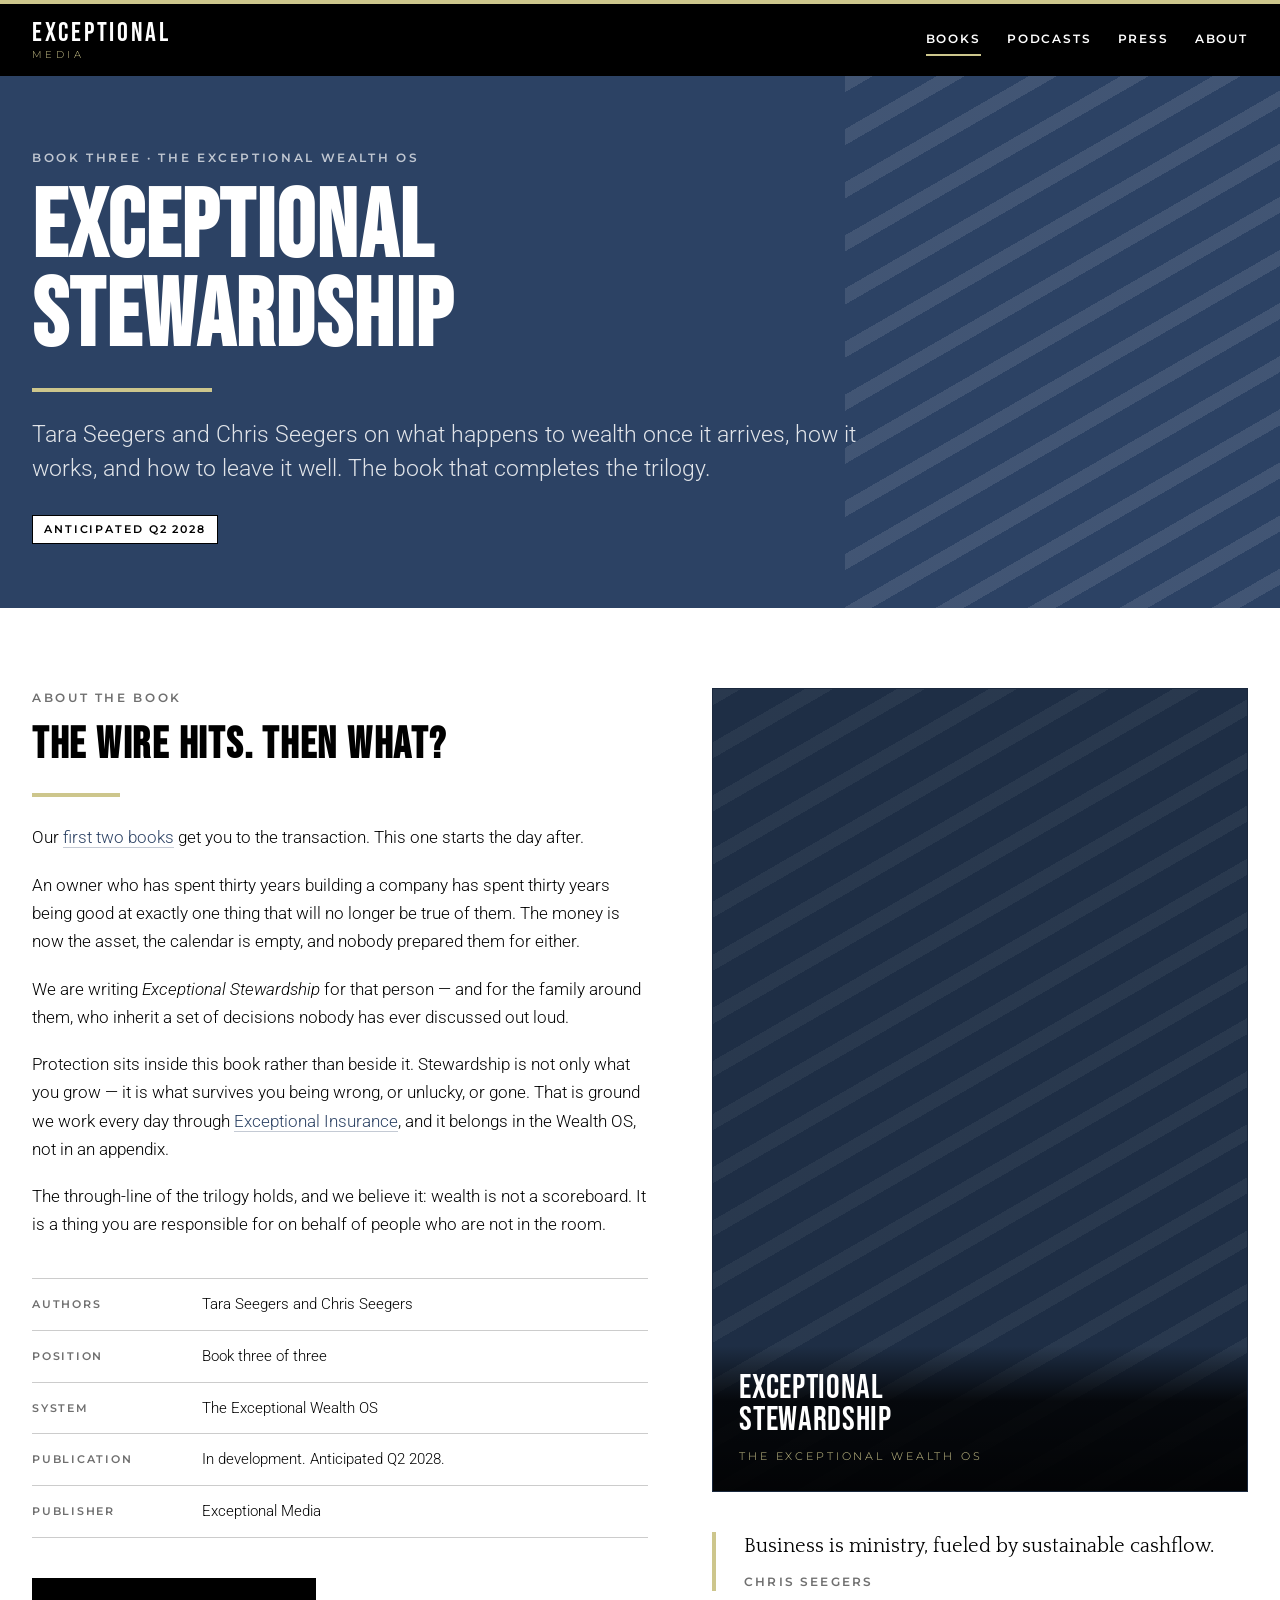
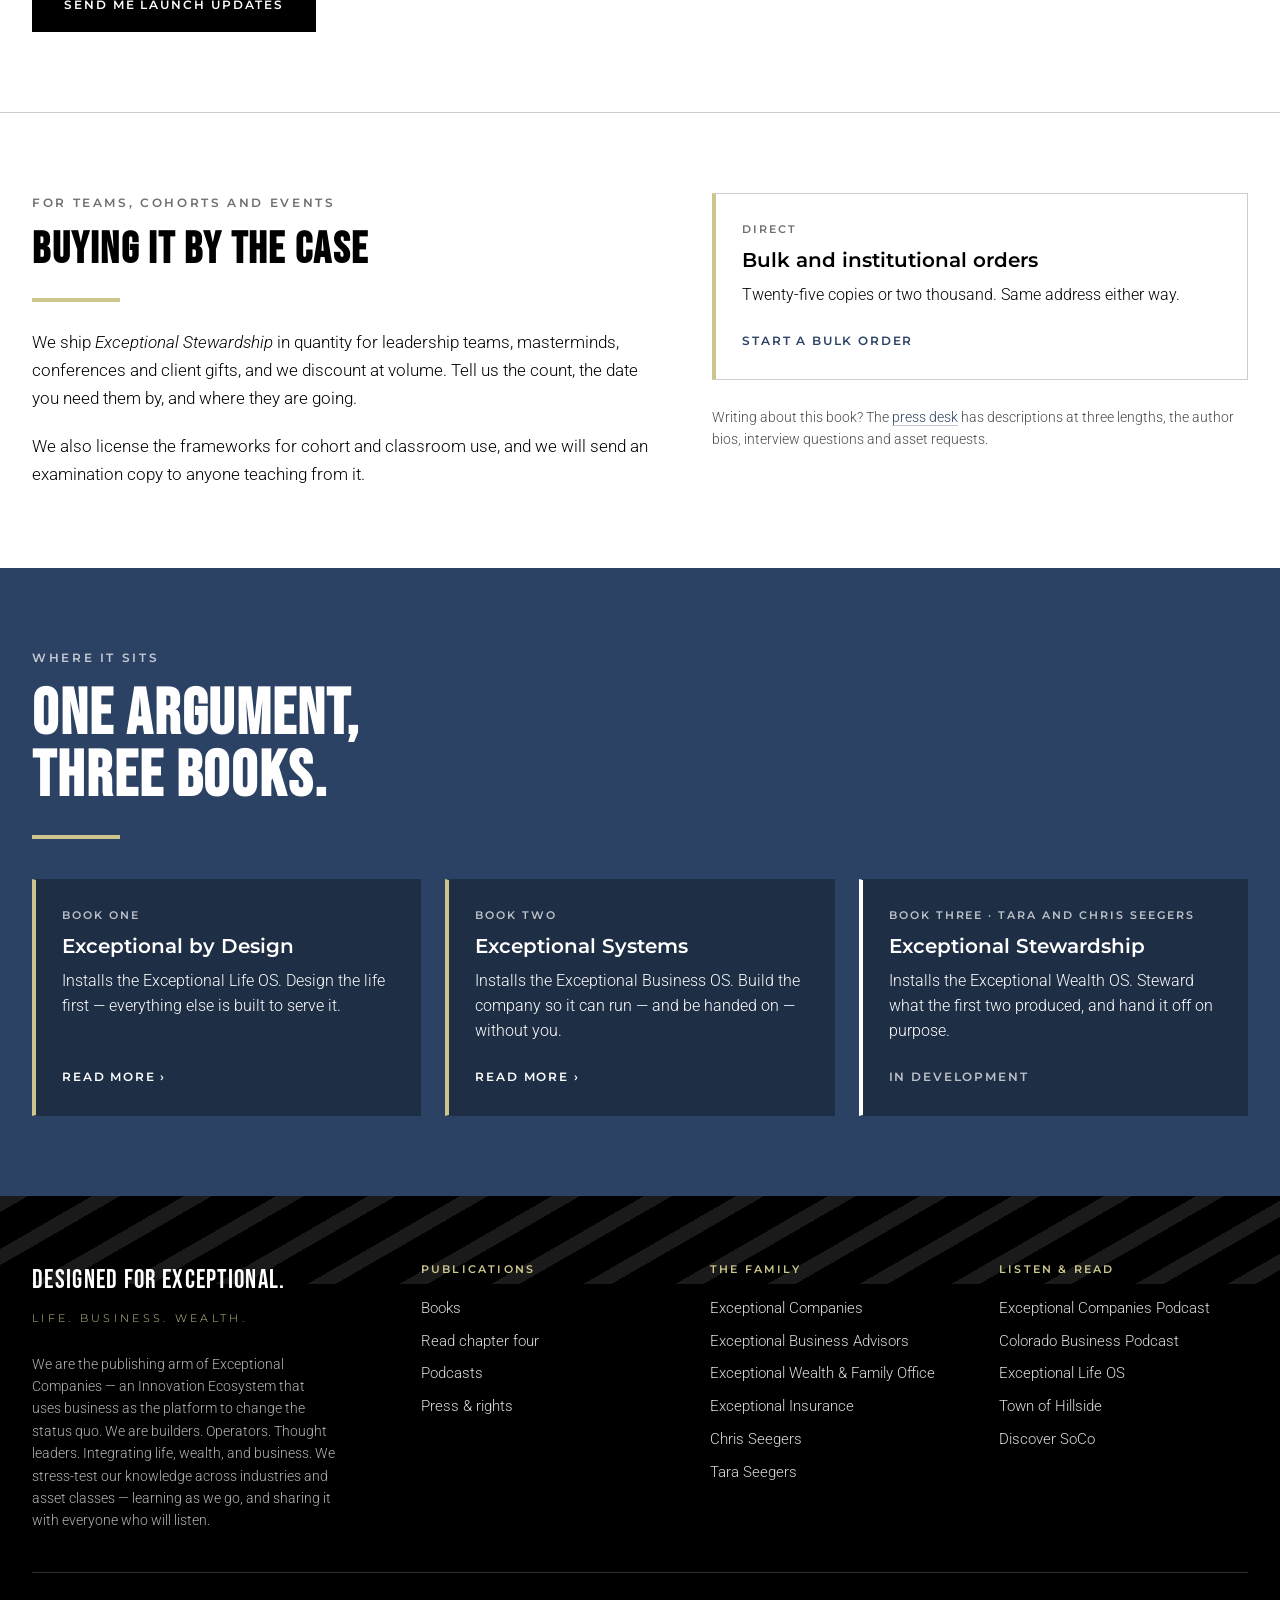
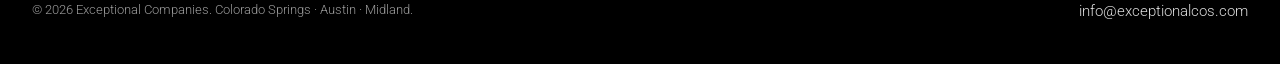
<file: books/exceptional-stewardship/index.html>
<!doctype html>
<html lang="en">
<head>
<meta charset="utf-8">
<meta name="viewport" content="width=device-width, initial-scale=1">
<title>Exceptional Stewardship — Book Three of the Exceptional Trilogy</title>
<meta name="description" content="The third book in the Exceptional trilogy: what happens to wealth once it arrives, how it works, and how to leave it well. Tara and Chris Seegers on the Exceptional Wealth OS, anticipated Q2 2028.">
<link rel="canonical" href="https://exceptionalmedia.us/books/exceptional-stewardship/">
<meta property="og:type" content="website">
<meta property="og:site_name" content="Exceptional Media">
<meta property="og:title" content="Exceptional Stewardship — Book Three of the Exceptional Trilogy">
<meta property="og:description" content="The third book in the Exceptional trilogy: what happens to wealth once it arrives, how it works, and how to leave it well. Tara and Chris Seegers on the Exceptional Wealth OS, anticipated Q2 2028.">
<meta property="og:url" content="https://exceptionalmedia.us/books/exceptional-stewardship/">
<meta property="og:image" content="https://exceptionalmedia.us/assets/og-exceptional-media.png">
<meta property="og:image:width" content="1200">
<meta property="og:image:height" content="630">
<meta property="og:image:alt" content="Exceptional Media — Designed for exceptional. Life. Business. Wealth.">
<meta name="twitter:card" content="summary_large_image">
<meta name="twitter:image" content="https://exceptionalmedia.us/assets/og-exceptional-media.png">
<link rel="icon" href="/assets/favicon.svg" type="image/svg+xml">
<link rel="apple-touch-icon" href="/assets/apple-touch-icon.png">
<meta name="theme-color" content="#000000">
<link rel="preconnect" href="https://fonts.googleapis.com">
<link rel="preconnect" href="https://fonts.gstatic.com" crossorigin>
<link rel="stylesheet" href="https://fonts.googleapis.com/css2?family=Bebas+Neue&family=Montserrat:wght@300;400;600&family=Quattrocento:wght@400;700&family=Roboto:wght@300;400;500&display=swap">
<link rel="stylesheet" href="/assets/exco-media.css">
<script type="application/ld+json">{"@context":"https://schema.org","@graph":[{"@type":"BreadcrumbList","itemListElement":[{"@type":"ListItem","position":1,"name":"Home","item":"https://exceptionalmedia.us/"},{"@type":"ListItem","position":2,"name":"Books","item":"https://exceptionalmedia.us/books/"},{"@type":"ListItem","position":3,"name":"Exceptional Stewardship","item":"https://exceptionalmedia.us/books/exceptional-stewardship/"}]},{"@type":"Book","name":"Exceptional Stewardship","author":[{"@type":"Person","name":"Tara Seegers"},{"@type":"Person","name":"Chris Seegers","url":"https://chrisseegers.com"}],"url":"https://exceptionalmedia.us/books/exceptional-stewardship/","publisher":{"@id":"https://exceptionalmedia.us/#org"},"inLanguage":"en-US","about":["Wealth stewardship","Family governance","Legacy planning"]}]}</script>
</head>
<body>

<a class="skip" href="#main">Skip to content</a>

<header class="masthead">
  <div class="bar"></div>
  <div class="inner">
    <!-- Typographic lockup. No authored vector mark exists yet (README, open item 1).
         When the SVG arrives, replace this <a> block with an inline SVG at 0.5X clear space. -->
    <a class="lockup" href="/" aria-label="Exceptional Media — home">
      <span class="m1">EXCEPTIONAL</span>
      <span class="m2">MEDIA</span>
    </a>
    <nav class="nav" aria-label="Primary">
      <a href="/books/" aria-current="page">Books</a>
      <a href="/podcasts/">Podcasts</a>
      <a href="/press/">Press</a>
      <a href="/about/">About</a>
    </nav>
  </div>
</header>

<main id="main">

<section class="pagehead">
  <div class="energy" aria-hidden="true"></div>
  <div class="wrap">
    <div class="eyebrow">Book three &middot; The Exceptional Wealth OS</div>
    <h1 class="display mt2">Exceptional<br>Stewardship</h1>
    <hr class="accentrule wide mt3">
    <p class="lead mt3">Tara Seegers and Chris Seegers on what happens to wealth once it arrives,
      how it works, and how to leave it well. The book that completes the trilogy.</p>
    <div class="mt3"><span class="pill pill--soon">Anticipated Q2 2028</span></div>
  </div>
</section>

<section class="section">
  <div class="wrap">
    <div class="split">
      <div class="body">
        <div class="eyebrow">About the book</div>
        <h2 class="h2 mt2">The wire hits. Then what?</h2>
        <hr class="accentrule mt3">
        <p class="mt3">Our <a href="/books/">first two books</a> get you to the transaction. This one
          starts the day after.</p>
        <p>An owner who has spent thirty years building a company has spent thirty years being
          good at exactly one thing that will no longer be true of them. The money is now the
          asset, the calendar is empty, and nobody prepared them for either.</p>
        <p>We are writing <em>Exceptional Stewardship</em> for that person &mdash; and for the
          family around them, who inherit a set of decisions nobody has ever discussed out loud.</p>
        <p>Protection sits inside this book rather than beside it. Stewardship is not only what you
          grow &mdash; it is what survives you being wrong, or unlucky, or gone. That is ground we
          work every day through
          <a href="https://insureexceptional.com" rel="noopener" target="_blank">Exceptional
          Insurance</a>, and it belongs in the Wealth OS, not in an appendix.</p>
        <p>The through-line of the trilogy holds, and we believe it: wealth is not a scoreboard. It
          is a thing you are responsible for on behalf of people who are not in the room.</p>

        <div class="mt4">
          <div class="factrow"><span class="k">Authors</span><span>Tara Seegers and Chris Seegers</span></div>
          <div class="factrow"><span class="k">Position</span><span>Book three of three</span></div>
          <div class="factrow"><span class="k">System</span><span>The Exceptional Wealth OS</span></div>
          <div class="factrow"><span class="k">Publication</span><span>In development. Anticipated Q2 2028.</span></div>
          <div class="factrow"><span class="k">Publisher</span><span>Exceptional Media</span></div>
        </div>

        <div class="btnrow mt4">
          <a class="mail btn" data-u="info" data-d="exceptionalcos.com" href="#contact-email" data-s="Exceptional%20Stewardship%20%E2%80%94%20launch%20updates">Send me launch updates</a>
        </div>
      </div>
      <div>
        <div class="coverframe">
        <div class="energy" aria-hidden="true"></div>
        <!-- Drop the real jacket here when art exists:  <img src="/assets/covers/xxx.jpg" alt=""> -->
        <div class="cv"><div class="t">EXCEPTIONAL<br>STEWARDSHIP</div><div class="s">The Exceptional Wealth OS</div></div>
      </div>
        <blockquote class="pull mt4" style="font-size:20px">Business is ministry, fueled by
          sustainable cashflow.<cite>Chris Seegers</cite></blockquote>
      </div>
    </div>
  </div>
</section>


<section class="section section--rule">
  <div class="wrap">
    <div class="split">
      <div class="body">
        <div class="eyebrow">For teams, cohorts and events</div>
        <h2 class="h2 mt2">Buying it by the case</h2>
        <hr class="accentrule mt3">
        <p class="mt3">We ship <i>Exceptional Stewardship</i> in quantity for leadership teams, masterminds,
          conferences and client gifts, and we discount at volume. Tell us the count, the date you
          need them by, and where they are going.</p>
        <p>We also license the frameworks for cohort and classroom use, and we will send an
          examination copy to anyone teaching from it.</p>
      </div>
      <div>
        <div class="card">
          <div class="kicker">Direct</div>
          <div class="title">Bulk and institutional orders</div>
          <p>Twenty-five copies or two thousand. Same address either way.</p>
          <a class="mail go" data-u="info" data-d="exceptionalcos.com" href="#contact-email" data-s="Bulk%20order%20%E2%80%94%20Exceptional%20Stewardship">Start a bulk order</a>
        </div>
        <p class="small mt3">Writing about this book? The
          <a href="/press/">press desk</a>
          has descriptions at three lengths, the author bios, interview questions and asset
          requests.</p>
      </div>
    </div>
  </div>
</section>


<section class="section section--navy">
  <div class="wrap">
    <div class="eyebrow">Where it sits</div>
    <h2 class="h1 mt2">One argument,<br>three books.</h2>
    <hr class="accentrule mt3">
    <div class="grid g3 mt4">
      <div class="card card--dark"><div class="kicker">Book one</div>
        <div class="title">Exceptional by Design</div>
        <p>Installs the Exceptional Life OS. Design the life first &mdash; everything else is built to serve it.</p>
        <a class="go" href="/books/exceptional-by-design/">Read more &rsaquo;</a></div>
      <div class="card card--dark"><div class="kicker">Book two</div>
        <div class="title">Exceptional Systems</div>
        <p>Installs the Exceptional Business OS. Build the company so it can run &mdash; and be handed on &mdash; without you.</p>
        <a class="go" href="/books/exceptional-systems/">Read more &rsaquo;</a></div>
      <div class="card card--dark" style="border-left-color:#fff"><div class="kicker">Book three &middot; Tara and Chris Seegers</div>
        <div class="title">Exceptional Stewardship</div>
        <p>Installs the Exceptional Wealth OS. Steward what the first two produced, and hand it off on purpose.</p>
        <span class="go" style="opacity:.7">In development</span></div>
    </div>
  </div>
</section>

</main>

<footer class="foot">
  <div class="energy" aria-hidden="true"></div>
  <div class="wrap">
    <div class="cols">
      <div>
        <div class="tag">DESIGNED FOR EXCEPTIONAL.<i>LIFE. BUSINESS. WEALTH.</i></div>
        <p class="small mt3" style="color:rgba(255,255,255,.7);max-width:38ch">
          We are the publishing arm of Exceptional Companies &mdash; an Innovation Ecosystem that
          uses business as the platform to change the status quo. We are builders. Operators.
          Thought leaders. Integrating life, wealth, and business. We stress-test our knowledge
          across industries and asset classes &mdash; learning as we go, and sharing it with
          everyone who will listen.</p>
      </div>
      <div>
        <h2>Publications</h2>
        <a href="/books/">Books</a>
        <a href="/books/exceptional-by-design/excerpt/">Read chapter four</a>
        <a href="/podcasts/">Podcasts</a>
        
        <a href="/press/">Press &amp; rights</a>
      </div>
      <div>
        <h2>The family</h2>
        <a href="https://exceptionalcos.com" rel="noopener">Exceptional Companies</a>
        <a href="https://excoadvisors.com" rel="noopener">Exceptional Business Advisors</a>
        <a href="https://www.exceptionalwealth.us" rel="noopener">Exceptional Wealth &amp; Family Office</a>
        <a href="https://insureexceptional.com" rel="noopener">Exceptional Insurance</a>
        <a href="https://chrisseegers.com" rel="noopener">Chris Seegers</a>
        <a href="https://taraseegers.com" rel="noopener">Tara Seegers</a>
      </div>
      <div>
        <h2>Listen &amp; read</h2>
        <a href="https://www.youtube.com/@ExceptionalCompaniesPodcast" rel="noopener">Exceptional Companies Podcast</a>
        <a href="https://www.youtube.com/@ColoradoBusinessPodcast" rel="noopener">Colorado Business Podcast</a>
        <a href="https://exceptional-os.com" rel="noopener">Exceptional Life OS</a>
        <a href="https://townofhillside.com" rel="noopener">Town of Hillside</a>
        <a href="https://discoversoco.com" rel="noopener">Discover SoCo</a>
      </div>
    </div>
    <div class="rule"></div>
    <div class="fine">
      <span>&copy; 2026 Exceptional Companies. Colorado Springs &middot; Austin &middot; Midland.</span>
      <span><a class="mail" id="contact-email" data-u="info" data-d="exceptionalcos.com" data-show="1" href="#contact-email" style="display:inline">info [at] exceptionalcos [dot] com</a></span>
    </div>
  </div>
</footer>

<script>
/* Assembles every .mail address at runtime. The literal string never appears in
   the served HTML, so source scrapers and regex harvesters come up empty. */
(function () {
  var n = document.getElementsByClassName('mail');
  for (var i = 0; i < n.length; i++) {
    var e = n[i], u = e.getAttribute('data-u'), d = e.getAttribute('data-d');
    if (!u || !d) continue;
    var addr = u + String.fromCharCode(64) + d, sub = e.getAttribute('data-s');
    e.setAttribute('href', 'mailto:' + addr + (sub ? '?subject=' + sub : ''));
    if (e.getAttribute('data-show')) e.textContent = addr;
  }
})();
</script>

</body>
</html>
</file>
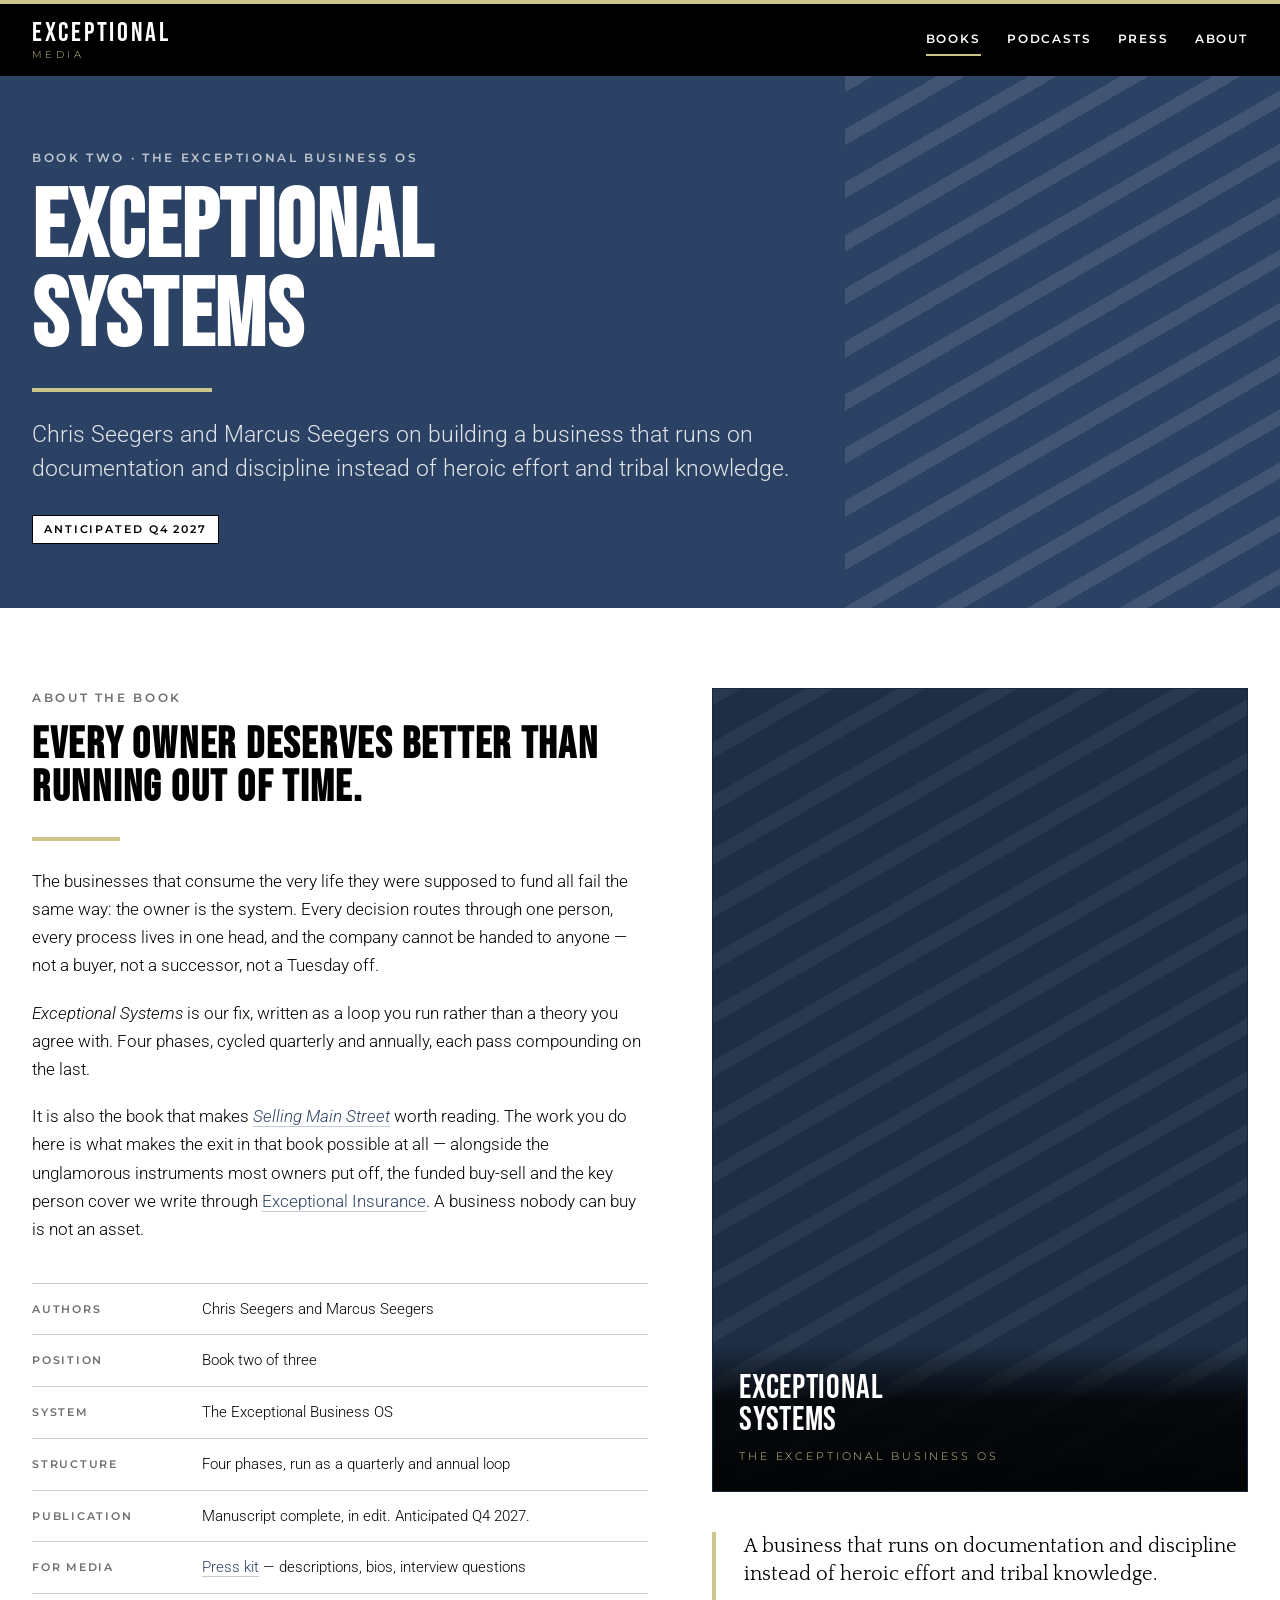
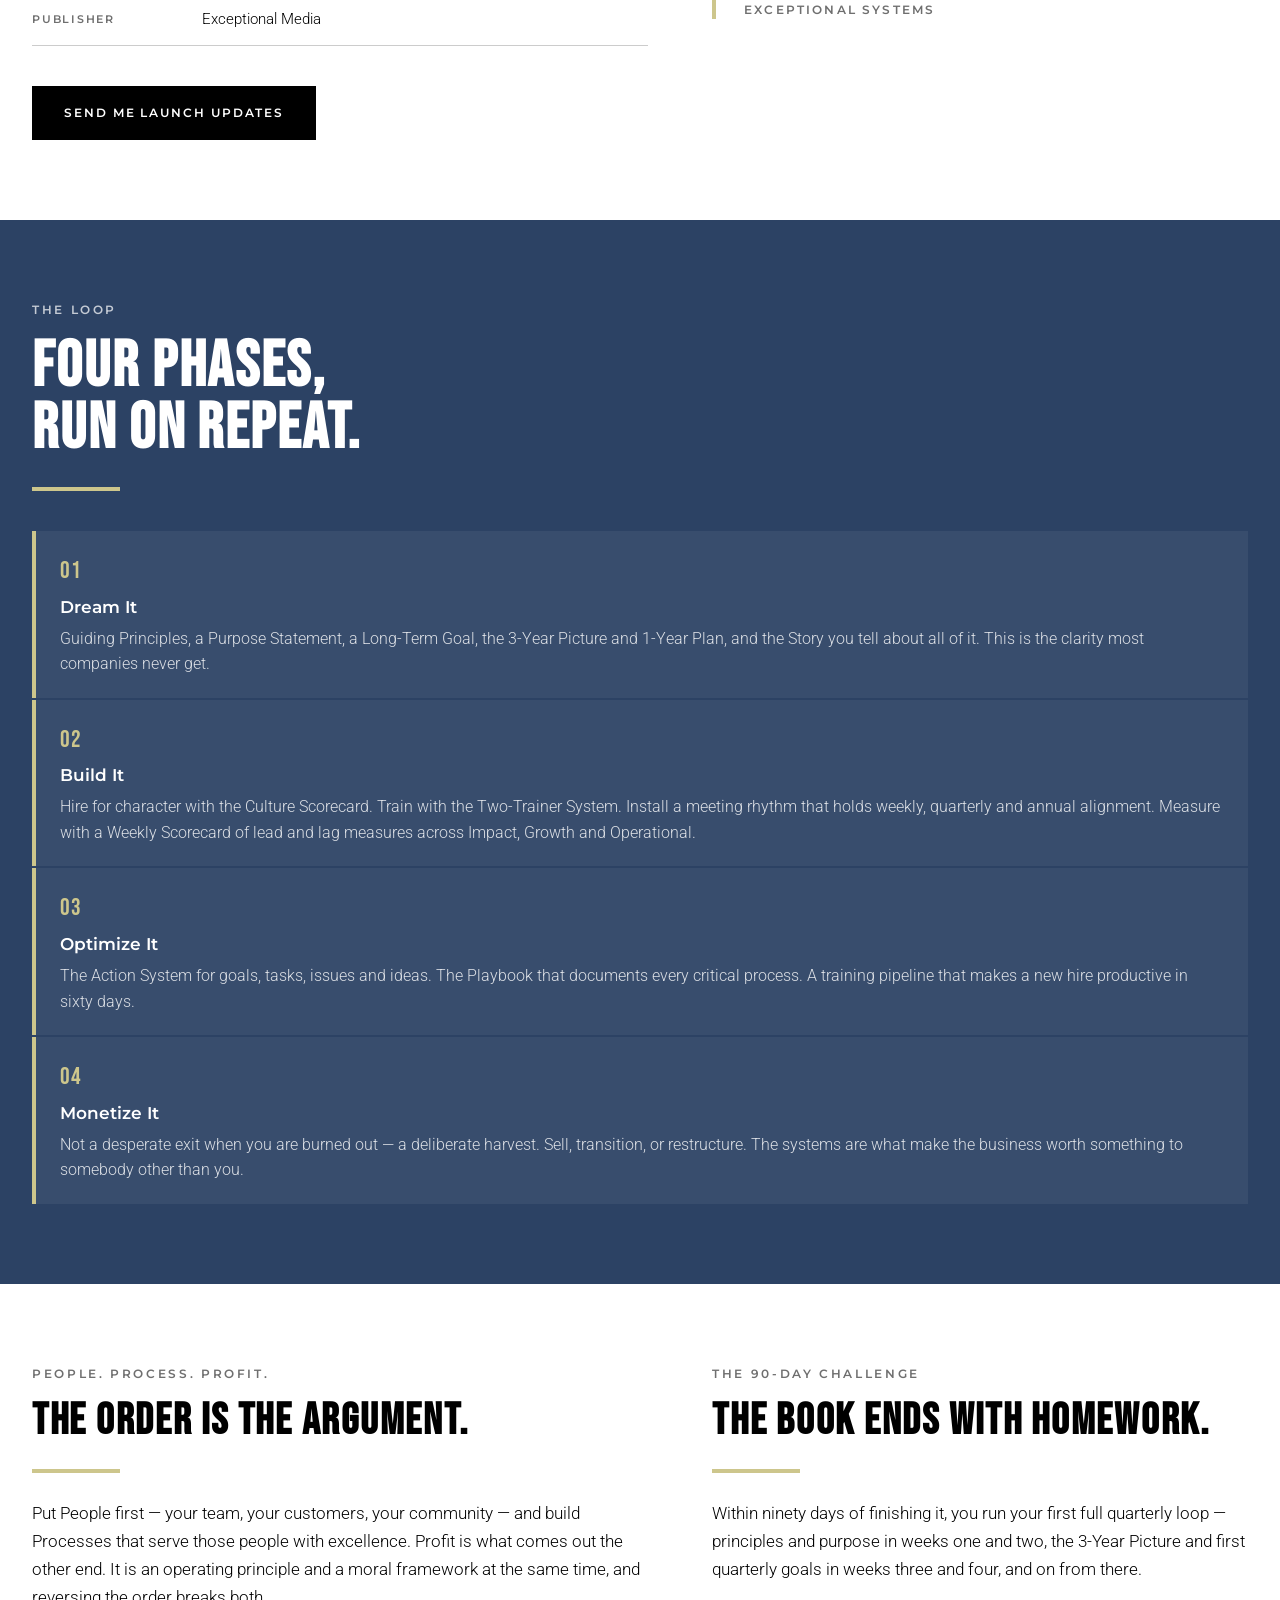
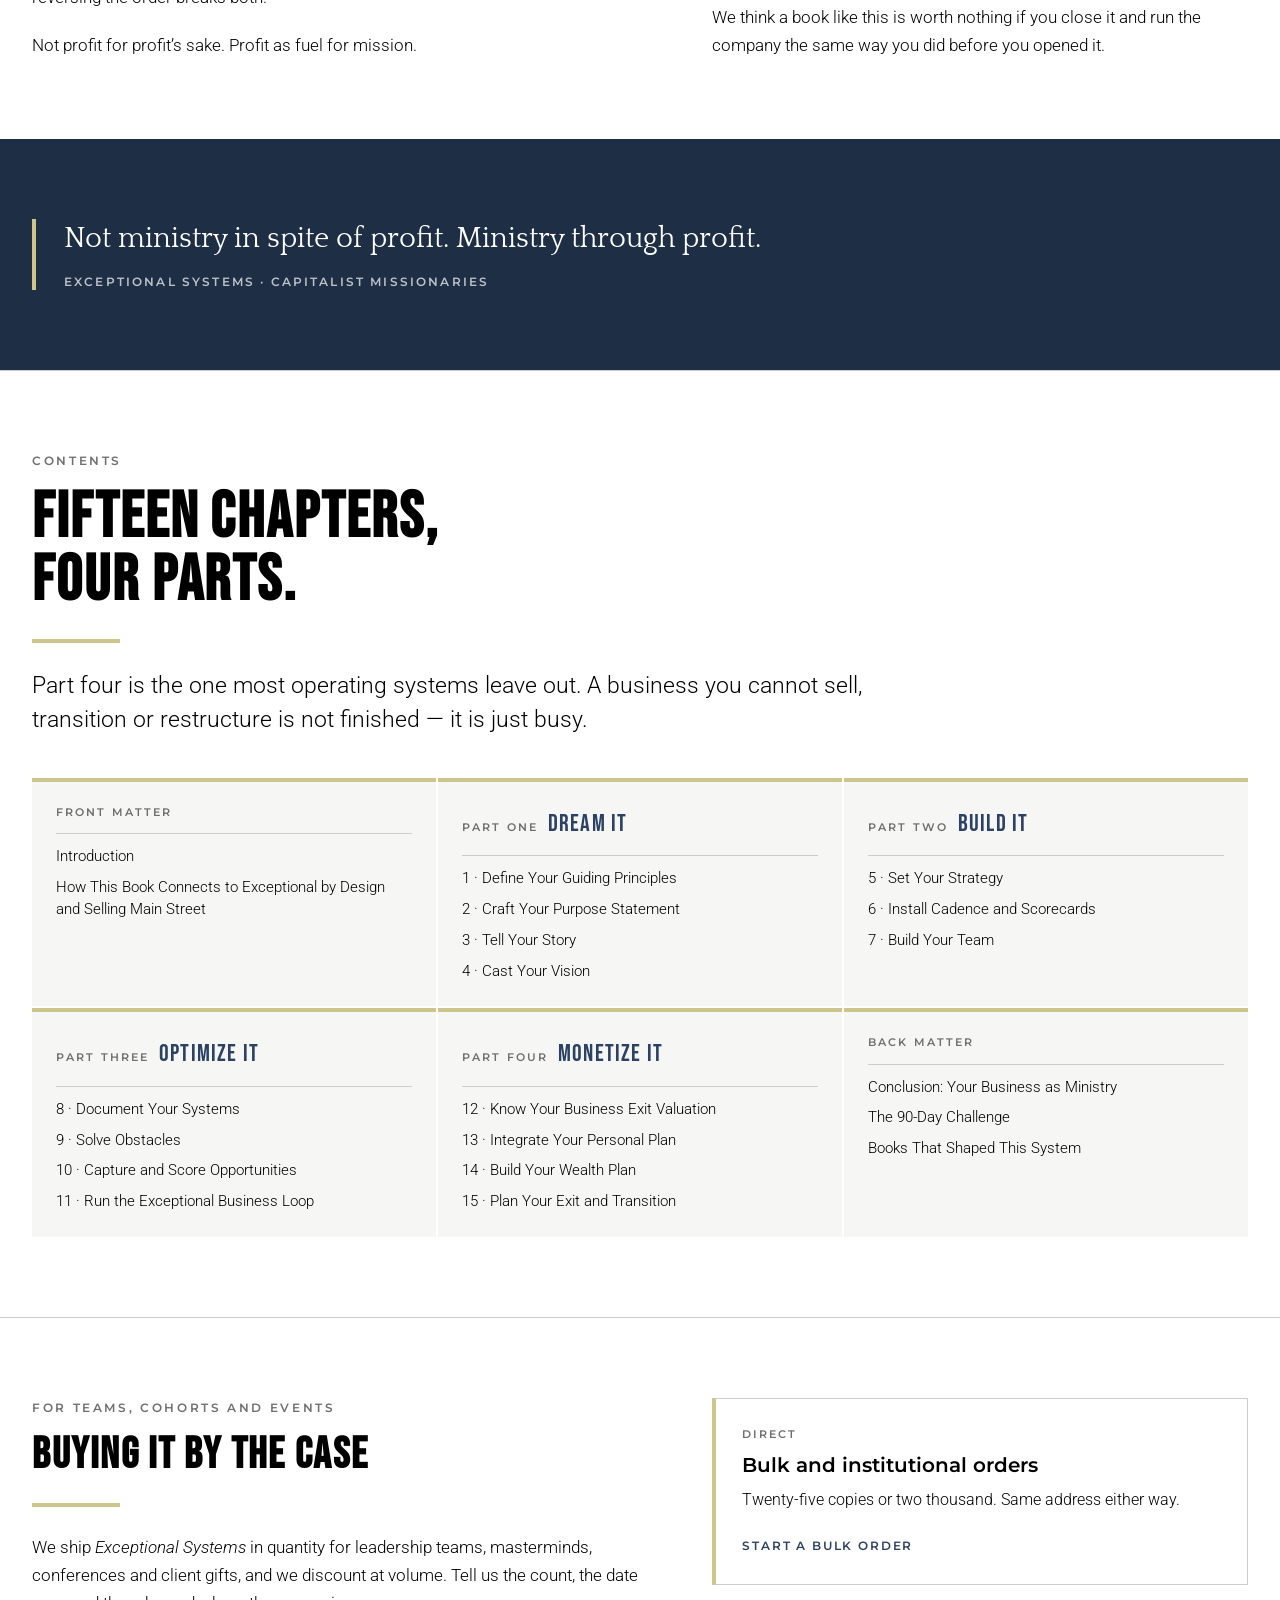
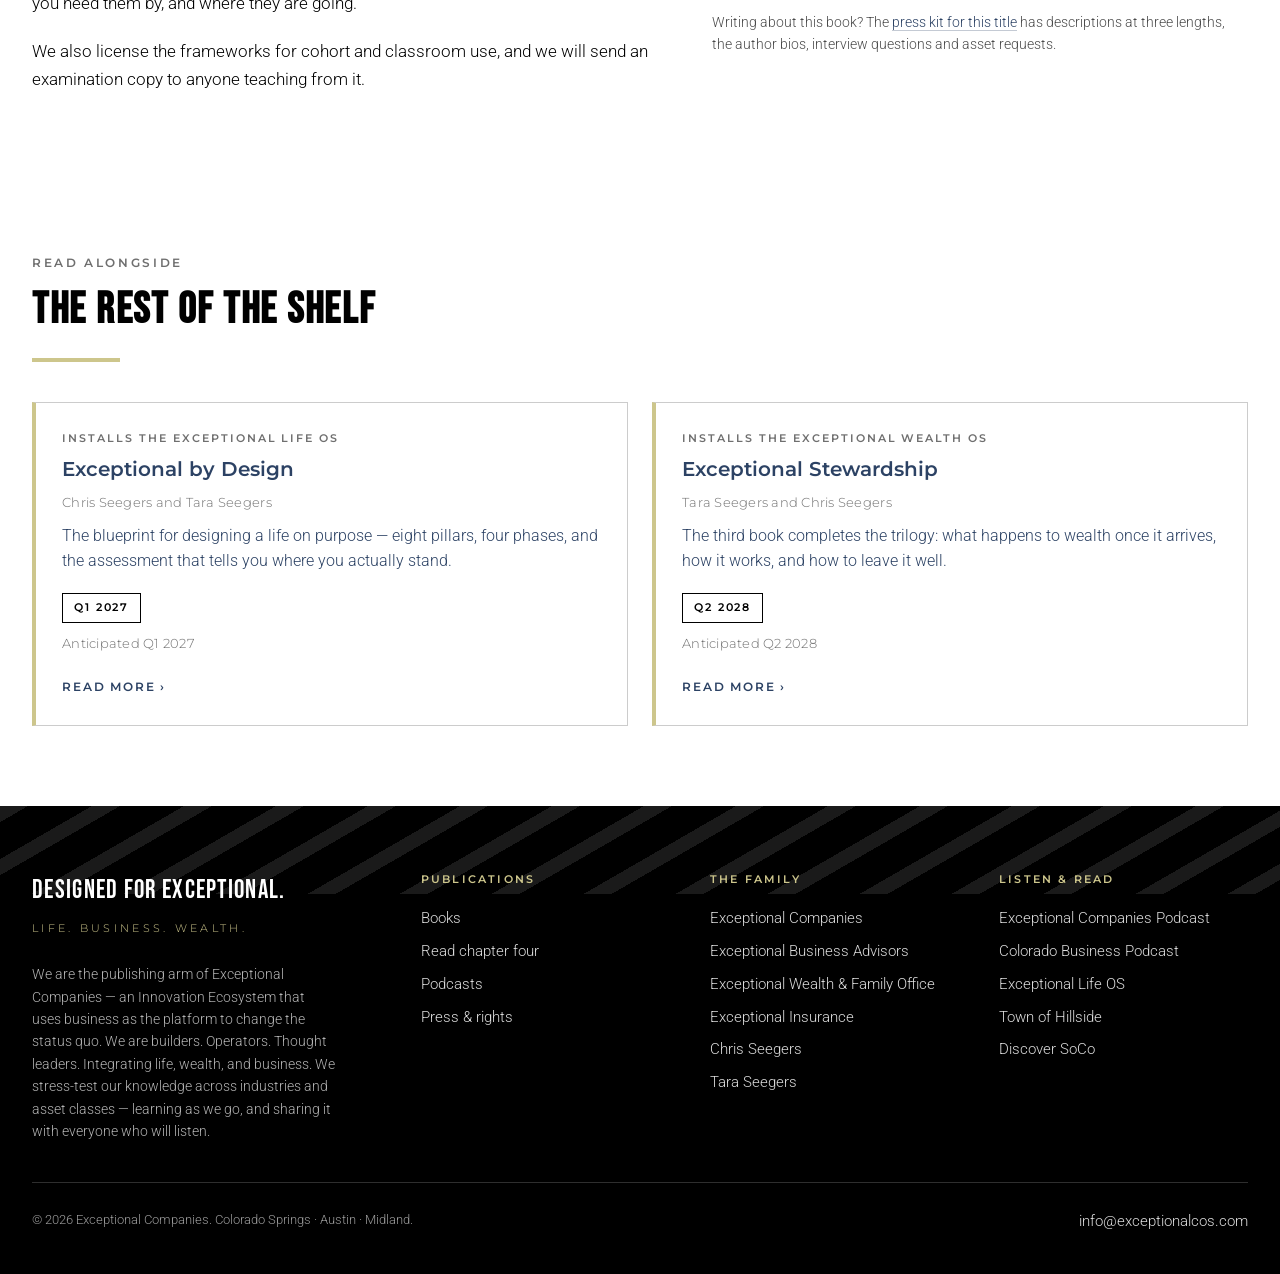
<file: books/exceptional-systems/index.html>
<!doctype html>
<html lang="en">
<head>
<meta charset="utf-8">
<meta name="viewport" content="width=device-width, initial-scale=1">
<title>Exceptional Systems — Book Two of the Exceptional Trilogy</title>
<meta name="description" content="Chris and Marcus Seegers on building a business that runs on documentation and discipline instead of heroic effort. Book two — it installs the Exceptional Business OS.">
<link rel="canonical" href="https://exceptionalmedia.us/books/exceptional-systems/">
<meta property="og:type" content="website">
<meta property="og:site_name" content="Exceptional Media">
<meta property="og:title" content="Exceptional Systems — Book Two of the Exceptional Trilogy">
<meta property="og:description" content="Chris and Marcus Seegers on building a business that runs on documentation and discipline instead of heroic effort. Book two — it installs the Exceptional Business OS.">
<meta property="og:url" content="https://exceptionalmedia.us/books/exceptional-systems/">
<meta property="og:image" content="https://exceptionalmedia.us/assets/og-exceptional-media.png">
<meta property="og:image:width" content="1200">
<meta property="og:image:height" content="630">
<meta property="og:image:alt" content="Exceptional Media — Designed for exceptional. Life. Business. Wealth.">
<meta name="twitter:card" content="summary_large_image">
<meta name="twitter:image" content="https://exceptionalmedia.us/assets/og-exceptional-media.png">
<link rel="icon" href="/assets/favicon.svg" type="image/svg+xml">
<link rel="apple-touch-icon" href="/assets/apple-touch-icon.png">
<meta name="theme-color" content="#000000">
<link rel="preconnect" href="https://fonts.googleapis.com">
<link rel="preconnect" href="https://fonts.gstatic.com" crossorigin>
<link rel="stylesheet" href="https://fonts.googleapis.com/css2?family=Bebas+Neue&family=Montserrat:wght@300;400;600&family=Quattrocento:wght@400;700&family=Roboto:wght@300;400;500&display=swap">
<link rel="stylesheet" href="/assets/exco-media.css">
<script type="application/ld+json">{"@context":"https://schema.org","@graph":[{"@type":"BreadcrumbList","itemListElement":[{"@type":"ListItem","position":1,"name":"Home","item":"https://exceptionalmedia.us/"},{"@type":"ListItem","position":2,"name":"Books","item":"https://exceptionalmedia.us/books/"},{"@type":"ListItem","position":3,"name":"Exceptional Systems","item":"https://exceptionalmedia.us/books/exceptional-systems/"}]},{"@type":"Book","name":"Exceptional Systems","author":[{"@type":"Person","name":"Chris Seegers","url":"https://chrisseegers.com"},{"@type":"Person","name":"Marcus Seegers"}],"url":"https://exceptionalmedia.us/books/exceptional-systems/","publisher":{"@id":"https://exceptionalmedia.us/#org"},"inLanguage":"en-US","about":["Business operations","Systems and processes","Business exit planning"]}]}</script>
</head>
<body>

<a class="skip" href="#main">Skip to content</a>

<header class="masthead">
  <div class="bar"></div>
  <div class="inner">
    <!-- Typographic lockup. No authored vector mark exists yet (README, open item 1).
         When the SVG arrives, replace this <a> block with an inline SVG at 0.5X clear space. -->
    <a class="lockup" href="/" aria-label="Exceptional Media — home">
      <span class="m1">EXCEPTIONAL</span>
      <span class="m2">MEDIA</span>
    </a>
    <nav class="nav" aria-label="Primary">
      <a href="/books/" aria-current="page">Books</a>
      <a href="/podcasts/">Podcasts</a>
      <a href="/press/">Press</a>
      <a href="/about/">About</a>
    </nav>
  </div>
</header>

<main id="main">

<section class="pagehead">
  <div class="energy" aria-hidden="true"></div>
  <div class="wrap">
    <div class="eyebrow">Book two &middot; The Exceptional Business OS</div>
    <h1 class="display mt2">Exceptional<br>Systems</h1>
    <hr class="accentrule wide mt3">
    <p class="lead mt3">Chris Seegers and Marcus Seegers on building a business that runs on
      documentation and discipline instead of heroic effort and tribal knowledge.</p>
    <div class="mt3"><span class="pill pill--soon">Anticipated Q4 2027</span></div>
  </div>
</section>

<section class="section">
  <div class="wrap">
    <div class="split">
      <div class="body">
        <div class="eyebrow">About the book</div>
        <h2 class="h2 mt2">Every owner deserves better than running out of time.</h2>
        <hr class="accentrule mt3">
        <p class="mt3">The businesses that consume the very life they were supposed to fund all
          fail the same way: the owner is the system. Every decision routes through one person,
          every process lives in one head, and the company cannot be handed to anyone &mdash;
          not a buyer, not a successor, not a Tuesday off.</p>
        <p><em>Exceptional Systems</em> is our fix, written as a loop you run rather than a theory
          you agree with. Four phases, cycled quarterly and annually, each pass
          compounding on the last.</p>
        <p>It is also the book that makes
          <a href="https://www.amazon.com/dp/B0D2B72W18" rel="noopener" target="_blank"><em>Selling
          Main Street</em></a> worth reading. The work you do here is what makes the exit in that
          book possible at all &mdash; alongside the
          unglamorous instruments most owners put off, the funded buy-sell and the key person
          cover we write through
          <a href="https://insureexceptional.com" rel="noopener" target="_blank">Exceptional
          Insurance</a>. A business nobody can buy is not an asset.</p>

        <div class="mt4">
          <div class="factrow"><span class="k">Authors</span><span>Chris Seegers and Marcus Seegers</span></div>
          <div class="factrow"><span class="k">Position</span><span>Book two of three</span></div>
          <div class="factrow"><span class="k">System</span><span>The Exceptional Business OS</span></div>
          <div class="factrow"><span class="k">Structure</span><span>Four phases, run as a quarterly and annual loop</span></div>
          <div class="factrow"><span class="k">Publication</span><span>Manuscript complete, in edit. Anticipated Q4 2027.</span></div>
          <div class="factrow"><span class="k">For media</span><span><a href="/books/exceptional-systems/press/">Press kit</a> &mdash; descriptions, bios, interview questions</span></div>
          <div class="factrow"><span class="k">Publisher</span><span>Exceptional Media</span></div>
        </div>

        <div class="btnrow mt4">
          <a class="mail btn" data-u="info" data-d="exceptionalcos.com" href="#contact-email" data-s="Exceptional%20Systems%20%E2%80%94%20launch%20updates">Send me launch updates</a>
        </div>
      </div>
      <div>
        <div class="coverframe">
        <div class="energy" aria-hidden="true"></div>
        <!-- Drop the real jacket here when art exists:  <img src="/assets/covers/xxx.jpg" alt=""> -->
        <div class="cv"><div class="t">EXCEPTIONAL<br>SYSTEMS</div><div class="s">The Exceptional Business OS</div></div>
      </div>
        <blockquote class="pull mt4" style="font-size:20px">A business that runs on documentation
          and discipline instead of heroic effort and tribal knowledge.
          <cite>Exceptional Systems</cite></blockquote>
      </div>
    </div>
  </div>
</section>

<section class="section section--navy">
  <div class="wrap">
    <div class="eyebrow">The loop</div>
    <h2 class="h1 mt2">Four phases,<br>run on repeat.</h2>
    <hr class="accentrule mt3">
    <div class="steps mt4">
      <div class="step" style="background:rgba(255,255,255,.06);color:#fff">
        <span class="n" style="color:var(--accent)">01</span>
        <div class="t">Dream It</div><p style="color:rgba(255,255,255,.82)">Guiding Principles, a Purpose Statement, a Long-Term Goal, the 3-Year Picture and 1-Year Plan, and the Story you tell about all of it. This is the clarity most companies never get.</p></div><div class="step" style="background:rgba(255,255,255,.06);color:#fff">
        <span class="n" style="color:var(--accent)">02</span>
        <div class="t">Build It</div><p style="color:rgba(255,255,255,.82)">Hire for character with the Culture Scorecard. Train with the Two-Trainer System. Install a meeting rhythm that holds weekly, quarterly and annual alignment. Measure with a Weekly Scorecard of lead and lag measures across Impact, Growth and Operational.</p></div><div class="step" style="background:rgba(255,255,255,.06);color:#fff">
        <span class="n" style="color:var(--accent)">03</span>
        <div class="t">Optimize It</div><p style="color:rgba(255,255,255,.82)">The Action System for goals, tasks, issues and ideas. The Playbook that documents every critical process. A training pipeline that makes a new hire productive in sixty days.</p></div><div class="step" style="background:rgba(255,255,255,.06);color:#fff">
        <span class="n" style="color:var(--accent)">04</span>
        <div class="t">Monetize It</div><p style="color:rgba(255,255,255,.82)">Not a desperate exit when you are burned out &mdash; a deliberate harvest. Sell, transition, or restructure. The systems are what make the business worth something to somebody other than you.</p></div>
    </div>
  </div>
</section>

<section class="section">
  <div class="wrap">
    <div class="split">
      <div class="body">
        <div class="eyebrow">People. Process. Profit.</div>
        <h2 class="h2 mt2">The order is the argument.</h2>
        <hr class="accentrule mt3">
        <p class="mt3">Put People first &mdash; your team, your customers, your community &mdash;
          and build Processes that serve those people with excellence. Profit is what comes out
          the other end. It is an operating principle and a moral framework at the same time,
          and reversing the order breaks both.</p>
        <p>Not profit for profit&rsquo;s sake. Profit as fuel for mission.</p>
      </div>
      <div class="body">
        <div class="eyebrow">The 90-day challenge</div>
        <h2 class="h2 mt2">The book ends with homework.</h2>
        <hr class="accentrule mt3">
        <p class="mt3">Within ninety days of finishing it, you run your first full quarterly loop
          &mdash; principles and purpose in weeks one and two, the 3-Year Picture and first
          quarterly goals in weeks three and four, and on from there.</p>
        <p>We think a book like this is worth nothing if you close it and run the company the same
          way you did before you opened it.</p>
      </div>
    </div>
  </div>
</section>

<section class="section section--deep">
    <div class="wrap" style="position:relative;z-index:2">
    <blockquote class="pull" style="color:#fff">Not ministry in spite of profit. Ministry through
      profit.<cite>Exceptional Systems &middot; Capitalist Missionaries</cite></blockquote>
  </div>
</section>

<section class="section section--rule">
  <div class="wrap">
    <div class="eyebrow">Contents</div>
    <h2 class="h1 mt2">Fifteen chapters,<br>four parts.</h2>
    <hr class="accentrule mt3">
    <p class="lead mt3">Part four is the one most operating systems leave out. A business you
      cannot sell, transition or restructure is not finished &mdash; it is just busy.</p>
    <div class="mt4"><div class="toc"><div class="tocgroup"><div class="tocphase"><span class="p">Front matter</span></div><ul class="toclist"><li>Introduction</li><li>How This Book Connects to Exceptional by Design and Selling Main Street</li></ul></div><div class="tocgroup"><div class="tocphase"><span class="p">Part one</span><span class="n">Dream It</span></div><ul class="toclist"><li>1 &middot; Define Your Guiding Principles</li><li>2 &middot; Craft Your Purpose Statement</li><li>3 &middot; Tell Your Story</li><li>4 &middot; Cast Your Vision</li></ul></div><div class="tocgroup"><div class="tocphase"><span class="p">Part two</span><span class="n">Build It</span></div><ul class="toclist"><li>5 &middot; Set Your Strategy</li><li>6 &middot; Install Cadence and Scorecards</li><li>7 &middot; Build Your Team</li></ul></div><div class="tocgroup"><div class="tocphase"><span class="p">Part three</span><span class="n">Optimize It</span></div><ul class="toclist"><li>8 &middot; Document Your Systems</li><li>9 &middot; Solve Obstacles</li><li>10 &middot; Capture and Score Opportunities</li><li>11 &middot; Run the Exceptional Business Loop</li></ul></div><div class="tocgroup"><div class="tocphase"><span class="p">Part four</span><span class="n">Monetize It</span></div><ul class="toclist"><li>12 &middot; Know Your Business Exit Valuation</li><li>13 &middot; Integrate Your Personal Plan</li><li>14 &middot; Build Your Wealth Plan</li><li>15 &middot; Plan Your Exit and Transition</li></ul></div><div class="tocgroup"><div class="tocphase"><span class="p">Back matter</span></div><ul class="toclist"><li>Conclusion: Your Business as Ministry</li><li>The 90-Day Challenge</li><li>Books That Shaped This System</li></ul></div></div></div>
  </div>
</section>



<section class="section section--rule">
  <div class="wrap">
    <div class="split">
      <div class="body">
        <div class="eyebrow">For teams, cohorts and events</div>
        <h2 class="h2 mt2">Buying it by the case</h2>
        <hr class="accentrule mt3">
        <p class="mt3">We ship <i>Exceptional Systems</i> in quantity for leadership teams, masterminds,
          conferences and client gifts, and we discount at volume. Tell us the count, the date you
          need them by, and where they are going.</p>
        <p>We also license the frameworks for cohort and classroom use, and we will send an
          examination copy to anyone teaching from it.</p>
      </div>
      <div>
        <div class="card">
          <div class="kicker">Direct</div>
          <div class="title">Bulk and institutional orders</div>
          <p>Twenty-five copies or two thousand. Same address either way.</p>
          <a class="mail go" data-u="info" data-d="exceptionalcos.com" href="#contact-email" data-s="Bulk%20order%20%E2%80%94%20Exceptional%20Systems">Start a bulk order</a>
        </div>
        <p class="small mt3">Writing about this book? The
          <a href="/books/exceptional-systems/press/">press kit for this title</a>
          has descriptions at three lengths, the author bios, interview questions and asset
          requests.</p>
      </div>
    </div>
  </div>
</section>


<section class="section">
  <div class="wrap">
    <div class="eyebrow">Read alongside</div>
    <h2 class="h2 mt2">The rest of the shelf</h2>
    <hr class="accentrule mt3">
    <div class="grid g2 mt4">
      <a class="card" href="/books/exceptional-by-design/">
      <div class="kicker">Installs the Exceptional Life OS</div>
      <div class="title">Exceptional by Design</div>
      <div class="meta">Chris Seegers and Tara Seegers</div>
      <p>The blueprint for designing a life on purpose &mdash; eight pillars, four phases, and the assessment that tells you where you actually stand.</p>
      <div class="mt1"><span class="pill pill--soon">Q1 2027</span></div>
      <div class="meta">Anticipated Q1 2027</div>
      <span class="go">Read more &rsaquo;</span>
    </a><a class="card" href="/books/exceptional-stewardship/">
      <div class="kicker">Installs the Exceptional Wealth OS</div>
      <div class="title">Exceptional Stewardship</div>
      <div class="meta">Tara Seegers and Chris Seegers</div>
      <p>The third book completes the trilogy: what happens to wealth once it arrives, how it works, and how to leave it well.</p>
      <div class="mt1"><span class="pill pill--soon">Q2 2028</span></div>
      <div class="meta">Anticipated Q2 2028</div>
      <span class="go">Read more &rsaquo;</span>
    </a>
    </div>
  </div>
</section>

</main>

<footer class="foot">
  <div class="energy" aria-hidden="true"></div>
  <div class="wrap">
    <div class="cols">
      <div>
        <div class="tag">DESIGNED FOR EXCEPTIONAL.<i>LIFE. BUSINESS. WEALTH.</i></div>
        <p class="small mt3" style="color:rgba(255,255,255,.7);max-width:38ch">
          We are the publishing arm of Exceptional Companies &mdash; an Innovation Ecosystem that
          uses business as the platform to change the status quo. We are builders. Operators.
          Thought leaders. Integrating life, wealth, and business. We stress-test our knowledge
          across industries and asset classes &mdash; learning as we go, and sharing it with
          everyone who will listen.</p>
      </div>
      <div>
        <h2>Publications</h2>
        <a href="/books/">Books</a>
        <a href="/books/exceptional-by-design/excerpt/">Read chapter four</a>
        <a href="/podcasts/">Podcasts</a>
        
        <a href="/press/">Press &amp; rights</a>
      </div>
      <div>
        <h2>The family</h2>
        <a href="https://exceptionalcos.com" rel="noopener">Exceptional Companies</a>
        <a href="https://excoadvisors.com" rel="noopener">Exceptional Business Advisors</a>
        <a href="https://www.exceptionalwealth.us" rel="noopener">Exceptional Wealth &amp; Family Office</a>
        <a href="https://insureexceptional.com" rel="noopener">Exceptional Insurance</a>
        <a href="https://chrisseegers.com" rel="noopener">Chris Seegers</a>
        <a href="https://taraseegers.com" rel="noopener">Tara Seegers</a>
      </div>
      <div>
        <h2>Listen &amp; read</h2>
        <a href="https://www.youtube.com/@ExceptionalCompaniesPodcast" rel="noopener">Exceptional Companies Podcast</a>
        <a href="https://www.youtube.com/@ColoradoBusinessPodcast" rel="noopener">Colorado Business Podcast</a>
        <a href="https://exceptional-os.com" rel="noopener">Exceptional Life OS</a>
        <a href="https://townofhillside.com" rel="noopener">Town of Hillside</a>
        <a href="https://discoversoco.com" rel="noopener">Discover SoCo</a>
      </div>
    </div>
    <div class="rule"></div>
    <div class="fine">
      <span>&copy; 2026 Exceptional Companies. Colorado Springs &middot; Austin &middot; Midland.</span>
      <span><a class="mail" id="contact-email" data-u="info" data-d="exceptionalcos.com" data-show="1" href="#contact-email" style="display:inline">info [at] exceptionalcos [dot] com</a></span>
    </div>
  </div>
</footer>

<script>
/* Assembles every .mail address at runtime. The literal string never appears in
   the served HTML, so source scrapers and regex harvesters come up empty. */
(function () {
  var n = document.getElementsByClassName('mail');
  for (var i = 0; i < n.length; i++) {
    var e = n[i], u = e.getAttribute('data-u'), d = e.getAttribute('data-d');
    if (!u || !d) continue;
    var addr = u + String.fromCharCode(64) + d, sub = e.getAttribute('data-s');
    e.setAttribute('href', 'mailto:' + addr + (sub ? '?subject=' + sub : ''));
    if (e.getAttribute('data-show')) e.textContent = addr;
  }
})();
</script>

</body>
</html>
</file>
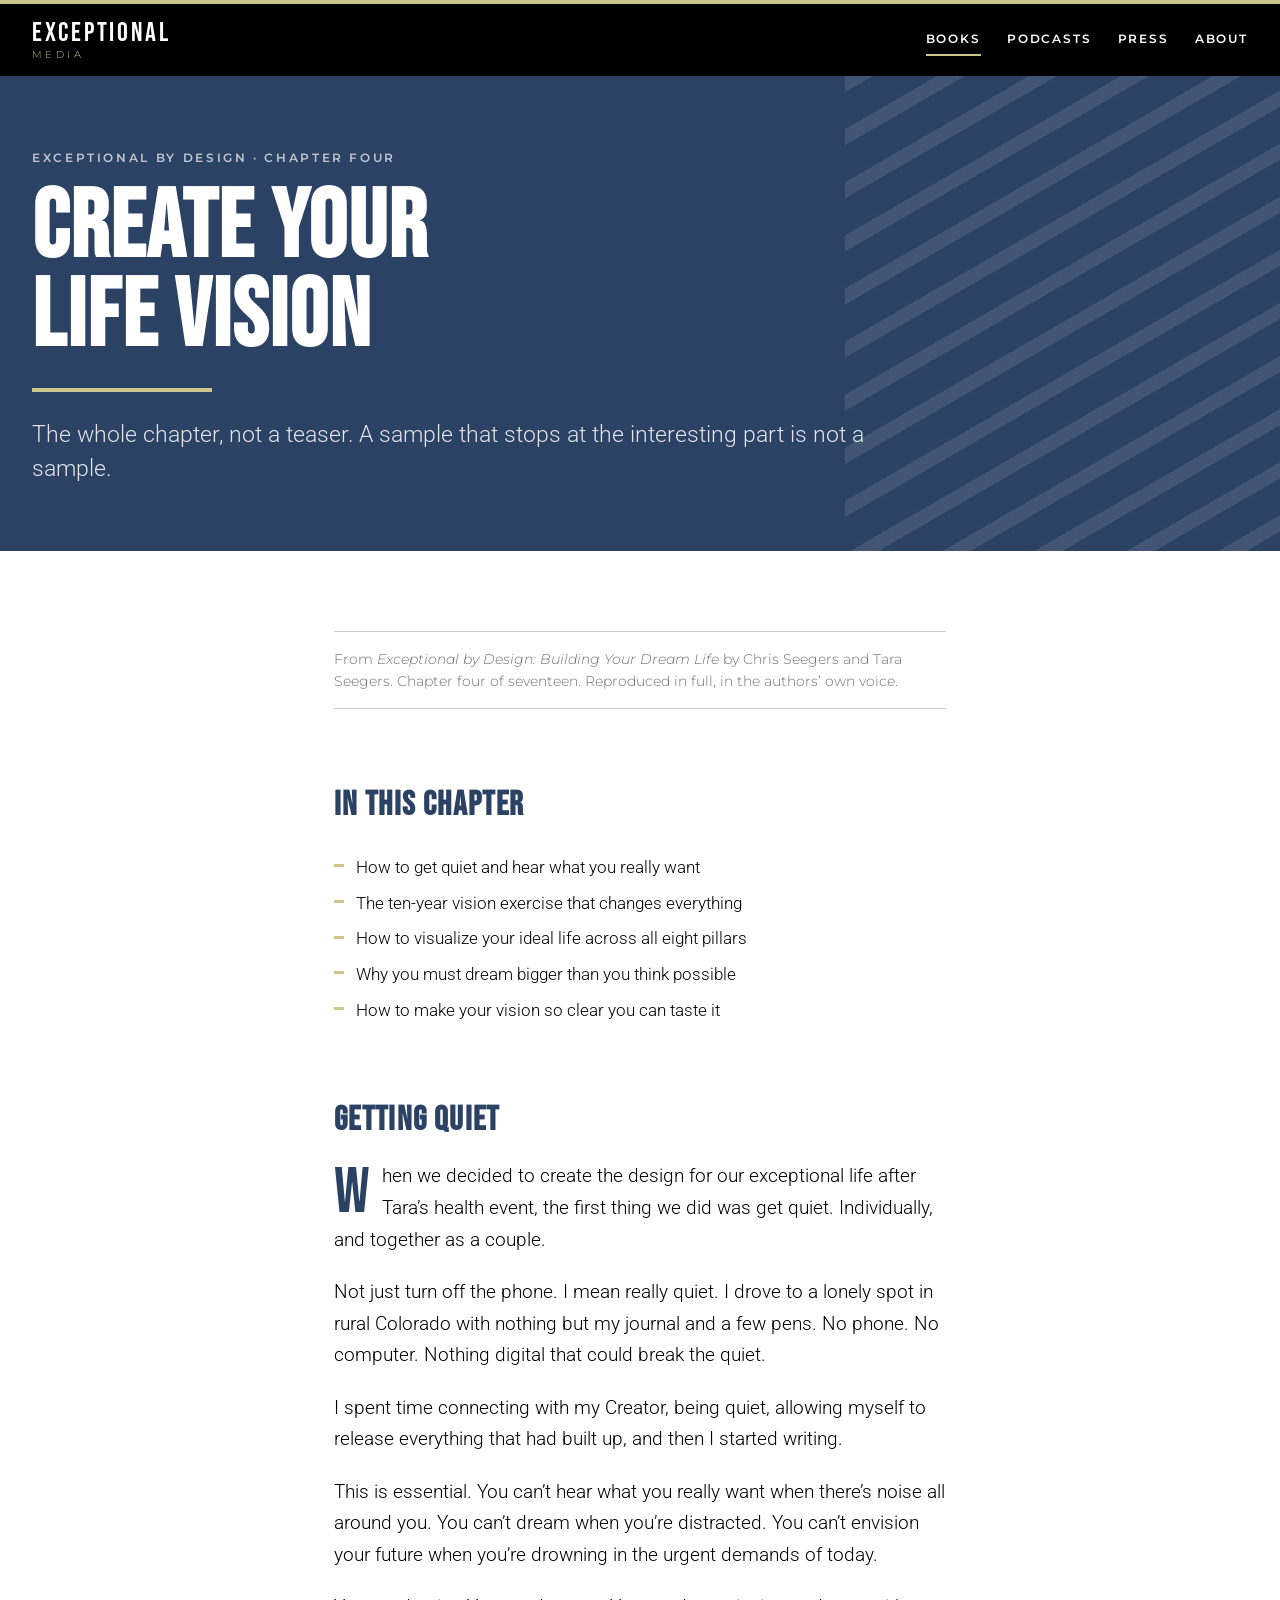
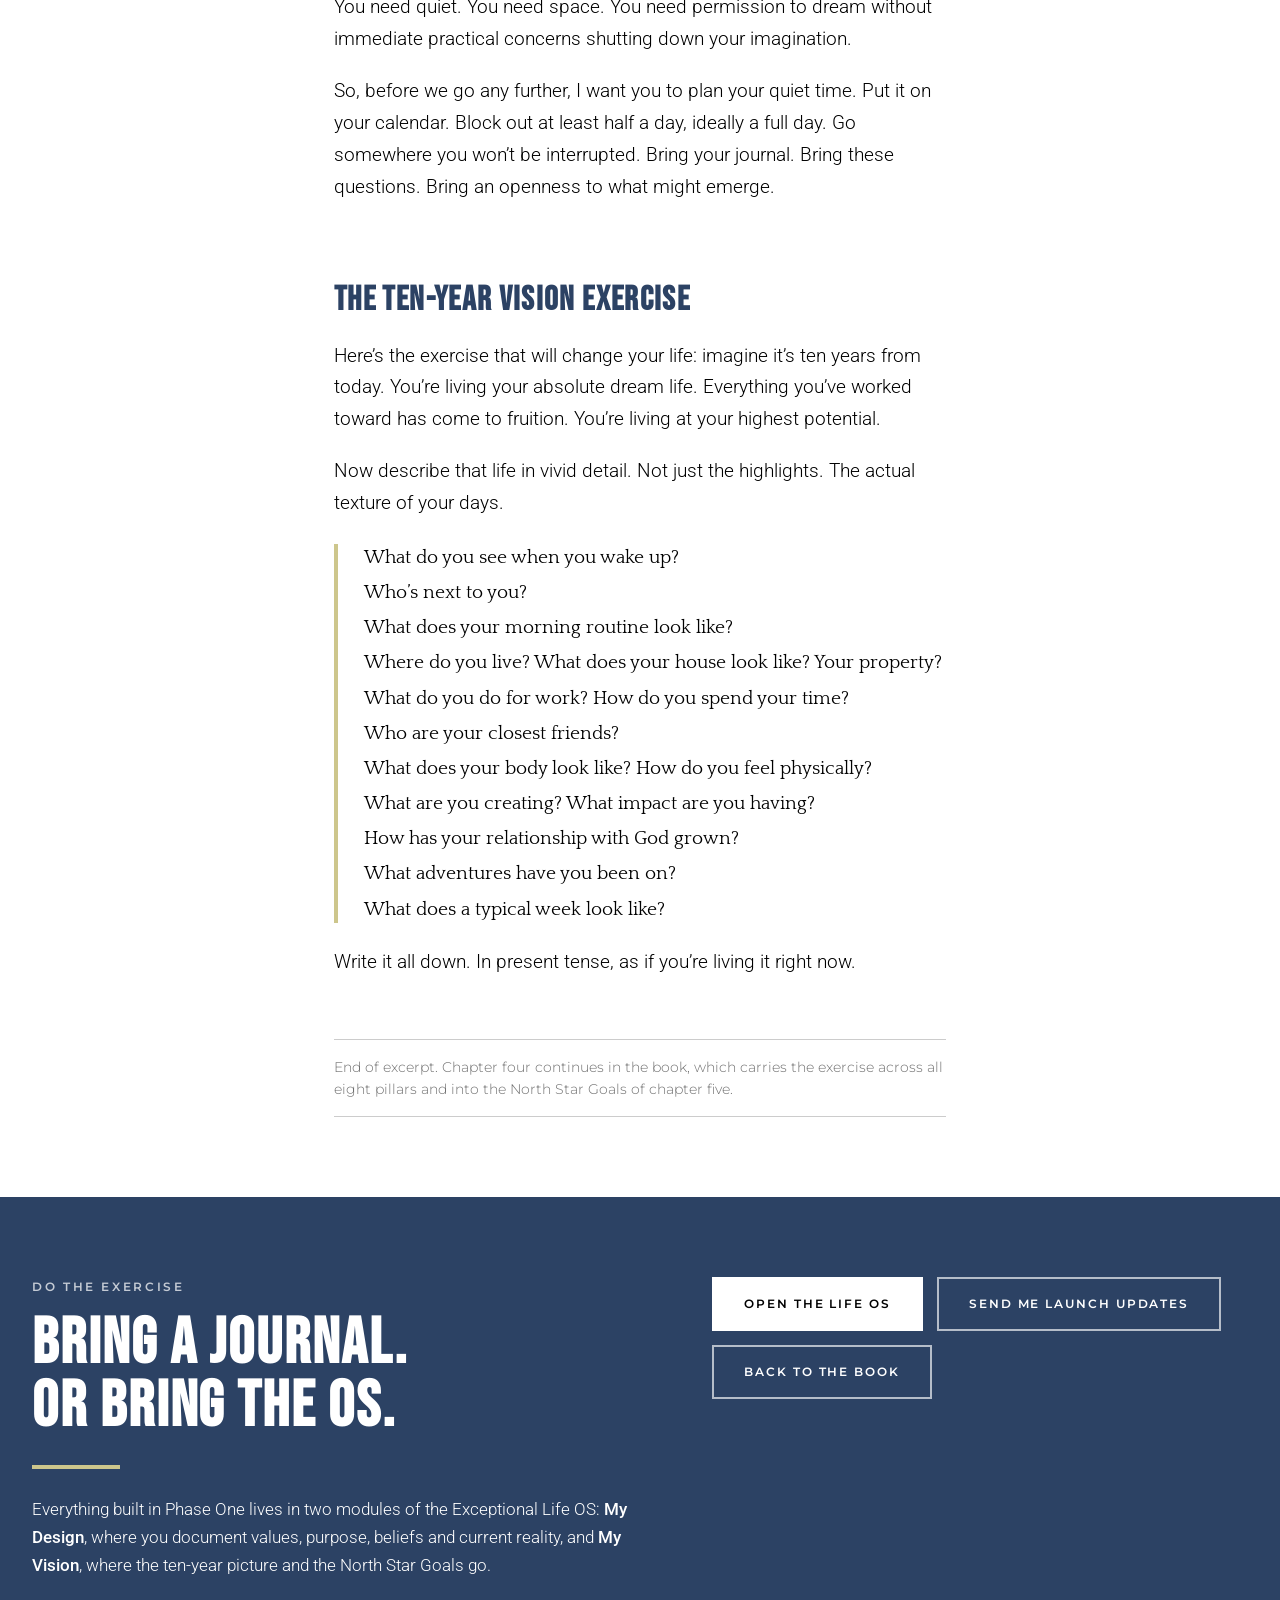
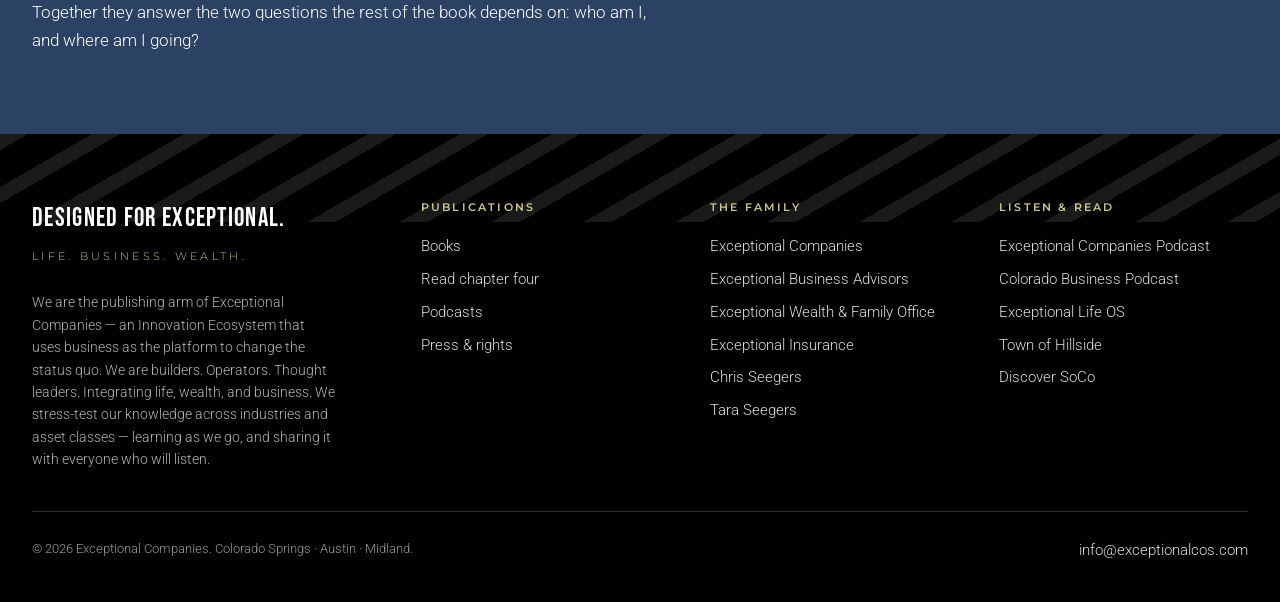
<file: books/exceptional-by-design/excerpt/index.html>
<!doctype html>
<html lang="en">
<head>
<meta charset="utf-8">
<meta name="viewport" content="width=device-width, initial-scale=1">
<title>Create Your Life Vision — Chapter Four, Read in Full</title>
<meta name="description" content="The complete fourth chapter of Exceptional by Design by Chris and Tara Seegers: getting quiet, and the ten-year vision exercise, reproduced in full, ahead of the Q1 2027 launch.">
<link rel="canonical" href="https://exceptionalmedia.us/books/exceptional-by-design/excerpt/">
<meta property="og:type" content="website">
<meta property="og:site_name" content="Exceptional Media">
<meta property="og:title" content="Create Your Life Vision — Chapter Four, Read in Full">
<meta property="og:description" content="The complete fourth chapter of Exceptional by Design by Chris and Tara Seegers: getting quiet, and the ten-year vision exercise, reproduced in full, ahead of the Q1 2027 launch.">
<meta property="og:url" content="https://exceptionalmedia.us/books/exceptional-by-design/excerpt/">
<meta property="og:image" content="https://exceptionalmedia.us/assets/og-exceptional-media.png">
<meta property="og:image:width" content="1200">
<meta property="og:image:height" content="630">
<meta property="og:image:alt" content="Exceptional Media — Designed for exceptional. Life. Business. Wealth.">
<meta name="twitter:card" content="summary_large_image">
<meta name="twitter:image" content="https://exceptionalmedia.us/assets/og-exceptional-media.png">
<link rel="icon" href="/assets/favicon.svg" type="image/svg+xml">
<link rel="apple-touch-icon" href="/assets/apple-touch-icon.png">
<meta name="theme-color" content="#000000">
<link rel="preconnect" href="https://fonts.googleapis.com">
<link rel="preconnect" href="https://fonts.gstatic.com" crossorigin>
<link rel="stylesheet" href="https://fonts.googleapis.com/css2?family=Bebas+Neue&family=Montserrat:wght@300;400;600&family=Quattrocento:wght@400;700&family=Roboto:wght@300;400;500&display=swap">
<link rel="stylesheet" href="/assets/exco-media.css">
<script type="application/ld+json">{"@context":"https://schema.org","@graph":[{"@type":"BreadcrumbList","itemListElement":[{"@type":"ListItem","position":1,"name":"Home","item":"https://exceptionalmedia.us/"},{"@type":"ListItem","position":2,"name":"Books","item":"https://exceptionalmedia.us/books/"},{"@type":"ListItem","position":3,"name":"Exceptional by Design","item":"https://exceptionalmedia.us/books/exceptional-by-design/"},{"@type":"ListItem","position":4,"name":"Chapter four","item":"https://exceptionalmedia.us/books/exceptional-by-design/excerpt/"}]},{"@type":"Chapter","name":"Create Your Life Vision","position":4,"author":[{"@type":"Person","name":"Chris Seegers","url":"https://chrisseegers.com"},{"@type":"Person","name":"Tara Seegers"}],"inLanguage":"en-US","url":"https://exceptionalmedia.us/books/exceptional-by-design/excerpt/","isPartOf":{"@type":"Book","name":"Exceptional by Design: Building Your Dream Life","url":"https://exceptionalmedia.us/books/exceptional-by-design/"},"publisher":{"@id":"https://exceptionalmedia.us/#org"}}]}</script>
</head>
<body>

<a class="skip" href="#main">Skip to content</a>

<header class="masthead">
  <div class="bar"></div>
  <div class="inner">
    <!-- Typographic lockup. No authored vector mark exists yet (README, open item 1).
         When the SVG arrives, replace this <a> block with an inline SVG at 0.5X clear space. -->
    <a class="lockup" href="/" aria-label="Exceptional Media — home">
      <span class="m1">EXCEPTIONAL</span>
      <span class="m2">MEDIA</span>
    </a>
    <nav class="nav" aria-label="Primary">
      <a href="/books/" aria-current="page">Books</a>
      <a href="/podcasts/">Podcasts</a>
      <a href="/press/">Press</a>
      <a href="/about/">About</a>
    </nav>
  </div>
</header>

<main id="main">

<section class="pagehead">
  <div class="energy" aria-hidden="true"></div>
  <div class="wrap">
    <div class="eyebrow">Exceptional by Design &middot; Chapter four</div>
    <h1 class="display mt2">Create Your<br>Life Vision</h1>
    <hr class="accentrule wide mt3">
    <p class="lead mt3">The whole chapter, not a teaser. A sample that stops at the interesting
      part is not a sample.</p>
  </div>
</section>

<section class="section">
  <div class="wrap">
    <div class="excerpt">

      <div class="srcnote">From <i>Exceptional by Design: Building Your Dream Life</i> by Chris
        Seegers and Tara Seegers. Chapter four of seventeen. Reproduced in full, in the
        authors&rsquo; own voice.</div>

      <h2>In this chapter</h2>
      <ul class="bullets">
        <li>How to get quiet and hear what you really want</li>
        <li>The ten-year vision exercise that changes everything</li>
        <li>How to visualize your ideal life across all eight pillars</li>
        <li>Why you must dream bigger than you think possible</li>
        <li>How to make your vision so clear you can taste it</li>
      </ul>

      <h2>Getting Quiet</h2>
      <p class="drop">When we decided to create the design for our exceptional life after
        Tara&rsquo;s health event, the first thing we did was get quiet. Individually, and
        together as a couple.</p>
      <p>Not just turn off the phone. I mean really quiet. I drove to a lonely spot in rural
        Colorado with nothing but my journal and a few pens. No phone. No computer. Nothing
        digital that could break the quiet.</p>
      <p>I spent time connecting with my Creator, being quiet, allowing myself to release
        everything that had built up, and then I started writing.</p>
      <p>This is essential. You can&rsquo;t hear what you really want when there&rsquo;s noise all
        around you. You can&rsquo;t dream when you&rsquo;re distracted. You can&rsquo;t envision
        your future when you&rsquo;re drowning in the urgent demands of today.</p>
      <p>You need quiet. You need space. You need permission to dream without immediate practical
        concerns shutting down your imagination.</p>
      <p>So, before we go any further, I want you to plan your quiet time. Put it on your
        calendar. Block out at least half a day, ideally a full day. Go somewhere you won&rsquo;t
        be interrupted. Bring your journal. Bring these questions. Bring an openness to what might
        emerge.</p>

      <h2>The Ten-Year Vision Exercise</h2>
      <p>Here&rsquo;s the exercise that will change your life: imagine it&rsquo;s ten years from
        today. You&rsquo;re living your absolute dream life. Everything you&rsquo;ve worked toward
        has come to fruition. You&rsquo;re living at your highest potential.</p>
      <p>Now describe that life in vivid detail. Not just the highlights. The actual texture of
        your days.</p>
      <ul class="qlist">
        <li>What do you see when you wake up?</li>
        <li>Who&rsquo;s next to you?</li>
        <li>What does your morning routine look like?</li>
        <li>Where do you live? What does your house look like? Your property?</li>
        <li>What do you do for work? How do you spend your time?</li>
        <li>Who are your closest friends?</li>
        <li>What does your body look like? How do you feel physically?</li>
        <li>What are you creating? What impact are you having?</li>
        <li>How has your relationship with God grown?</li>
        <li>What adventures have you been on?</li>
        <li>What does a typical week look like?</li>
      </ul>
      <p>Write it all down. In present tense, as if you&rsquo;re living it right now.</p>

      <div class="srcnote mt5">End of excerpt. Chapter four continues in the book, which carries
        the exercise across all eight pillars and into the North Star Goals of chapter five.</div>

    </div>
  </div>
</section>

<section class="section section--navy">
  <div class="wrap">
    <div class="split">
      <div class="body">
        <div class="eyebrow">Do the exercise</div>
        <h2 class="h1 mt2">Bring a journal.<br>Or bring the OS.</h2>
        <hr class="accentrule mt3">
        <p class="mt3">Everything built in Phase One lives in two modules of the Exceptional Life
          OS: <b style="font-weight:500">My Design</b>, where you document values, purpose,
          beliefs and current reality, and <b style="font-weight:500">My Vision</b>, where the
          ten-year picture and the North Star Goals go.</p>
        <p>Together they answer the two questions the rest of the book depends on: who am I, and
          where am I going?</p>
      </div>
      <div>
        <div class="btnrow">
          <a class="btn" href="https://exceptional-os.com" rel="noopener" target="_blank">Open the Life OS</a>
          <a class="mail btn btn--ghost" data-u="info" data-d="exceptionalcos.com" href="#contact-email" data-s="Exceptional%20by%20Design%20%E2%80%94%20launch%20updates">Send me launch updates</a>
          <a class="btn btn--ghost" href="/books/exceptional-by-design/">Back to the book</a>
        </div>
      </div>
    </div>
  </div>
</section>

</main>

<footer class="foot">
  <div class="energy" aria-hidden="true"></div>
  <div class="wrap">
    <div class="cols">
      <div>
        <div class="tag">DESIGNED FOR EXCEPTIONAL.<i>LIFE. BUSINESS. WEALTH.</i></div>
        <p class="small mt3" style="color:rgba(255,255,255,.7);max-width:38ch">
          We are the publishing arm of Exceptional Companies &mdash; an Innovation Ecosystem that
          uses business as the platform to change the status quo. We are builders. Operators.
          Thought leaders. Integrating life, wealth, and business. We stress-test our knowledge
          across industries and asset classes &mdash; learning as we go, and sharing it with
          everyone who will listen.</p>
      </div>
      <div>
        <h2>Publications</h2>
        <a href="/books/">Books</a>
        <a href="/books/exceptional-by-design/excerpt/">Read chapter four</a>
        <a href="/podcasts/">Podcasts</a>
        
        <a href="/press/">Press &amp; rights</a>
      </div>
      <div>
        <h2>The family</h2>
        <a href="https://exceptionalcos.com" rel="noopener">Exceptional Companies</a>
        <a href="https://excoadvisors.com" rel="noopener">Exceptional Business Advisors</a>
        <a href="https://www.exceptionalwealth.us" rel="noopener">Exceptional Wealth &amp; Family Office</a>
        <a href="https://insureexceptional.com" rel="noopener">Exceptional Insurance</a>
        <a href="https://chrisseegers.com" rel="noopener">Chris Seegers</a>
        <a href="https://taraseegers.com" rel="noopener">Tara Seegers</a>
      </div>
      <div>
        <h2>Listen &amp; read</h2>
        <a href="https://www.youtube.com/@ExceptionalCompaniesPodcast" rel="noopener">Exceptional Companies Podcast</a>
        <a href="https://www.youtube.com/@ColoradoBusinessPodcast" rel="noopener">Colorado Business Podcast</a>
        <a href="https://exceptional-os.com" rel="noopener">Exceptional Life OS</a>
        <a href="https://townofhillside.com" rel="noopener">Town of Hillside</a>
        <a href="https://discoversoco.com" rel="noopener">Discover SoCo</a>
      </div>
    </div>
    <div class="rule"></div>
    <div class="fine">
      <span>&copy; 2026 Exceptional Companies. Colorado Springs &middot; Austin &middot; Midland.</span>
      <span><a class="mail" id="contact-email" data-u="info" data-d="exceptionalcos.com" data-show="1" href="#contact-email" style="display:inline">info [at] exceptionalcos [dot] com</a></span>
    </div>
  </div>
</footer>

<script>
/* Assembles every .mail address at runtime. The literal string never appears in
   the served HTML, so source scrapers and regex harvesters come up empty. */
(function () {
  var n = document.getElementsByClassName('mail');
  for (var i = 0; i < n.length; i++) {
    var e = n[i], u = e.getAttribute('data-u'), d = e.getAttribute('data-d');
    if (!u || !d) continue;
    var addr = u + String.fromCharCode(64) + d, sub = e.getAttribute('data-s');
    e.setAttribute('href', 'mailto:' + addr + (sub ? '?subject=' + sub : ''));
    if (e.getAttribute('data-show')) e.textContent = addr;
  }
})();
</script>

</body>
</html>
</file>
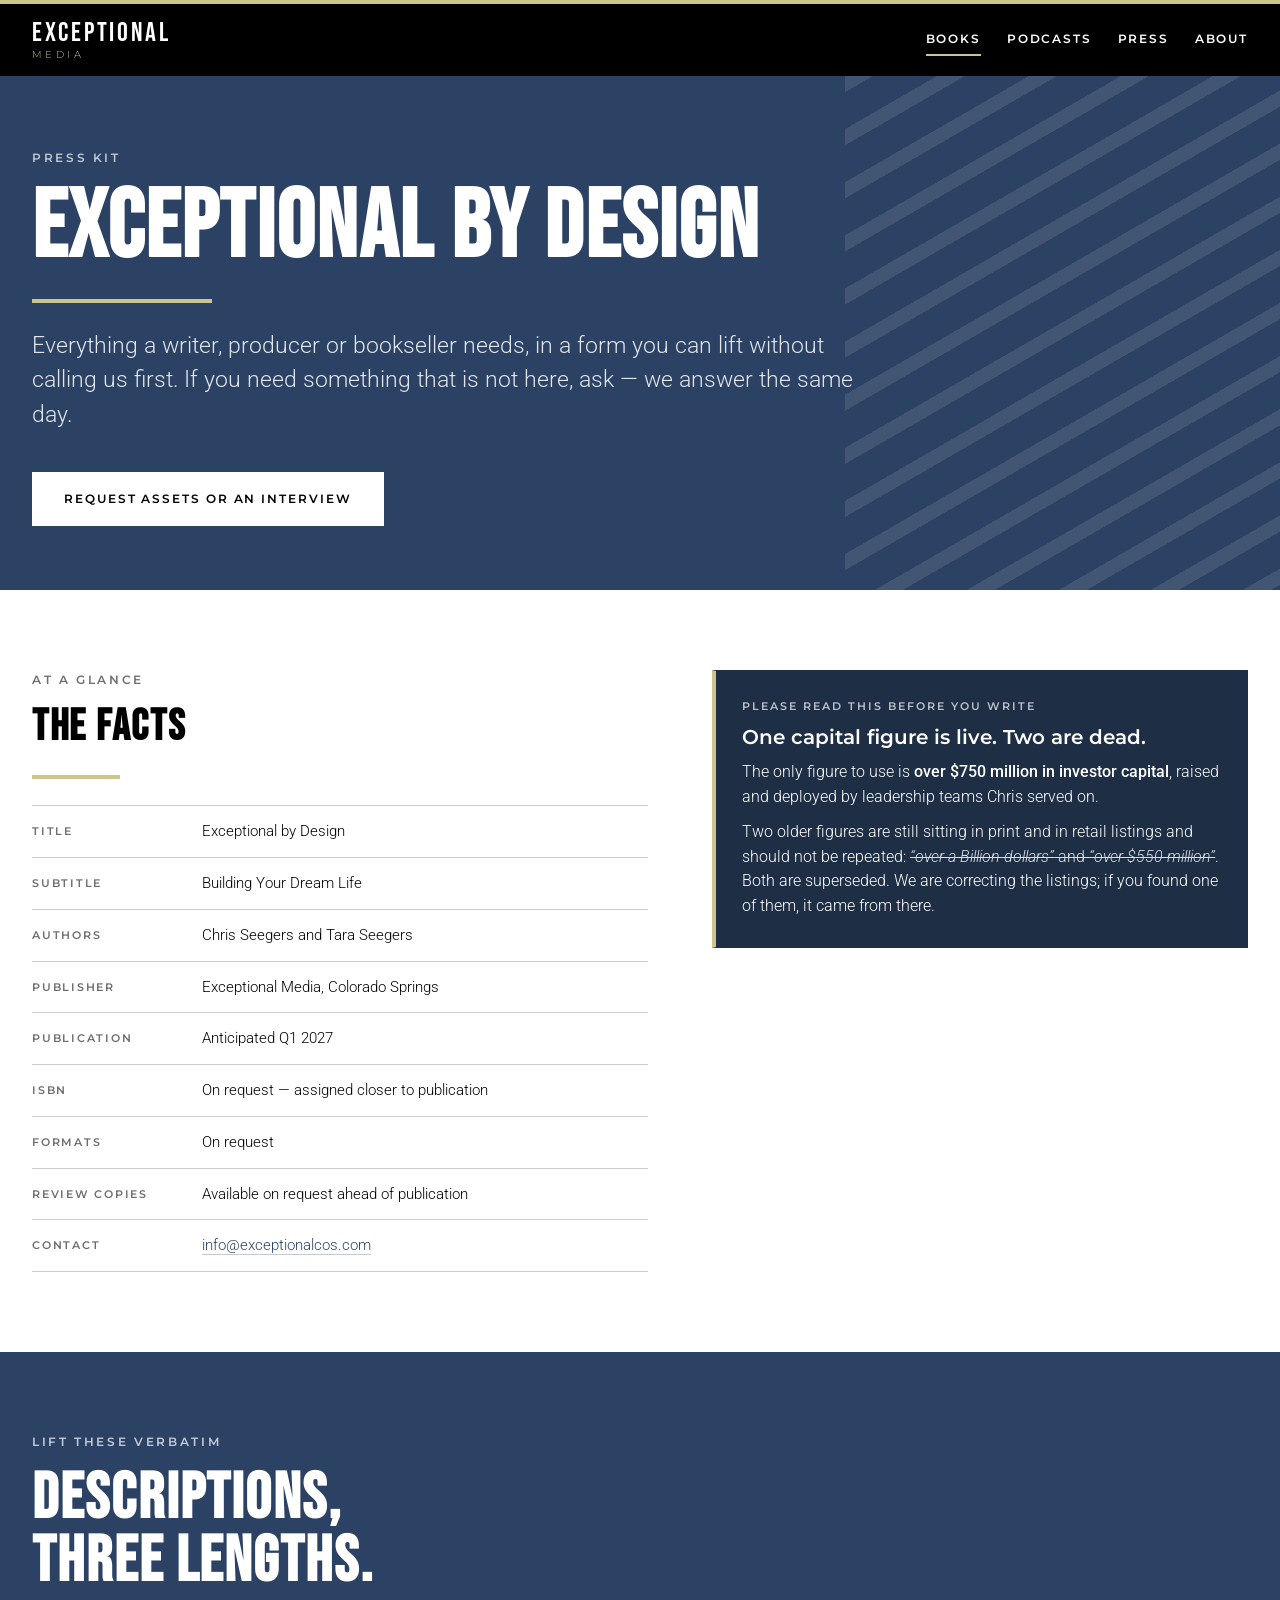
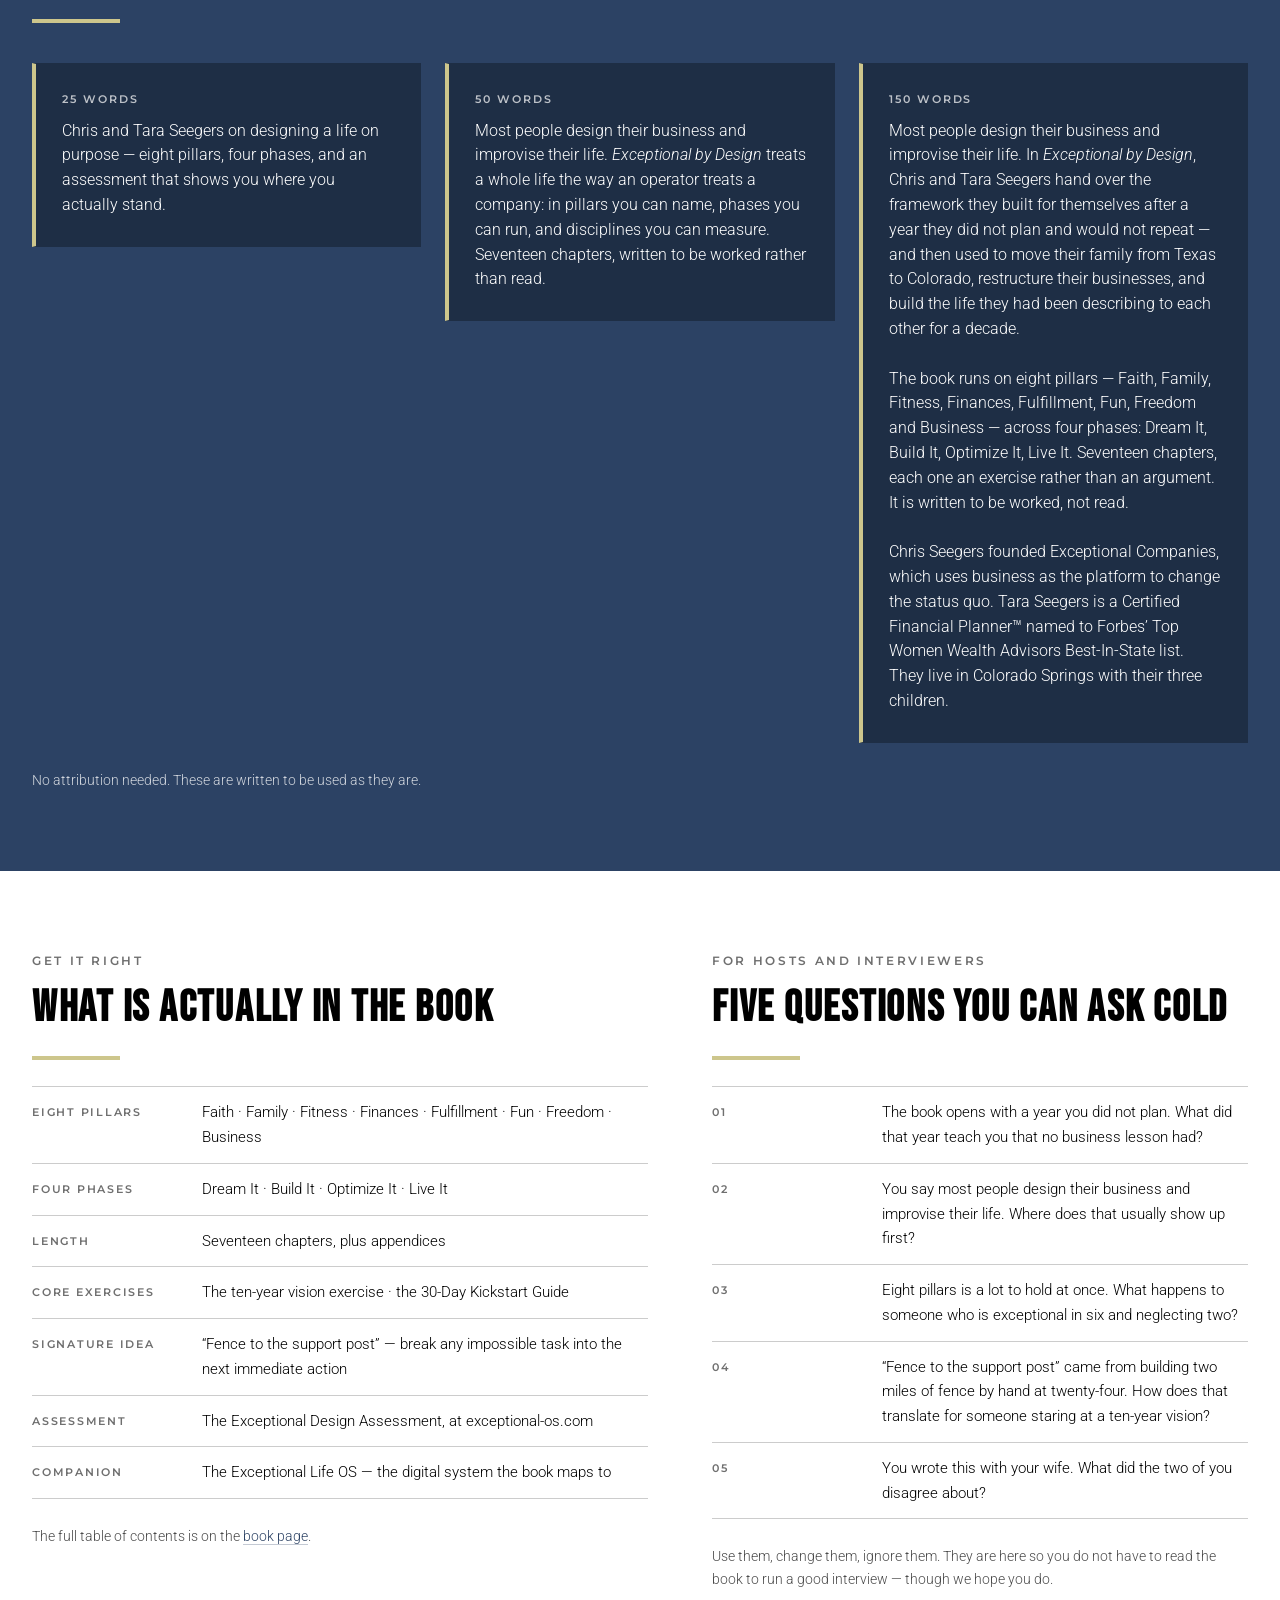
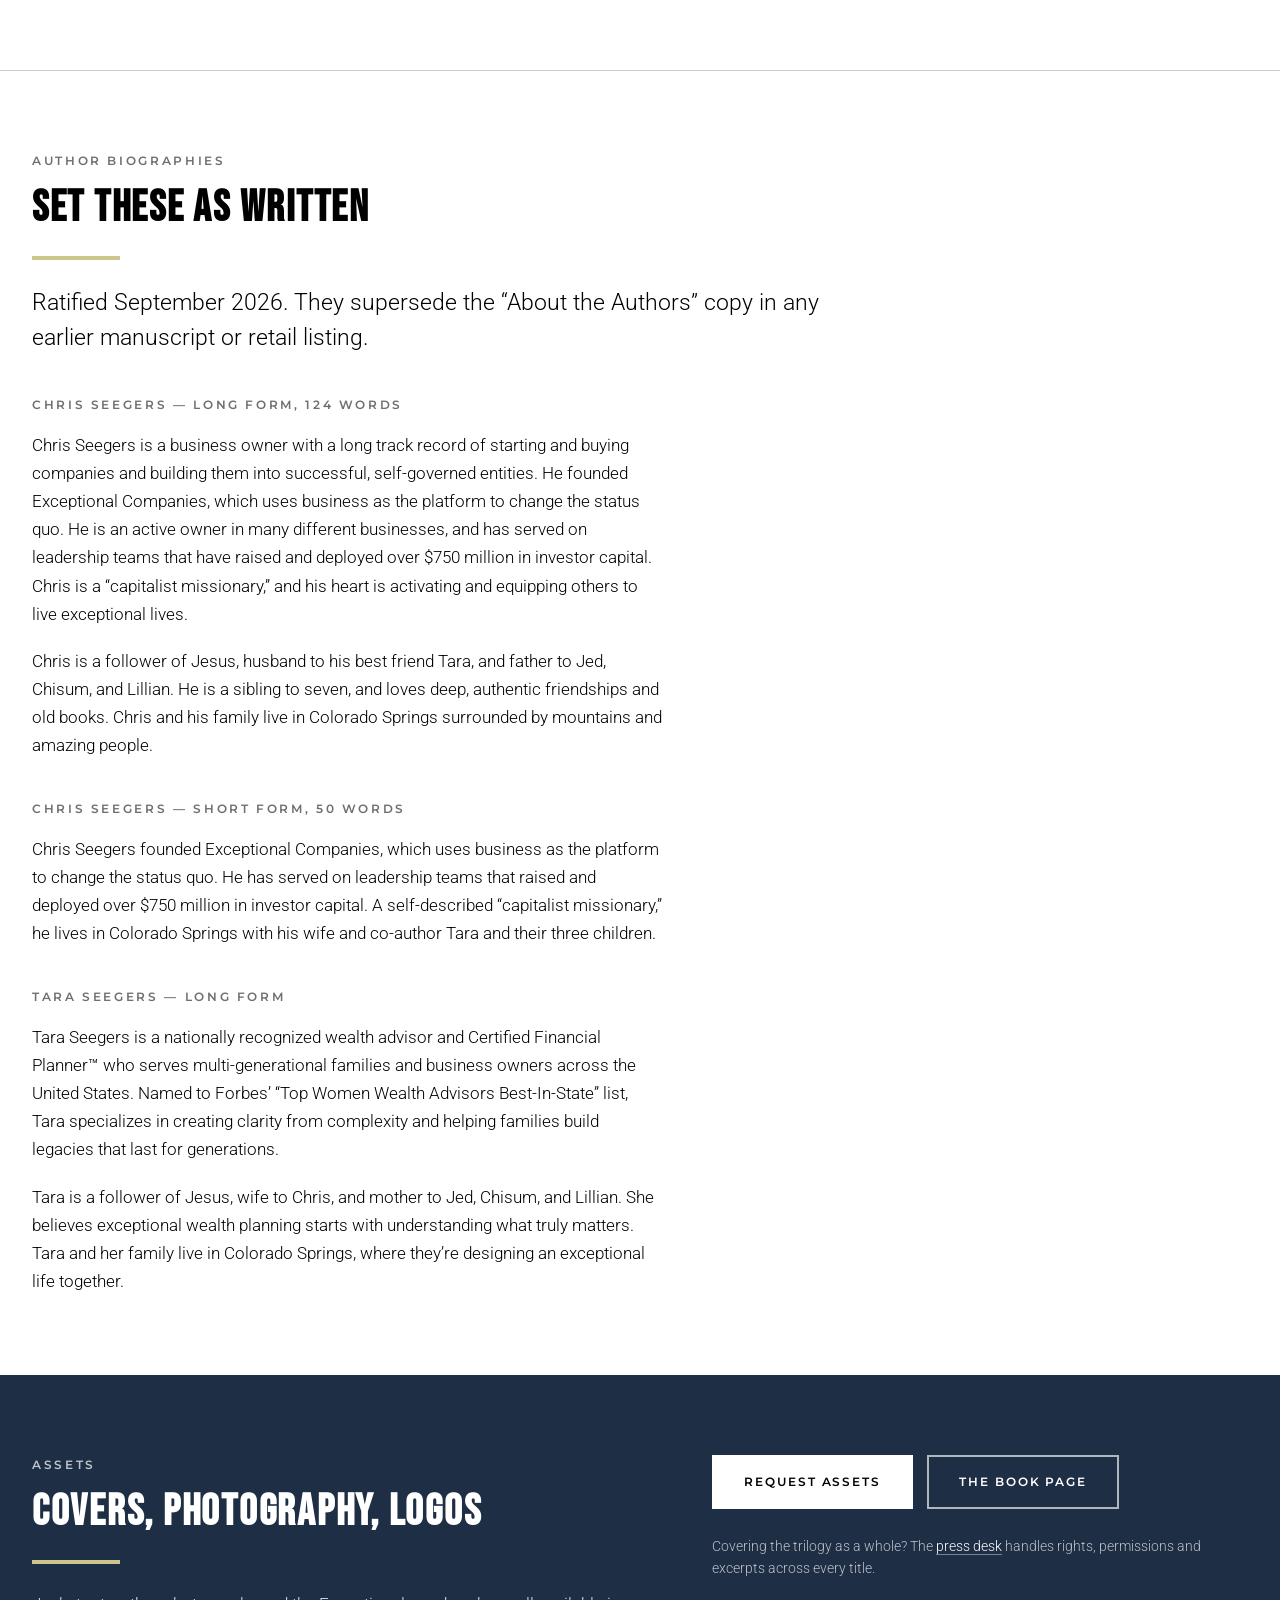
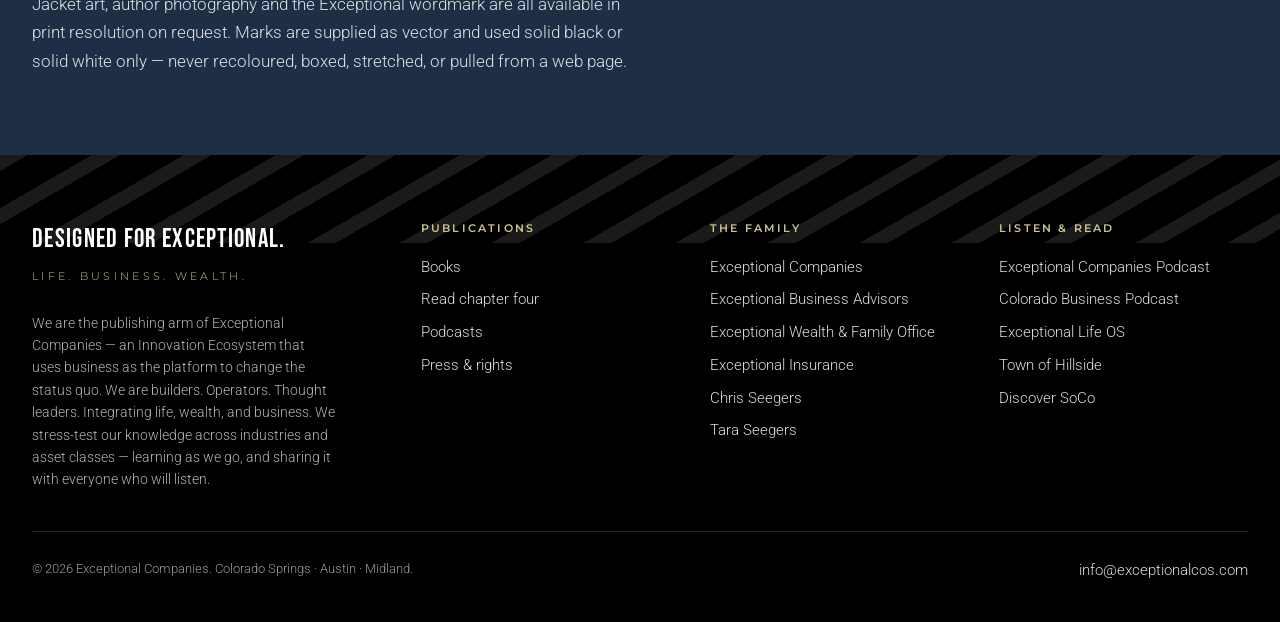
<file: books/exceptional-by-design/press/index.html>
<!doctype html>
<html lang="en">
<head>
<meta charset="utf-8">
<meta name="viewport" content="width=device-width, initial-scale=1">
<title>Press Kit — Exceptional by Design</title>
<meta name="description" content="Descriptions, author biographies, interview questions and asset requests for Exceptional by Design by Chris and Tara Seegers, anticipated Q1 2027.">
<link rel="canonical" href="https://exceptionalmedia.us/books/exceptional-by-design/press/">
<meta property="og:type" content="website">
<meta property="og:site_name" content="Exceptional Media">
<meta property="og:title" content="Press Kit — Exceptional by Design">
<meta property="og:description" content="Descriptions, author biographies, interview questions and asset requests for Exceptional by Design by Chris and Tara Seegers, anticipated Q1 2027.">
<meta property="og:url" content="https://exceptionalmedia.us/books/exceptional-by-design/press/">
<meta property="og:image" content="https://exceptionalmedia.us/assets/og-exceptional-media.png">
<meta property="og:image:width" content="1200">
<meta property="og:image:height" content="630">
<meta property="og:image:alt" content="Exceptional Media — Designed for exceptional. Life. Business. Wealth.">
<meta name="twitter:card" content="summary_large_image">
<meta name="twitter:image" content="https://exceptionalmedia.us/assets/og-exceptional-media.png">
<link rel="icon" href="/assets/favicon.svg" type="image/svg+xml">
<link rel="apple-touch-icon" href="/assets/apple-touch-icon.png">
<meta name="theme-color" content="#000000">
<link rel="preconnect" href="https://fonts.googleapis.com">
<link rel="preconnect" href="https://fonts.gstatic.com" crossorigin>
<link rel="stylesheet" href="https://fonts.googleapis.com/css2?family=Bebas+Neue&family=Montserrat:wght@300;400;600&family=Quattrocento:wght@400;700&family=Roboto:wght@300;400;500&display=swap">
<link rel="stylesheet" href="/assets/exco-media.css">
<script type="application/ld+json">{"@context":"https://schema.org","@graph":[{"@type":"BreadcrumbList","itemListElement":[{"@type":"ListItem","position":1,"name":"Home","item":"https://exceptionalmedia.us/"},{"@type":"ListItem","position":2,"name":"Books","item":"https://exceptionalmedia.us/books/"},{"@type":"ListItem","position":3,"name":"Exceptional by Design","item":"https://exceptionalmedia.us/books/exceptional-by-design/"},{"@type":"ListItem","position":4,"name":"Press kit","item":"https://exceptionalmedia.us/books/exceptional-by-design/press/"}]},{"@type":"WebPage","name":"Press Kit — Exceptional by Design","url":"https://exceptionalmedia.us/books/exceptional-by-design/press/","publisher":{"@id":"https://exceptionalmedia.us/#org"},"about":{"@type":"Book","name":"Exceptional by Design: Building Your Dream Life","author":[{"@type":"Person","name":"Chris Seegers","url":"https://chrisseegers.com"},{"@type":"Person","name":"Tara Seegers"}],"url":"https://exceptionalmedia.us/books/exceptional-by-design/"}}]}</script>
</head>
<body>

<a class="skip" href="#main">Skip to content</a>

<header class="masthead">
  <div class="bar"></div>
  <div class="inner">
    <!-- Typographic lockup. No authored vector mark exists yet (README, open item 1).
         When the SVG arrives, replace this <a> block with an inline SVG at 0.5X clear space. -->
    <a class="lockup" href="/" aria-label="Exceptional Media — home">
      <span class="m1">EXCEPTIONAL</span>
      <span class="m2">MEDIA</span>
    </a>
    <nav class="nav" aria-label="Primary">
      <a href="/books/" aria-current="page">Books</a>
      <a href="/podcasts/">Podcasts</a>
      <a href="/press/">Press</a>
      <a href="/about/">About</a>
    </nav>
  </div>
</header>

<main id="main">

<section class="pagehead">
  <div class="energy" aria-hidden="true"></div>
  <div class="wrap">
    <div class="eyebrow">Press kit</div>
    <h1 class="display mt2">Exceptional by Design</h1>
    <hr class="accentrule wide mt3">
    <p class="lead mt3">Everything a writer, producer or bookseller needs, in a form you can lift
      without calling us first. If you need something that is not here, ask &mdash; we answer the
      same day.</p>
    <div class="btnrow mt4">
      <a class="mail btn" data-u="info" data-d="exceptionalcos.com" href="#contact-email" data-s="Press%20%E2%80%94%20Exceptional%20by%20Design">Request assets or an interview</a>
    </div>
  </div>
</section>

<section class="section">
  <div class="wrap">
    <div class="split">
      <div>
        <div class="eyebrow">At a glance</div>
        <h2 class="h2 mt2">The facts</h2>
        <hr class="accentrule mt3">
        <div class="mt3">
          <div class="factrow"><span class="k">Title</span><span>Exceptional by Design</span></div>
          <div class="factrow"><span class="k">Subtitle</span><span>Building Your Dream Life</span></div>
          <div class="factrow"><span class="k">Authors</span><span>Chris Seegers and Tara Seegers</span></div>
          <div class="factrow"><span class="k">Publisher</span><span>Exceptional Media, Colorado Springs</span></div>
          <div class="factrow"><span class="k">Publication</span><span>Anticipated Q1 2027</span></div>
          <div class="factrow"><span class="k">ISBN</span><span>On request &mdash; assigned closer to publication</span></div>
          <div class="factrow"><span class="k">Formats</span><span>On request</span></div>
          <div class="factrow"><span class="k">Review copies</span><span>Available on request ahead of publication</span></div>
          <div class="factrow"><span class="k">Contact</span><span><a class="mail" data-u="info" data-d="exceptionalcos.com" href="#contact-email" data-show="1">info [at] exceptionalcos [dot] com</a></span></div>
        </div>
      </div>
      <div>
        <div class="card card--dark">
          <div class="kicker">Please read this before you write</div>
          <div class="title">One capital figure is live. Two are dead.</div>
          <p>The only figure to use is <b style="font-weight:500">over $750 million in investor
            capital</b>, raised and deployed by leadership teams Chris served on.</p>
          <p>Two older figures are still sitting in print and in retail listings and should not be
            repeated: <span class="dead-figure"><i>&ldquo;over a Billion dollars&rdquo;</i> and
            <i>&ldquo;over $550 million&rdquo;</i></span>. Both are superseded. We are correcting the
            listings; if you found one of them, it came from there.</p>
        </div>
      </div>
    </div>
  </div>
</section>

<section class="section section--navy">
  <div class="wrap">
    <div class="eyebrow">Lift these verbatim</div>
    <h2 class="h1 mt2">Descriptions,<br>three lengths.</h2>
    <hr class="accentrule mt3">
    <div class="grid g3 grid--top mt4">
      <div class="card card--dark"><div class="kicker">25 words</div><p>Chris and Tara Seegers on designing a life on purpose &mdash; eight pillars, four phases, and an assessment that shows you where you actually stand.</p></div>
      <div class="card card--dark"><div class="kicker">50 words</div><p>Most people design their business and improvise their life. <i>Exceptional by Design</i> treats a whole life the way an operator treats a company: in pillars you can name, phases you can run, and disciplines you can measure. Seventeen chapters, written to be worked rather than read.</p></div>
      <div class="card card--dark"><div class="kicker">150 words</div><p>Most people design their business and improvise their life. In <i>Exceptional by Design</i>, Chris and Tara Seegers hand over the framework they built for themselves after a year they did not plan and would not repeat &mdash; and then used to move their family from Texas to Colorado, restructure their businesses, and build the life they had been describing to each other for a decade.<br><br>The book runs on eight pillars &mdash; Faith, Family, Fitness, Finances, Fulfillment, Fun, Freedom and Business &mdash; across four phases: Dream It, Build It, Optimize It, Live It. Seventeen chapters, each one an exercise rather than an argument. It is written to be worked, not read.<br><br>Chris Seegers founded Exceptional Companies, which uses business as the platform to change the status quo. Tara Seegers is a Certified Financial Planner&trade; named to Forbes&rsquo; Top Women Wealth Advisors Best-In-State list. They live in Colorado Springs with their three children.</p></div>
    </div>
    <p class="small mt3">No attribution needed. These are written to be used as they are.</p>
  </div>
</section>

<section class="section">
  <div class="wrap">
    <div class="split">
      <div>
        <div class="eyebrow">Get it right</div>
        <h2 class="h2 mt2">What is actually in the book</h2>
        <hr class="accentrule mt3">
        <div class="mt3"><div class="factrow"><span class="k">Eight pillars</span><span>Faith &middot; Family &middot; Fitness &middot; Finances &middot; Fulfillment &middot; Fun &middot; Freedom &middot; Business</span></div><div class="factrow"><span class="k">Four phases</span><span>Dream It &middot; Build It &middot; Optimize It &middot; Live It</span></div><div class="factrow"><span class="k">Length</span><span>Seventeen chapters, plus appendices</span></div><div class="factrow"><span class="k">Core exercises</span><span>The ten-year vision exercise &middot; the 30-Day Kickstart Guide</span></div><div class="factrow"><span class="k">Signature idea</span><span>&ldquo;Fence to the support post&rdquo; &mdash; break any impossible task into the next immediate action</span></div><div class="factrow"><span class="k">Assessment</span><span>The Exceptional Design Assessment, at exceptional-os.com</span></div><div class="factrow"><span class="k">Companion</span><span>The Exceptional Life OS &mdash; the digital system the book maps to</span></div></div>
        <p class="small mt3">The full table of contents is on the
          <a href="/books/exceptional-by-design/">book page</a>.</p>
      </div>
      <div>
        <div class="eyebrow">For hosts and interviewers</div>
        <h2 class="h2 mt2">Five questions you can ask cold</h2>
        <hr class="accentrule mt3">
        <div class="mt3"><div class="factrow"><span class="k">01</span><span>The book opens with a year you did not plan. What did that year teach you that no business lesson had?</span></div><div class="factrow"><span class="k">02</span><span>You say most people design their business and improvise their life. Where does that usually show up first?</span></div><div class="factrow"><span class="k">03</span><span>Eight pillars is a lot to hold at once. What happens to someone who is exceptional in six and neglecting two?</span></div><div class="factrow"><span class="k">04</span><span>&ldquo;Fence to the support post&rdquo; came from building two miles of fence by hand at twenty-four. How does that translate for someone staring at a ten-year vision?</span></div><div class="factrow"><span class="k">05</span><span>You wrote this with your wife. What did the two of you disagree about?</span></div></div>
        <p class="small mt3">Use them, change them, ignore them. They are here so you do not have
          to read the book to run a good interview &mdash; though we hope you do.</p>
      </div>
    </div>
  </div>
</section>

<section class="section section--rule">
  <div class="wrap">
    <div class="eyebrow">Author biographies</div>
    <h2 class="h2 mt2">Set these as written</h2>
    <hr class="accentrule mt3">
    <p class="lead mt3">Ratified September 2026. They supersede the &ldquo;About the
      Authors&rdquo; copy in any earlier manuscript or retail listing.</p>
    <div class="mt4"><div class="eyebrow">Chris Seegers &mdash; long form, 124 words</div><div class="body mt2"><p>Chris Seegers is a business owner with a long track record of starting and
buying companies and building them into successful, self-governed entities. He founded
Exceptional Companies, which uses business as the platform to change the status quo. He is an
active owner in many different businesses,
and has served on leadership teams that have raised and deployed over $750 million in investor capital.
Chris is a &ldquo;capitalist missionary,&rdquo; and his heart is activating and equipping others
to live exceptional lives.</p><p>Chris is a follower of Jesus, husband to his best friend Tara,
and father to Jed, Chisum, and Lillian. He is a sibling to seven, and loves deep, authentic
friendships and old books. Chris and his family live in Colorado Springs surrounded by mountains
and amazing people.</p></div></div><div class="mt4"><div class="eyebrow">Chris Seegers &mdash; short form, 50 words</div><div class="body mt2"><p>Chris Seegers founded Exceptional Companies, which uses business as the
platform to change the status quo. He has served on leadership teams that raised and deployed
over $750 million in investor capital. A
self-described &ldquo;capitalist missionary,&rdquo; he lives in Colorado Springs with his wife and
co-author Tara and their three children.</p></div></div><div class="mt4"><div class="eyebrow">Tara Seegers &mdash; long form</div><div class="body mt2"><p>Tara Seegers is a nationally recognized wealth advisor and Certified Financial
Planner&trade; who serves multi-generational families and business owners across the United
States. Named to Forbes&rsquo; &ldquo;Top Women Wealth Advisors Best-In-State&rdquo; list, Tara
specializes in creating clarity from complexity and helping families build legacies that last for
generations.</p><p>Tara is a follower of Jesus, wife to Chris, and mother to Jed, Chisum, and
Lillian. She believes exceptional wealth planning starts with understanding what truly matters.
Tara and her family live in Colorado Springs, where they&rsquo;re designing an exceptional life
together.</p></div></div>
  </div>
</section>

<section class="section section--deep">
  <div class="wrap">
    <div class="split">
      <div class="body">
        <div class="eyebrow">Assets</div>
        <h2 class="h2 mt2">Covers, photography, logos</h2>
        <hr class="accentrule mt3">
        <p class="mt3" style="color:rgba(255,255,255,.86)">Jacket art, author photography and the
          Exceptional wordmark are all available in print resolution on request. Marks are supplied
          as vector and used solid black or solid white only &mdash; never recoloured, boxed,
          stretched, or pulled from a web page.</p>
      </div>
      <div>
        <div class="btnrow">
          <a class="mail btn" data-u="info" data-d="exceptionalcos.com" href="#contact-email" data-s="Asset%20request%20%E2%80%94%20Exceptional%20by%20Design">Request assets</a>
          <a class="btn btn--ghost" href="/books/exceptional-by-design/">The book page</a>
        </div>
        <p class="small mt3" style="color:rgba(255,255,255,.7)">Covering the trilogy as a whole?
          The <a href="/press/">press desk</a> handles rights, permissions and excerpts across
          every title.</p>
      </div>
    </div>
  </div>
</section>

</main>

<footer class="foot">
  <div class="energy" aria-hidden="true"></div>
  <div class="wrap">
    <div class="cols">
      <div>
        <div class="tag">DESIGNED FOR EXCEPTIONAL.<i>LIFE. BUSINESS. WEALTH.</i></div>
        <p class="small mt3" style="color:rgba(255,255,255,.7);max-width:38ch">
          We are the publishing arm of Exceptional Companies &mdash; an Innovation Ecosystem that
          uses business as the platform to change the status quo. We are builders. Operators.
          Thought leaders. Integrating life, wealth, and business. We stress-test our knowledge
          across industries and asset classes &mdash; learning as we go, and sharing it with
          everyone who will listen.</p>
      </div>
      <div>
        <h2>Publications</h2>
        <a href="/books/">Books</a>
        <a href="/books/exceptional-by-design/excerpt/">Read chapter four</a>
        <a href="/podcasts/">Podcasts</a>
        
        <a href="/press/">Press &amp; rights</a>
      </div>
      <div>
        <h2>The family</h2>
        <a href="https://exceptionalcos.com" rel="noopener">Exceptional Companies</a>
        <a href="https://excoadvisors.com" rel="noopener">Exceptional Business Advisors</a>
        <a href="https://www.exceptionalwealth.us" rel="noopener">Exceptional Wealth &amp; Family Office</a>
        <a href="https://insureexceptional.com" rel="noopener">Exceptional Insurance</a>
        <a href="https://chrisseegers.com" rel="noopener">Chris Seegers</a>
        <a href="https://taraseegers.com" rel="noopener">Tara Seegers</a>
      </div>
      <div>
        <h2>Listen &amp; read</h2>
        <a href="https://www.youtube.com/@ExceptionalCompaniesPodcast" rel="noopener">Exceptional Companies Podcast</a>
        <a href="https://www.youtube.com/@ColoradoBusinessPodcast" rel="noopener">Colorado Business Podcast</a>
        <a href="https://exceptional-os.com" rel="noopener">Exceptional Life OS</a>
        <a href="https://townofhillside.com" rel="noopener">Town of Hillside</a>
        <a href="https://discoversoco.com" rel="noopener">Discover SoCo</a>
      </div>
    </div>
    <div class="rule"></div>
    <div class="fine">
      <span>&copy; 2026 Exceptional Companies. Colorado Springs &middot; Austin &middot; Midland.</span>
      <span><a class="mail" id="contact-email" data-u="info" data-d="exceptionalcos.com" data-show="1" href="#contact-email" style="display:inline">info [at] exceptionalcos [dot] com</a></span>
    </div>
  </div>
</footer>

<script>
/* Assembles every .mail address at runtime. The literal string never appears in
   the served HTML, so source scrapers and regex harvesters come up empty. */
(function () {
  var n = document.getElementsByClassName('mail');
  for (var i = 0; i < n.length; i++) {
    var e = n[i], u = e.getAttribute('data-u'), d = e.getAttribute('data-d');
    if (!u || !d) continue;
    var addr = u + String.fromCharCode(64) + d, sub = e.getAttribute('data-s');
    e.setAttribute('href', 'mailto:' + addr + (sub ? '?subject=' + sub : ''));
    if (e.getAttribute('data-show')) e.textContent = addr;
  }
})();
</script>

</body>
</html>
</file>
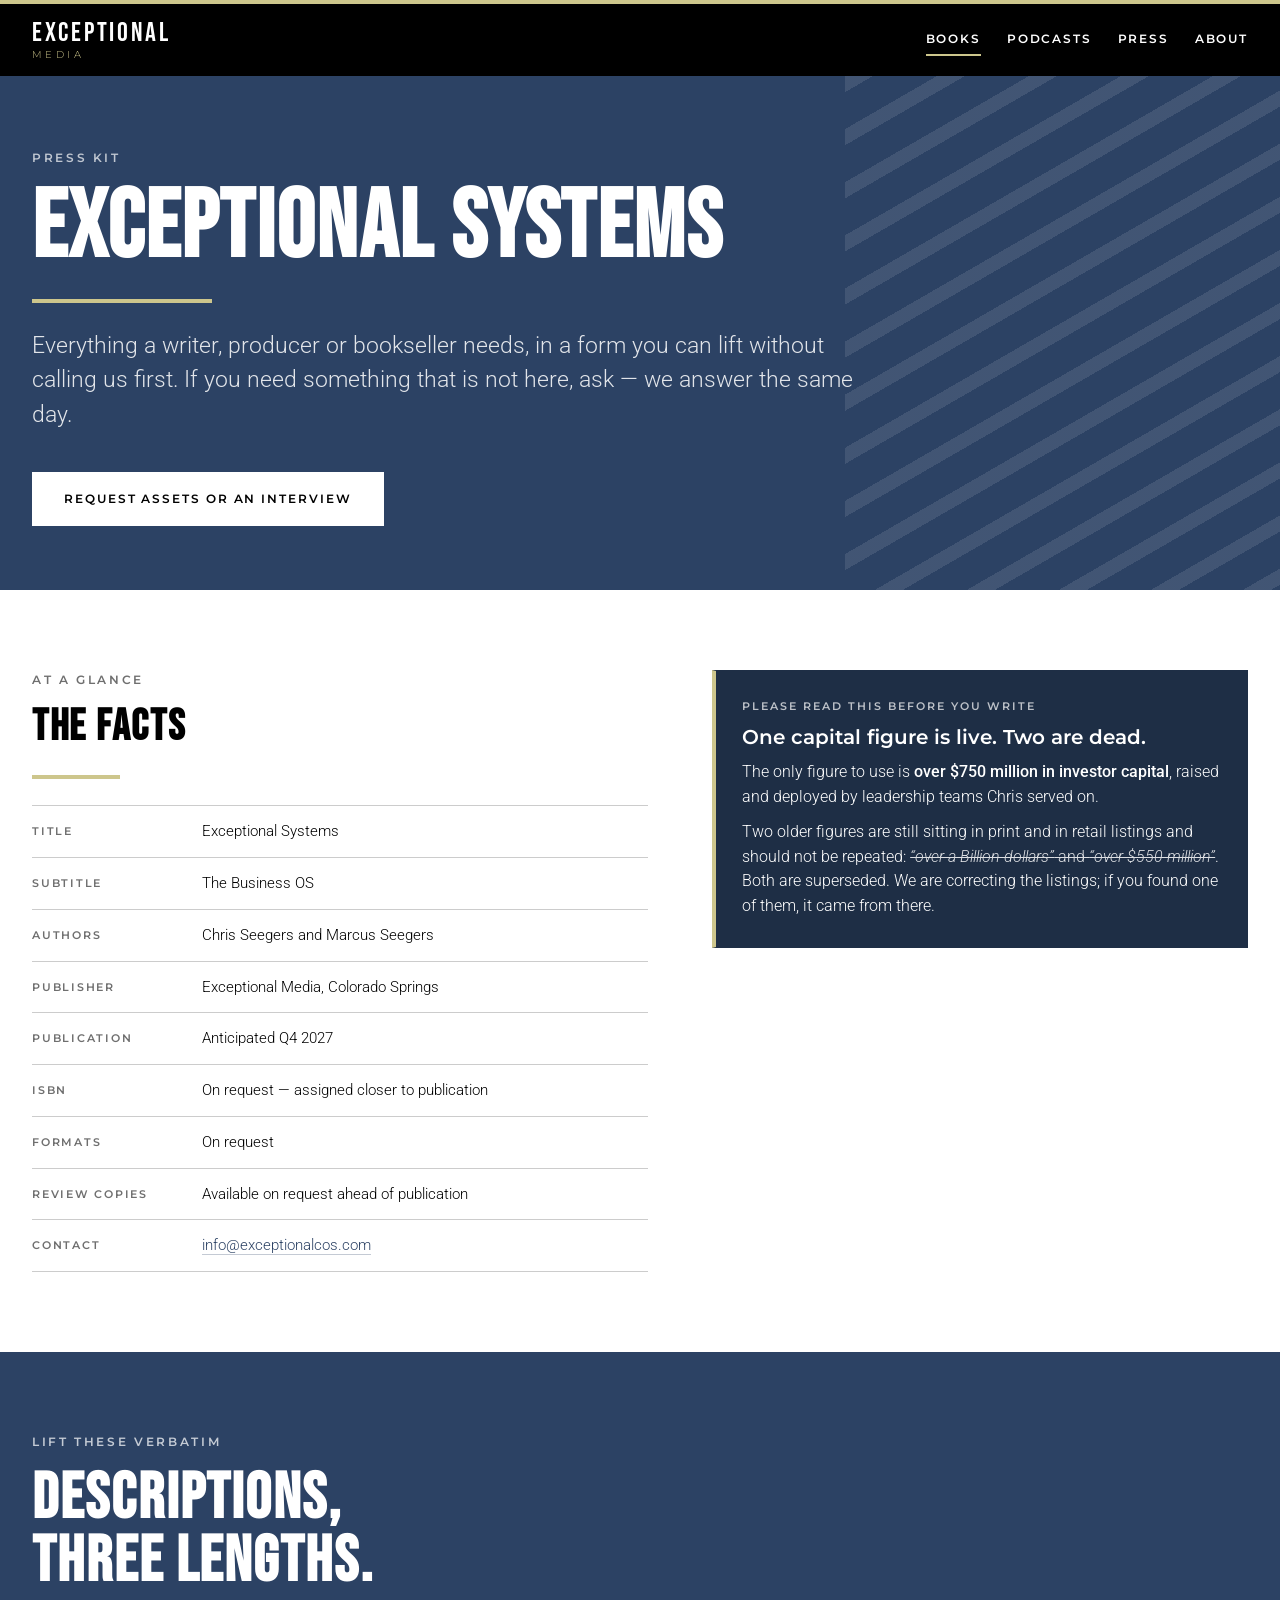
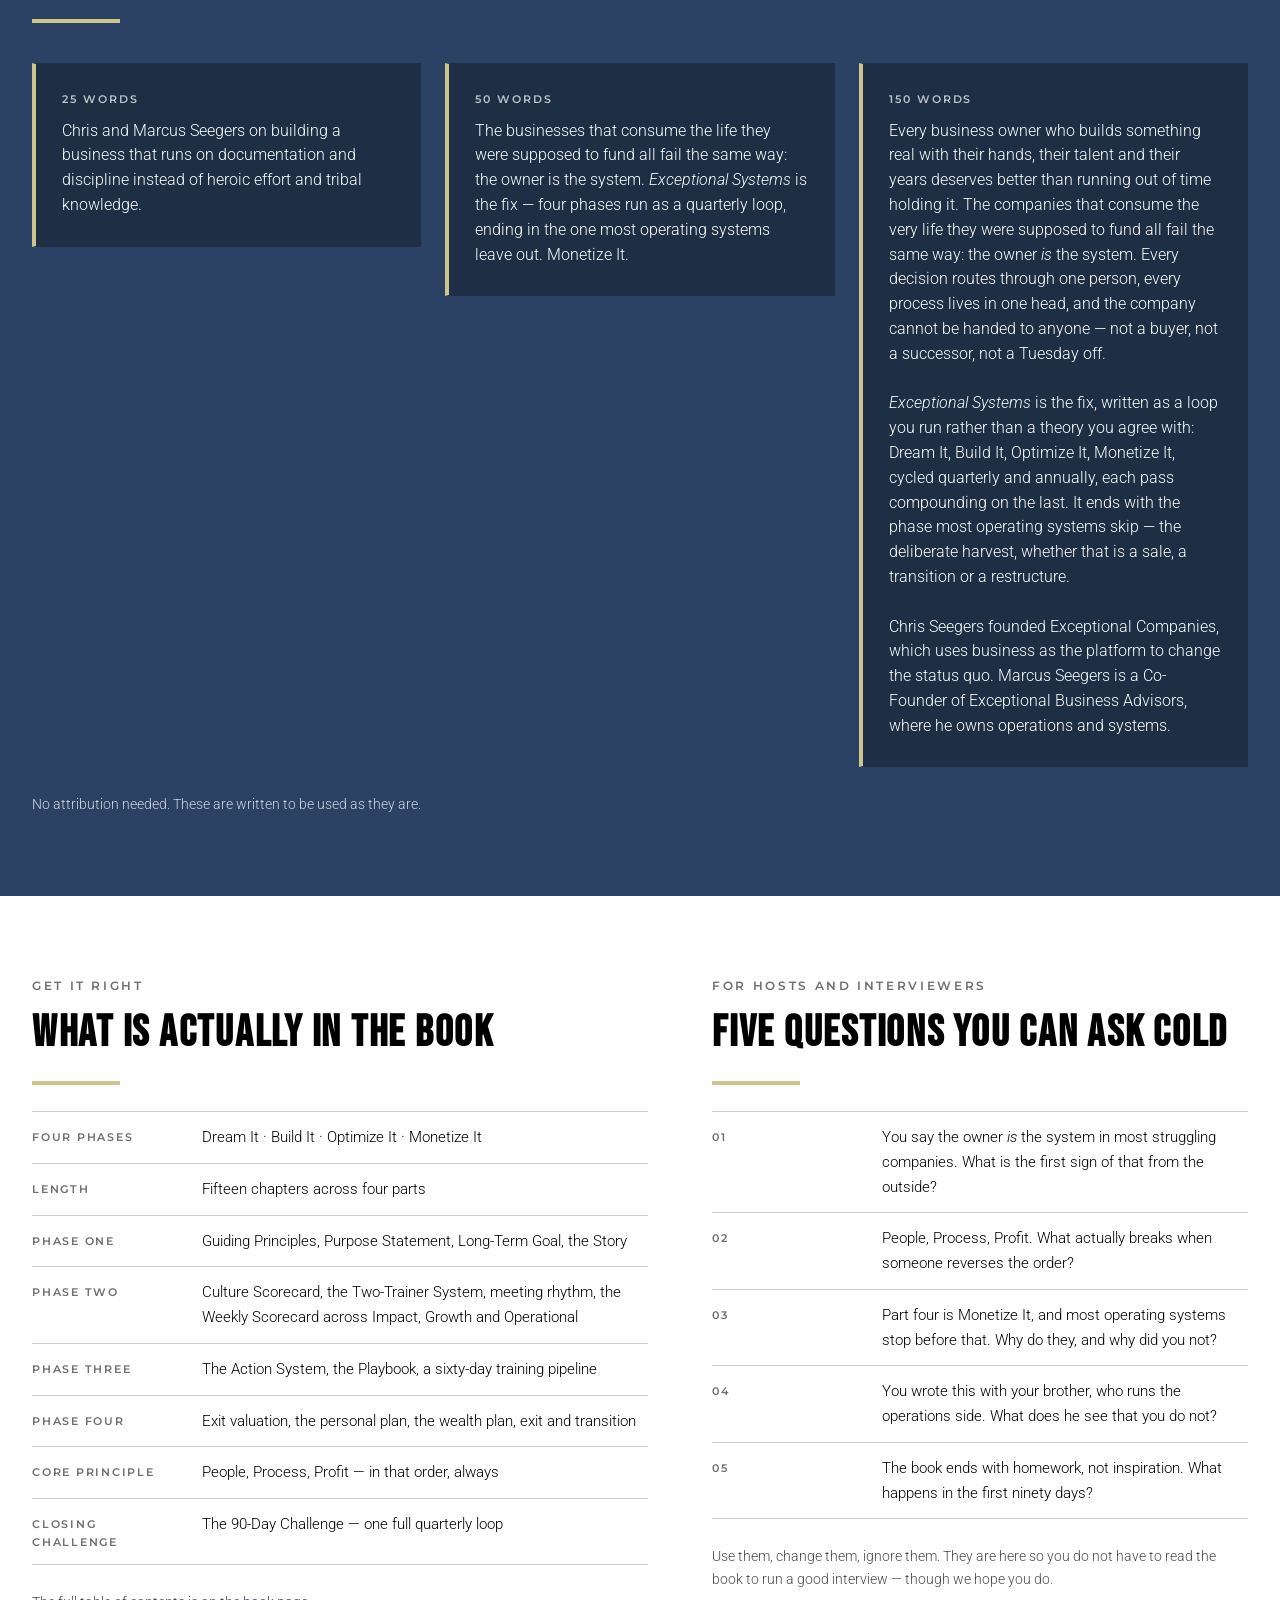
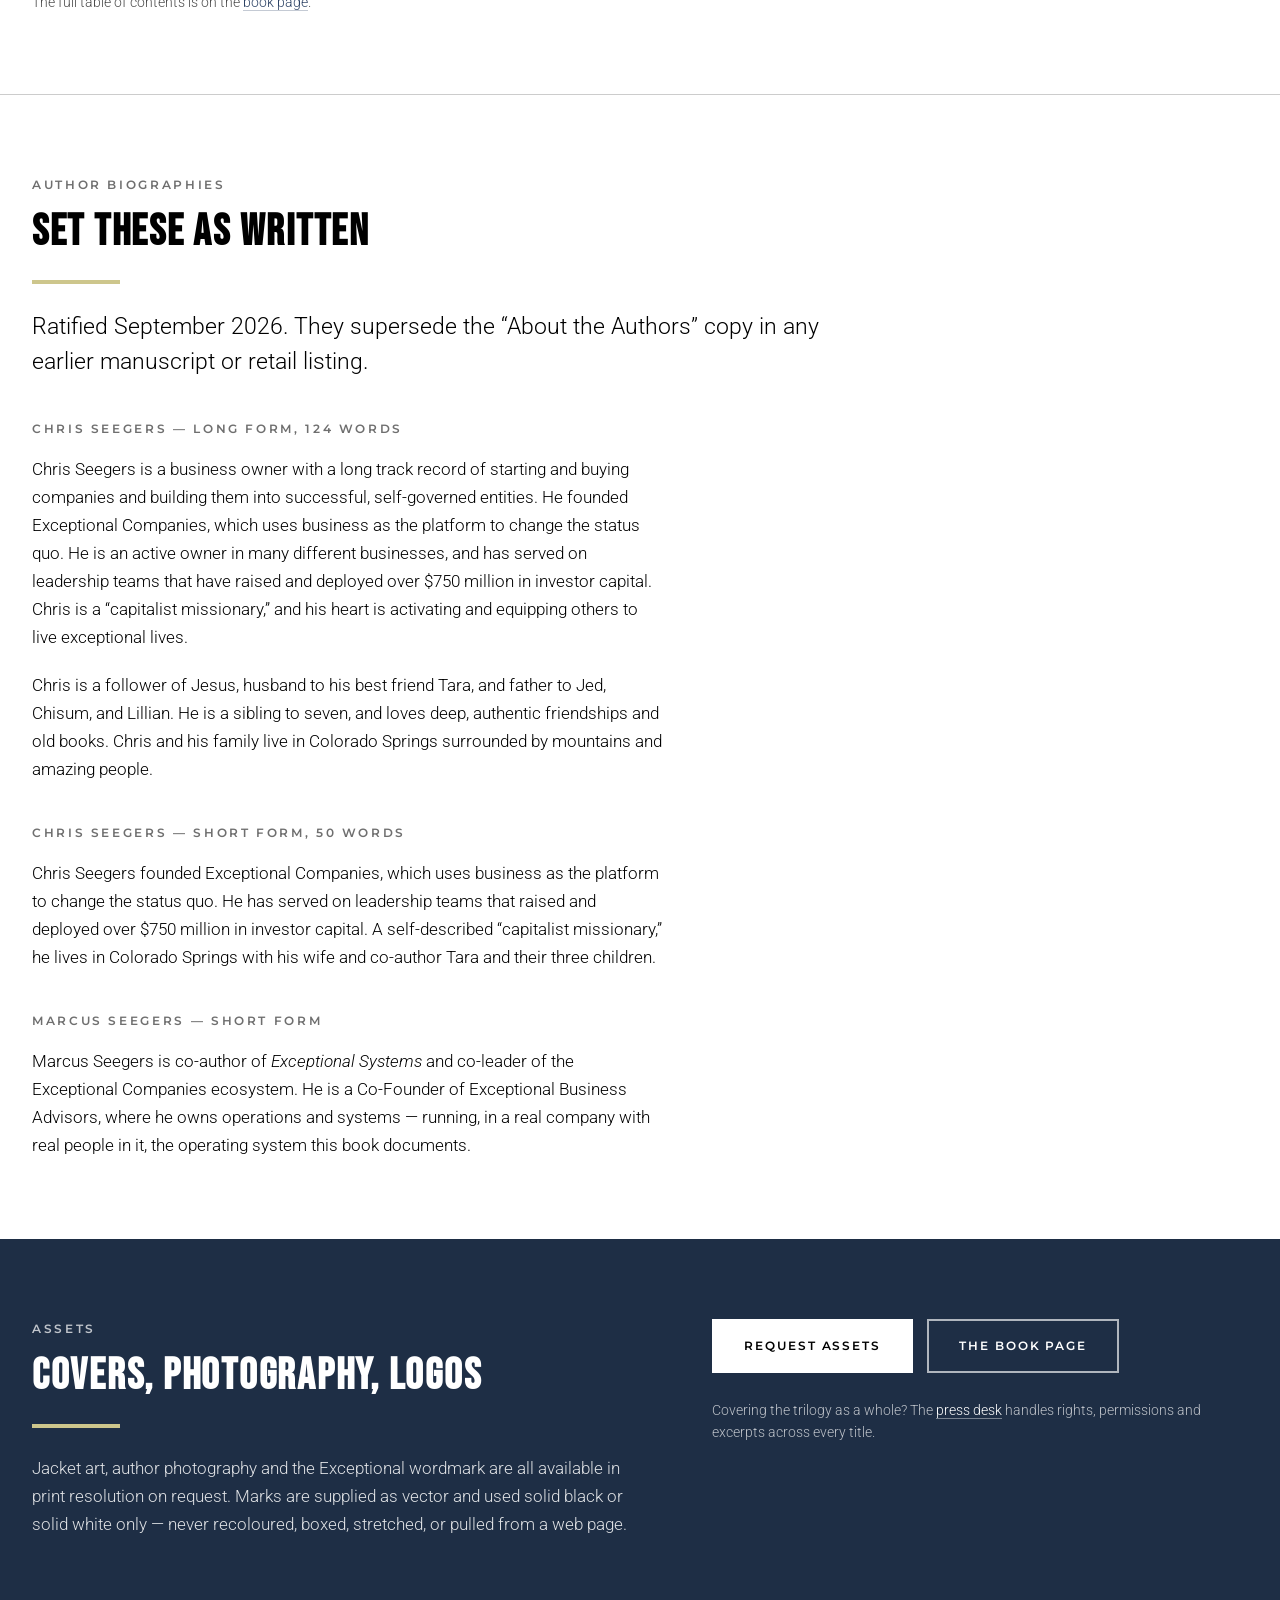
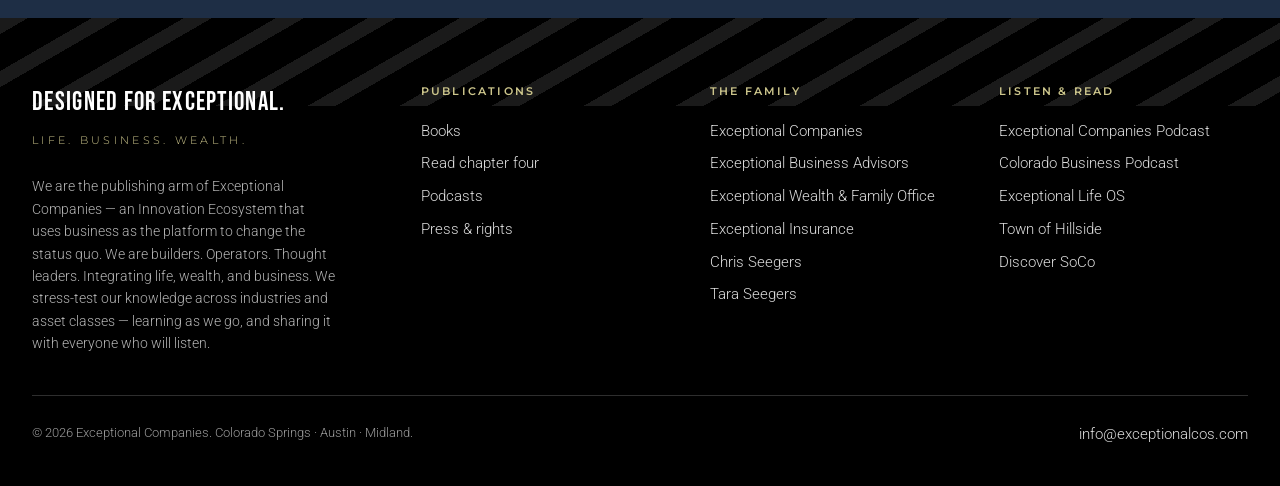
<file: books/exceptional-systems/press/index.html>
<!doctype html>
<html lang="en">
<head>
<meta charset="utf-8">
<meta name="viewport" content="width=device-width, initial-scale=1">
<title>Press Kit — Exceptional Systems</title>
<meta name="description" content="Descriptions, author biographies, interview questions and asset requests for Exceptional Systems by Chris and Marcus Seegers, anticipated Q4 2027.">
<link rel="canonical" href="https://exceptionalmedia.us/books/exceptional-systems/press/">
<meta property="og:type" content="website">
<meta property="og:site_name" content="Exceptional Media">
<meta property="og:title" content="Press Kit — Exceptional Systems">
<meta property="og:description" content="Descriptions, author biographies, interview questions and asset requests for Exceptional Systems by Chris and Marcus Seegers, anticipated Q4 2027.">
<meta property="og:url" content="https://exceptionalmedia.us/books/exceptional-systems/press/">
<meta property="og:image" content="https://exceptionalmedia.us/assets/og-exceptional-media.png">
<meta property="og:image:width" content="1200">
<meta property="og:image:height" content="630">
<meta property="og:image:alt" content="Exceptional Media — Designed for exceptional. Life. Business. Wealth.">
<meta name="twitter:card" content="summary_large_image">
<meta name="twitter:image" content="https://exceptionalmedia.us/assets/og-exceptional-media.png">
<link rel="icon" href="/assets/favicon.svg" type="image/svg+xml">
<link rel="apple-touch-icon" href="/assets/apple-touch-icon.png">
<meta name="theme-color" content="#000000">
<link rel="preconnect" href="https://fonts.googleapis.com">
<link rel="preconnect" href="https://fonts.gstatic.com" crossorigin>
<link rel="stylesheet" href="https://fonts.googleapis.com/css2?family=Bebas+Neue&family=Montserrat:wght@300;400;600&family=Quattrocento:wght@400;700&family=Roboto:wght@300;400;500&display=swap">
<link rel="stylesheet" href="/assets/exco-media.css">
<script type="application/ld+json">{"@context":"https://schema.org","@graph":[{"@type":"BreadcrumbList","itemListElement":[{"@type":"ListItem","position":1,"name":"Home","item":"https://exceptionalmedia.us/"},{"@type":"ListItem","position":2,"name":"Books","item":"https://exceptionalmedia.us/books/"},{"@type":"ListItem","position":3,"name":"Exceptional Systems","item":"https://exceptionalmedia.us/books/exceptional-systems/"},{"@type":"ListItem","position":4,"name":"Press kit","item":"https://exceptionalmedia.us/books/exceptional-systems/press/"}]},{"@type":"WebPage","name":"Press Kit — Exceptional Systems","url":"https://exceptionalmedia.us/books/exceptional-systems/press/","publisher":{"@id":"https://exceptionalmedia.us/#org"},"about":{"@type":"Book","name":"Exceptional Systems","author":[{"@type":"Person","name":"Chris Seegers","url":"https://chrisseegers.com"},{"@type":"Person","name":"Marcus Seegers"}],"url":"https://exceptionalmedia.us/books/exceptional-systems/"}}]}</script>
</head>
<body>

<a class="skip" href="#main">Skip to content</a>

<header class="masthead">
  <div class="bar"></div>
  <div class="inner">
    <!-- Typographic lockup. No authored vector mark exists yet (README, open item 1).
         When the SVG arrives, replace this <a> block with an inline SVG at 0.5X clear space. -->
    <a class="lockup" href="/" aria-label="Exceptional Media — home">
      <span class="m1">EXCEPTIONAL</span>
      <span class="m2">MEDIA</span>
    </a>
    <nav class="nav" aria-label="Primary">
      <a href="/books/" aria-current="page">Books</a>
      <a href="/podcasts/">Podcasts</a>
      <a href="/press/">Press</a>
      <a href="/about/">About</a>
    </nav>
  </div>
</header>

<main id="main">

<section class="pagehead">
  <div class="energy" aria-hidden="true"></div>
  <div class="wrap">
    <div class="eyebrow">Press kit</div>
    <h1 class="display mt2">Exceptional Systems</h1>
    <hr class="accentrule wide mt3">
    <p class="lead mt3">Everything a writer, producer or bookseller needs, in a form you can lift
      without calling us first. If you need something that is not here, ask &mdash; we answer the
      same day.</p>
    <div class="btnrow mt4">
      <a class="mail btn" data-u="info" data-d="exceptionalcos.com" href="#contact-email" data-s="Press%20%E2%80%94%20Exceptional%20Systems">Request assets or an interview</a>
    </div>
  </div>
</section>

<section class="section">
  <div class="wrap">
    <div class="split">
      <div>
        <div class="eyebrow">At a glance</div>
        <h2 class="h2 mt2">The facts</h2>
        <hr class="accentrule mt3">
        <div class="mt3">
          <div class="factrow"><span class="k">Title</span><span>Exceptional Systems</span></div>
          <div class="factrow"><span class="k">Subtitle</span><span>The Business OS</span></div>
          <div class="factrow"><span class="k">Authors</span><span>Chris Seegers and Marcus Seegers</span></div>
          <div class="factrow"><span class="k">Publisher</span><span>Exceptional Media, Colorado Springs</span></div>
          <div class="factrow"><span class="k">Publication</span><span>Anticipated Q4 2027</span></div>
          <div class="factrow"><span class="k">ISBN</span><span>On request &mdash; assigned closer to publication</span></div>
          <div class="factrow"><span class="k">Formats</span><span>On request</span></div>
          <div class="factrow"><span class="k">Review copies</span><span>Available on request ahead of publication</span></div>
          <div class="factrow"><span class="k">Contact</span><span><a class="mail" data-u="info" data-d="exceptionalcos.com" href="#contact-email" data-show="1">info [at] exceptionalcos [dot] com</a></span></div>
        </div>
      </div>
      <div>
        <div class="card card--dark">
          <div class="kicker">Please read this before you write</div>
          <div class="title">One capital figure is live. Two are dead.</div>
          <p>The only figure to use is <b style="font-weight:500">over $750 million in investor
            capital</b>, raised and deployed by leadership teams Chris served on.</p>
          <p>Two older figures are still sitting in print and in retail listings and should not be
            repeated: <span class="dead-figure"><i>&ldquo;over a Billion dollars&rdquo;</i> and
            <i>&ldquo;over $550 million&rdquo;</i></span>. Both are superseded. We are correcting the
            listings; if you found one of them, it came from there.</p>
        </div>
      </div>
    </div>
  </div>
</section>

<section class="section section--navy">
  <div class="wrap">
    <div class="eyebrow">Lift these verbatim</div>
    <h2 class="h1 mt2">Descriptions,<br>three lengths.</h2>
    <hr class="accentrule mt3">
    <div class="grid g3 grid--top mt4">
      <div class="card card--dark"><div class="kicker">25 words</div><p>Chris and Marcus Seegers on building a business that runs on documentation and discipline instead of heroic effort and tribal knowledge.</p></div>
      <div class="card card--dark"><div class="kicker">50 words</div><p>The businesses that consume the life they were supposed to fund all fail the same way: the owner is the system. <i>Exceptional Systems</i> is the fix &mdash; four phases run as a quarterly loop, ending in the one most operating systems leave out. Monetize It.</p></div>
      <div class="card card--dark"><div class="kicker">150 words</div><p>Every business owner who builds something real with their hands, their talent and their years deserves better than running out of time holding it. The companies that consume the very life they were supposed to fund all fail the same way: the owner <i>is</i> the system. Every decision routes through one person, every process lives in one head, and the company cannot be handed to anyone &mdash; not a buyer, not a successor, not a Tuesday off.<br><br><i>Exceptional Systems</i> is the fix, written as a loop you run rather than a theory you agree with: Dream It, Build It, Optimize It, Monetize It, cycled quarterly and annually, each pass compounding on the last. It ends with the phase most operating systems skip &mdash; the deliberate harvest, whether that is a sale, a transition or a restructure.<br><br>Chris Seegers founded Exceptional Companies, which uses business as the platform to change the status quo. Marcus Seegers is a Co-Founder of Exceptional Business Advisors, where he owns operations and systems.</p></div>
    </div>
    <p class="small mt3">No attribution needed. These are written to be used as they are.</p>
  </div>
</section>

<section class="section">
  <div class="wrap">
    <div class="split">
      <div>
        <div class="eyebrow">Get it right</div>
        <h2 class="h2 mt2">What is actually in the book</h2>
        <hr class="accentrule mt3">
        <div class="mt3"><div class="factrow"><span class="k">Four phases</span><span>Dream It &middot; Build It &middot; Optimize It &middot; Monetize It</span></div><div class="factrow"><span class="k">Length</span><span>Fifteen chapters across four parts</span></div><div class="factrow"><span class="k">Phase one</span><span>Guiding Principles, Purpose Statement, Long-Term Goal, the Story</span></div><div class="factrow"><span class="k">Phase two</span><span>Culture Scorecard, the Two-Trainer System, meeting rhythm, the Weekly Scorecard across Impact, Growth and Operational</span></div><div class="factrow"><span class="k">Phase three</span><span>The Action System, the Playbook, a sixty-day training pipeline</span></div><div class="factrow"><span class="k">Phase four</span><span>Exit valuation, the personal plan, the wealth plan, exit and transition</span></div><div class="factrow"><span class="k">Core principle</span><span>People, Process, Profit &mdash; in that order, always</span></div><div class="factrow"><span class="k">Closing challenge</span><span>The 90-Day Challenge &mdash; one full quarterly loop</span></div></div>
        <p class="small mt3">The full table of contents is on the
          <a href="/books/exceptional-systems/">book page</a>.</p>
      </div>
      <div>
        <div class="eyebrow">For hosts and interviewers</div>
        <h2 class="h2 mt2">Five questions you can ask cold</h2>
        <hr class="accentrule mt3">
        <div class="mt3"><div class="factrow"><span class="k">01</span><span>You say the owner <i>is</i> the system in most struggling companies. What is the first sign of that from the outside?</span></div><div class="factrow"><span class="k">02</span><span>People, Process, Profit. What actually breaks when someone reverses the order?</span></div><div class="factrow"><span class="k">03</span><span>Part four is Monetize It, and most operating systems stop before that. Why do they, and why did you not?</span></div><div class="factrow"><span class="k">04</span><span>You wrote this with your brother, who runs the operations side. What does he see that you do not?</span></div><div class="factrow"><span class="k">05</span><span>The book ends with homework, not inspiration. What happens in the first ninety days?</span></div></div>
        <p class="small mt3">Use them, change them, ignore them. They are here so you do not have
          to read the book to run a good interview &mdash; though we hope you do.</p>
      </div>
    </div>
  </div>
</section>

<section class="section section--rule">
  <div class="wrap">
    <div class="eyebrow">Author biographies</div>
    <h2 class="h2 mt2">Set these as written</h2>
    <hr class="accentrule mt3">
    <p class="lead mt3">Ratified September 2026. They supersede the &ldquo;About the
      Authors&rdquo; copy in any earlier manuscript or retail listing.</p>
    <div class="mt4"><div class="eyebrow">Chris Seegers &mdash; long form, 124 words</div><div class="body mt2"><p>Chris Seegers is a business owner with a long track record of starting and
buying companies and building them into successful, self-governed entities. He founded
Exceptional Companies, which uses business as the platform to change the status quo. He is an
active owner in many different businesses,
and has served on leadership teams that have raised and deployed over $750 million in investor capital.
Chris is a &ldquo;capitalist missionary,&rdquo; and his heart is activating and equipping others
to live exceptional lives.</p><p>Chris is a follower of Jesus, husband to his best friend Tara,
and father to Jed, Chisum, and Lillian. He is a sibling to seven, and loves deep, authentic
friendships and old books. Chris and his family live in Colorado Springs surrounded by mountains
and amazing people.</p></div></div><div class="mt4"><div class="eyebrow">Chris Seegers &mdash; short form, 50 words</div><div class="body mt2"><p>Chris Seegers founded Exceptional Companies, which uses business as the
platform to change the status quo. He has served on leadership teams that raised and deployed
over $750 million in investor capital. A
self-described &ldquo;capitalist missionary,&rdquo; he lives in Colorado Springs with his wife and
co-author Tara and their three children.</p></div></div><div class="mt4"><div class="eyebrow">Marcus Seegers &mdash; short form</div><div class="body mt2"><p>Marcus Seegers is co-author of <i>Exceptional Systems</i> and co-leader of the
Exceptional Companies ecosystem. He is a Co-Founder of Exceptional Business Advisors, where he
owns operations and systems &mdash; running, in a real company with real people in it, the
operating system this book documents.</p></div></div>
  </div>
</section>

<section class="section section--deep">
  <div class="wrap">
    <div class="split">
      <div class="body">
        <div class="eyebrow">Assets</div>
        <h2 class="h2 mt2">Covers, photography, logos</h2>
        <hr class="accentrule mt3">
        <p class="mt3" style="color:rgba(255,255,255,.86)">Jacket art, author photography and the
          Exceptional wordmark are all available in print resolution on request. Marks are supplied
          as vector and used solid black or solid white only &mdash; never recoloured, boxed,
          stretched, or pulled from a web page.</p>
      </div>
      <div>
        <div class="btnrow">
          <a class="mail btn" data-u="info" data-d="exceptionalcos.com" href="#contact-email" data-s="Asset%20request%20%E2%80%94%20Exceptional%20Systems">Request assets</a>
          <a class="btn btn--ghost" href="/books/exceptional-systems/">The book page</a>
        </div>
        <p class="small mt3" style="color:rgba(255,255,255,.7)">Covering the trilogy as a whole?
          The <a href="/press/">press desk</a> handles rights, permissions and excerpts across
          every title.</p>
      </div>
    </div>
  </div>
</section>

</main>

<footer class="foot">
  <div class="energy" aria-hidden="true"></div>
  <div class="wrap">
    <div class="cols">
      <div>
        <div class="tag">DESIGNED FOR EXCEPTIONAL.<i>LIFE. BUSINESS. WEALTH.</i></div>
        <p class="small mt3" style="color:rgba(255,255,255,.7);max-width:38ch">
          We are the publishing arm of Exceptional Companies &mdash; an Innovation Ecosystem that
          uses business as the platform to change the status quo. We are builders. Operators.
          Thought leaders. Integrating life, wealth, and business. We stress-test our knowledge
          across industries and asset classes &mdash; learning as we go, and sharing it with
          everyone who will listen.</p>
      </div>
      <div>
        <h2>Publications</h2>
        <a href="/books/">Books</a>
        <a href="/books/exceptional-by-design/excerpt/">Read chapter four</a>
        <a href="/podcasts/">Podcasts</a>
        
        <a href="/press/">Press &amp; rights</a>
      </div>
      <div>
        <h2>The family</h2>
        <a href="https://exceptionalcos.com" rel="noopener">Exceptional Companies</a>
        <a href="https://excoadvisors.com" rel="noopener">Exceptional Business Advisors</a>
        <a href="https://www.exceptionalwealth.us" rel="noopener">Exceptional Wealth &amp; Family Office</a>
        <a href="https://insureexceptional.com" rel="noopener">Exceptional Insurance</a>
        <a href="https://chrisseegers.com" rel="noopener">Chris Seegers</a>
        <a href="https://taraseegers.com" rel="noopener">Tara Seegers</a>
      </div>
      <div>
        <h2>Listen &amp; read</h2>
        <a href="https://www.youtube.com/@ExceptionalCompaniesPodcast" rel="noopener">Exceptional Companies Podcast</a>
        <a href="https://www.youtube.com/@ColoradoBusinessPodcast" rel="noopener">Colorado Business Podcast</a>
        <a href="https://exceptional-os.com" rel="noopener">Exceptional Life OS</a>
        <a href="https://townofhillside.com" rel="noopener">Town of Hillside</a>
        <a href="https://discoversoco.com" rel="noopener">Discover SoCo</a>
      </div>
    </div>
    <div class="rule"></div>
    <div class="fine">
      <span>&copy; 2026 Exceptional Companies. Colorado Springs &middot; Austin &middot; Midland.</span>
      <span><a class="mail" id="contact-email" data-u="info" data-d="exceptionalcos.com" data-show="1" href="#contact-email" style="display:inline">info [at] exceptionalcos [dot] com</a></span>
    </div>
  </div>
</footer>

<script>
/* Assembles every .mail address at runtime. The literal string never appears in
   the served HTML, so source scrapers and regex harvesters come up empty. */
(function () {
  var n = document.getElementsByClassName('mail');
  for (var i = 0; i < n.length; i++) {
    var e = n[i], u = e.getAttribute('data-u'), d = e.getAttribute('data-d');
    if (!u || !d) continue;
    var addr = u + String.fromCharCode(64) + d, sub = e.getAttribute('data-s');
    e.setAttribute('href', 'mailto:' + addr + (sub ? '?subject=' + sub : ''));
    if (e.getAttribute('data-show')) e.textContent = addr;
  }
})();
</script>

</body>
</html>
</file>
<file: assets/exco-media.css>
/* ============================================================
   EXCEPTIONAL MEDIA — exceptionalmedia.us
   Exceptional Companies Family Brand Standards v1.0
   Parent treatment · Signature Gold accent (cross-family piece)
   ============================================================ */

:root{
  --ink:        #000000;   /* Exceptional Black  — type, anchors */
  --ink-70:     #4a4a4a;
  --ink-55:     #6f6f6f;
  --structure:  #2C4264;   /* Exceptional Navy   — bands, headings, links */
  --deep:       #1E2E45;   /* deeper navy        — footer, data bands */
  --accent:     #CDC68C;   /* Signature Gold     — RULES AND FILLS ONLY, never type */
  --rule:       #CCCCCC;   /* Exceptional Gray   */
  --ground:     #FFFFFF;   /* Paper White        */

  --radius:        0;      /* square corners. always. */
  --container-max: 1280px;
  --gutter:        24px;

  --font-display: 'Bebas Neue', Impact, 'Arial Narrow', sans-serif;
  --font-primary: 'Montserrat', Arial, Helvetica, sans-serif;
  --font-serif:   'Quattrocento', Georgia, 'Times New Roman', serif;
  --font-body:    'Roboto', Arial, Helvetica, sans-serif;
}

*,*::before,*::after{box-sizing:border-box}
html{-webkit-text-size-adjust:100%}
body{
  margin:0; background:var(--ground); color:var(--ink);
  font-family:var(--font-body); font-weight:300; font-size:17px; line-height:1.65;
}
img{max-width:100%;height:auto;display:block;border-radius:0}
h1,h2,h3,h4,p,ul,ol,figure,blockquote{margin:0}
a{color:var(--structure);text-decoration:none;border-bottom:1px solid rgba(44,66,100,.28)}
a:hover{border-bottom-color:var(--structure)}
:focus-visible{outline:2px solid var(--accent);outline-offset:2px}
ul{padding-left:0;list-style:none}

/* ---------- layout ---------- */
.wrap{max-width:var(--container-max);margin:0 auto;padding:0 32px}
.section{padding:80px 0}
.section--tight{padding:56px 0}
.section--navy{background:var(--structure);color:#fff}
.section--deep{background:var(--deep);color:#fff}
.section--navy a,.section--deep a{color:#fff;border-bottom-color:rgba(255,255,255,.4)}
.section--rule{border-top:1px solid var(--rule)}

.grid{display:grid;gap:var(--gutter)}
.g2{grid-template-columns:repeat(2,1fr)}
.g3{grid-template-columns:repeat(3,1fr)}
.g4{grid-template-columns:repeat(4,1fr)}
.split{display:grid;grid-template-columns:minmax(0,1.15fr) minmax(0,1fr);gap:64px;align-items:start}

/* ---------- type ---------- */
.eyebrow{
  font-family:var(--font-primary);font-weight:600;font-size:12px;
  letter-spacing:.22em;text-transform:uppercase;color:var(--ink-55);
}
.section--navy .eyebrow,.section--deep .eyebrow{color:rgba(255,255,255,.72)}
.display{
  font-family:var(--font-display);text-transform:uppercase;letter-spacing:.02em;
  line-height:.94;font-size:clamp(44px,7.4vw,104px);color:var(--ink);
}
.section--navy .display,.section--deep .display,
.hero .display,.pagehead .display,
.hero .h1,.hero .h2,.pagehead .h1,.pagehead .h2{color:#fff}
.h1{font-family:var(--font-display);text-transform:uppercase;letter-spacing:.03em;
  line-height:.98;font-size:clamp(36px,5vw,64px)}
.h2{font-family:var(--font-display);text-transform:uppercase;letter-spacing:.04em;
  line-height:1;font-size:clamp(28px,3.4vw,44px)}
.h3{font-family:var(--font-primary);font-weight:600;font-size:19px;line-height:1.3;letter-spacing:.01em}
.lead{font-size:clamp(19px,2vw,23px);line-height:1.5;font-weight:300;max-width:64ch}
.body p+p{margin-top:1.15em}
.body{max-width:70ch}
.small{font-size:14px;line-height:1.6;color:var(--ink-70)}
.section--navy .small,.section--deep .small{color:rgba(255,255,255,.78)}
.mono{font-family:var(--font-primary);font-weight:400;letter-spacing:.02em}

.accentrule{border:0;height:4px;background:var(--accent);width:88px;margin:0}
.accentrule.wide{width:180px}

.pull{
  font-family:var(--font-serif);font-size:clamp(21px,2.5vw,29px);line-height:1.4;
  border-left:4px solid var(--accent);padding-left:28px;max-width:52ch;
}
.pull cite{display:block;margin-top:14px;font-family:var(--font-primary);
  font-style:normal;font-weight:600;font-size:12px;letter-spacing:.18em;text-transform:uppercase;color:var(--ink-55)}
.section--navy .pull cite,.section--deep .pull cite{color:rgba(255,255,255,.7)}

/* ---------- energy lines (signature device) ---------- */
/* 30 degrees, bottom-left to top-right, one color, bleeding off an edge */
.energy{
  position:absolute;inset:0 0 0 auto;width:34%;pointer-events:none;
  background:repeating-linear-gradient(150deg,
    rgba(255,255,255,.10) 0 14px, transparent 14px 46px);
}
/* Footer: a band across the top, bleeding off left and right. No copy behind it. */
.foot .energy{inset:0 0 auto 0;width:100%;height:88px}
.foot .wrap{padding-top:116px}
/* Cover fields are art, not body copy — the device may fill them. */
.coverframe .energy{inset:0;width:100%}
.energy--gold{
  background:repeating-linear-gradient(150deg,
    var(--accent) 0 12px, transparent 12px 44px);
  opacity:.28;
}

/* ---------- header ---------- */
.masthead{position:sticky;top:0;z-index:40;background:var(--ink);color:#fff}
.masthead .bar{height:4px;background:var(--accent)}
.masthead .inner{
  max-width:var(--container-max);margin:0 auto;padding:16px 32px;
  display:flex;align-items:center;justify-content:space-between;gap:24px;
}
/* Typographic lockup. No vector mark exists yet — see README, open item 1. */
.lockup{display:block;border:0;line-height:1}
.lockup:hover{border:0}
.lockup .m1{font-family:var(--font-display);font-size:27px;letter-spacing:.10em;color:#fff;display:block}
.lockup .m2{font-family:var(--font-primary);font-weight:300;font-size:10px;
  letter-spacing:.34em;color:var(--accent);display:block;margin-top:3px}
.nav{display:flex;align-items:center;gap:26px;flex-wrap:wrap}
.nav a{
  font-family:var(--font-primary);font-weight:600;font-size:11.5px;letter-spacing:.16em;
  text-transform:uppercase;color:#fff;border:0;padding:6px 0;border-bottom:2px solid transparent;
}
.nav a:hover,.nav a[aria-current="page"]{border-bottom-color:var(--accent)}

/* ---------- hero ---------- */
.hero{position:relative;background:var(--structure);color:#fff;overflow:hidden}
.hero .wrap{position:relative;z-index:2;padding-top:104px;padding-bottom:104px}
.hero .eyebrow{color:rgba(255,255,255,.75)}
.hero .lead{color:rgba(255,255,255,.9)}
/* hero display: the quiet middle line — small, gold, letterspaced.
   Gold as type is a deviation from the token comment; on Navy it measures
   5.82:1, which clears WCAG AA. The standard's 1.74:1 is gold on white. */
.hero .display .quiet{
  display:block;font-size:.30em;color:var(--accent);
  letter-spacing:.18em;line-height:1.6;
}
.pagehead{position:relative;background:var(--structure);color:#fff;overflow:hidden}
.pagehead .wrap{position:relative;z-index:2;padding-top:72px;padding-bottom:64px}
.pagehead .eyebrow{color:rgba(255,255,255,.7)}
.pagehead .lead{color:rgba(255,255,255,.86)}

/* ---------- buttons ---------- */
.btn{
  display:inline-block;font-family:var(--font-primary);font-weight:600;font-size:12px;
  letter-spacing:.16em;text-transform:uppercase;padding:15px 30px;border-radius:0;
  background:var(--ink);color:#fff;border:2px solid var(--ink);
}
.btn:hover{background:#111;border-color:#111}
.btn--ghost{background:transparent;color:var(--ink);border-color:var(--ink)}
.btn--ghost:hover{background:var(--ink);color:#fff}
.on-dark .btn,.section--navy .btn,.section--deep .btn,.hero .btn,.pagehead .btn{background:#fff;color:var(--ink);border-color:#fff}
.on-dark .btn:hover,.section--navy .btn:hover,.section--deep .btn:hover,.hero .btn:hover,.pagehead .btn:hover{background:var(--accent);border-color:var(--accent);color:var(--ink)}
.on-dark .btn--ghost,.section--navy .btn--ghost,.section--deep .btn--ghost,.hero .btn--ghost,.pagehead .btn--ghost{background:transparent;color:#fff;border-color:rgba(255,255,255,.65)}
.on-dark .btn--ghost:hover,.section--navy .btn--ghost:hover,.section--deep .btn--ghost:hover,.hero .btn--ghost:hover,.pagehead .btn--ghost:hover{background:#fff;color:var(--ink);border-color:#fff}
.btnrow{display:flex;flex-wrap:wrap;gap:14px}

/* ---------- cards ---------- */
.card{
  background:var(--ground);border:1px solid var(--rule);border-left:4px solid var(--accent);
  border-radius:0;padding:26px 26px 28px;display:flex;flex-direction:column;gap:10px;height:100%;
}
.card .kicker{font-family:var(--font-primary);font-weight:600;font-size:11px;
  letter-spacing:.18em;text-transform:uppercase;color:var(--ink-55)}
.card .title{font-family:var(--font-primary);font-weight:600;font-size:20px;line-height:1.25}
.card .meta{font-size:13px;color:var(--ink-55);font-family:var(--font-primary);letter-spacing:.02em}
.card p{font-size:15.5px;line-height:1.6}
.card .go{margin-top:auto;padding-top:14px;font-family:var(--font-primary);font-weight:600;
  font-size:11.5px;letter-spacing:.16em;text-transform:uppercase;border:0}
.card--dark{background:var(--deep);color:#fff;border-color:var(--deep);border-left-color:var(--accent)}
.card--dark .kicker,.card--dark .meta{color:rgba(255,255,255,.7)}
.card--dark a{color:#fff}
a.card{border-bottom:1px solid var(--rule)}
a.card:hover{border-color:var(--structure);border-left-color:var(--accent)}

/* status pill */
.pill{
  display:inline-block;font-family:var(--font-primary);font-weight:600;font-size:10.5px;
  letter-spacing:.18em;text-transform:uppercase;padding:5px 11px;border-radius:0;
  background:var(--structure);color:#fff;
}
.pill--out{background:var(--ink)}
.pill--soon{background:#fff;color:var(--ink);border:1px solid var(--ink)}

/* ---------- book detail ---------- */
.coverframe{
  aspect-ratio:2/3;background:var(--deep);position:relative;overflow:hidden;
  border:1px solid rgba(0,0,0,.12);display:flex;align-items:flex-end;
}
.coverframe .energy{opacity:.5}
.coverframe .cv{position:relative;z-index:4;padding:26px;width:100%;
  background:linear-gradient(to top,rgba(0,0,0,.92) 0%,rgba(0,0,0,.82) 62%,rgba(0,0,0,0) 100%)}
.coverframe .cv .t{font-family:var(--font-display);font-size:34px;line-height:.95;
  letter-spacing:.02em;color:#fff;text-transform:uppercase}
.coverframe .cv .s{font-family:var(--font-primary);font-weight:300;font-size:11px;
  letter-spacing:.26em;text-transform:uppercase;color:var(--accent);margin-top:10px}
.coverframe img{position:absolute;inset:0;width:100%;height:100%;object-fit:cover;z-index:3}

.factrow{border-top:1px solid var(--rule);display:grid;grid-template-columns:150px 1fr;
  gap:20px;padding:13px 0;font-size:15px}
.factrow .k{font-family:var(--font-primary);font-weight:600;font-size:11px;letter-spacing:.16em;
  text-transform:uppercase;color:var(--ink-55);padding-top:3px}
.factrow:last-child{border-bottom:1px solid var(--rule)}

.steps{counter-reset:s;display:grid;gap:2px}
.step{background:#f6f6f4;border-left:4px solid var(--accent);padding:20px 24px}
.step .n{font-family:var(--font-display);font-size:24px;letter-spacing:.06em;color:var(--structure);display:block}
.step .t{font-family:var(--font-primary);font-weight:600;font-size:17px;margin-top:2px}
.step p{font-size:15.5px;margin-top:6px}

.pillars{display:grid;grid-template-columns:repeat(4,1fr);gap:2px}
.pillar{background:var(--deep);color:#fff;padding:22px 20px;border-top:4px solid var(--accent)}
.pillar .t{font-family:var(--font-display);font-size:24px;letter-spacing:.05em}
.pillar p{font-size:14px;color:rgba(255,255,255,.78);margin-top:4px;line-height:1.5}

/* link lists */
.linklist{display:grid;gap:0}
.linkrow{
  display:grid;grid-template-columns:minmax(0,1fr) auto;gap:20px;align-items:baseline;
  padding:16px 0;border-top:1px solid var(--rule);
}
.linkrow:last-child{border-bottom:1px solid var(--rule)}
.linkrow .n{font-family:var(--font-primary);font-weight:600;font-size:17px}
.linkrow .d{font-size:15px;color:var(--ink-70);margin-top:2px}
.linkrow .y{font-family:var(--font-primary);font-weight:600;font-size:12px;letter-spacing:.14em;
  text-transform:uppercase;color:var(--ink-55);white-space:nowrap}
.chips{display:flex;flex-wrap:wrap;gap:10px;margin-top:10px}
.chip{font-family:var(--font-primary);font-weight:600;font-size:11px;letter-spacing:.14em;
  text-transform:uppercase;border:1px solid var(--rule);padding:8px 14px;color:var(--structure)}
.chip:hover{border-color:var(--structure)}

/* ---------- footer ---------- */
.foot{background:var(--ink);color:#fff;position:relative;overflow:hidden}
.foot .wrap{position:relative;z-index:2;padding:64px 32px 40px}
.foot h2{font-family:var(--font-primary);font-weight:600;font-size:11px;letter-spacing:.2em;
  text-transform:uppercase;color:var(--accent);margin-bottom:14px}
.foot a{color:rgba(255,255,255,.86);border:0;font-size:15px;display:block;padding:4px 0}
.foot a:hover{color:#fff}
.foot .cols{display:grid;grid-template-columns:1.4fr 1fr 1fr 1fr;gap:40px}
.foot .rule{height:1px;background:rgba(255,255,255,.18);margin:40px 0 24px}
.foot .tag{font-family:var(--font-display);font-size:26px;letter-spacing:.05em;color:#fff}
.foot .tag i{display:block;font-style:normal;font-family:var(--font-primary);font-weight:300;
  font-size:11px;letter-spacing:.3em;color:var(--accent);margin-top:6px}
.foot .fine{display:flex;justify-content:space-between;gap:24px;flex-wrap:wrap;
  font-size:13px;color:rgba(255,255,255,.6);margin-top:26px}

.mt1{margin-top:8px}.mt2{margin-top:16px}.mt3{margin-top:26px}
.mt4{margin-top:40px}.mt5{margin-top:60px}

/* ---------- responsive ---------- */
@media (max-width:960px){
  .split{grid-template-columns:1fr;gap:36px}
  .g4{grid-template-columns:repeat(2,1fr)}
  .g3{grid-template-columns:repeat(2,1fr)}
  .pillars{grid-template-columns:repeat(2,1fr)}
  .foot .cols{grid-template-columns:repeat(2,1fr)}
}
@media (max-width:820px){
  .hero .energy,.pagehead .energy,.section .energy{display:none}
}
@media (max-width:720px){
  body{font-size:16px}
  .wrap{padding:0 20px}
  .section{padding:56px 0}
  .hero .wrap{padding-top:64px;padding-bottom:64px}
  .g2,.g3,.g4{grid-template-columns:1fr}
  .pillars{grid-template-columns:1fr}
  .masthead .inner{flex-direction:column;align-items:flex-start;padding:14px 20px}
  .nav{gap:16px}
  .factrow{grid-template-columns:1fr;gap:4px}
  .foot .cols{grid-template-columns:1fr}
  .foot .wrap{padding:48px 20px 32px}
}
@media print{.masthead,.nav{position:static}.energy{display:none}}

/* ── table of contents ─────────────────────────────────────────────────── */
.toc{display:grid;grid-template-columns:repeat(3,1fr);gap:2px}
.tocgroup{background:#f6f6f4;border-top:4px solid var(--accent);padding:22px 24px 24px}
.tocphase{display:flex;align-items:baseline;gap:10px;flex-wrap:wrap;
  padding-bottom:12px;margin-bottom:12px;border-bottom:1px solid var(--rule)}
.tocphase .p{font-family:var(--font-primary);font-weight:600;font-size:10.5px;
  letter-spacing:.2em;text-transform:uppercase;color:var(--ink-55)}
.tocphase .n{font-family:var(--font-display);font-size:24px;letter-spacing:.05em;color:var(--structure)}
.toclist{margin:0;display:grid;gap:9px}
.toclist li{font-size:15px;line-height:1.45;font-variant-numeric:tabular-nums}
.section--navy .tocgroup,.section--deep .tocgroup{background:rgba(255,255,255,.06);color:#fff}
.section--navy .tocphase,.section--deep .tocphase{border-bottom-color:rgba(255,255,255,.22)}
.section--navy .tocphase .p,.section--deep .tocphase .p{color:rgba(255,255,255,.65)}
.section--navy .tocphase .n,.section--deep .tocphase .n{color:var(--accent)}

/* ── excerpt: the book's own voice, set as reading matter ──────────────── */
.excerpt{max-width:68ch;margin:0 auto}
.excerpt p{font-size:18.5px;line-height:1.72}
.excerpt p+p{margin-top:1.1em}
.excerpt h2{font-family:var(--font-display);font-size:clamp(24px,3vw,34px);
  letter-spacing:.04em;text-transform:uppercase;margin-top:2em;color:var(--structure)}
.excerpt h2+p{margin-top:.7em}
.excerpt .drop::first-letter{font-family:var(--font-display);font-size:64px;line-height:.8;
  float:left;padding:6px 12px 0 0;color:var(--structure)}
.excerpt .qlist{margin:1.4em 0;padding-left:0;display:grid;gap:.45em;
  border-left:4px solid var(--accent);padding-left:26px}
.excerpt .qlist li{font-family:var(--font-serif);font-size:19px;line-height:1.45}
.excerpt .bullets{margin:1.2em 0;display:grid;gap:.5em}
.excerpt .bullets li{font-size:16.5px;padding-left:22px;position:relative}
.excerpt .bullets li::before{content:"";position:absolute;left:0;top:.62em;
  width:10px;height:3px;background:var(--accent)}
.srcnote{border-top:1px solid var(--rule);border-bottom:1px solid var(--rule);
  padding:16px 0;font-size:13.5px;color:var(--ink-55);font-family:var(--font-primary)}

@media (max-width:960px){.toc{grid-template-columns:repeat(2,1fr)}}
@media (max-width:720px){.toc{grid-template-columns:1fr}.excerpt p{font-size:17px}}

/* ── skip link: first thing a keyboard or screen-reader user meets ─────── */
.skip{
  position:absolute;left:-9999px;top:0;z-index:100;
  background:var(--accent);color:var(--ink);
  font-family:var(--font-primary);font-weight:600;font-size:12px;
  letter-spacing:.16em;text-transform:uppercase;padding:14px 22px;border:0;
}
.skip:focus{left:0;outline:3px solid var(--ink);outline-offset:-3px}
main{display:block}
.dead-figure{text-decoration:line-through;text-decoration-thickness:1px;opacity:.85}
/* Let each card take its own height — a 25-word card stretched to a 150-word card is
   four fifths empty. Aligned tops, ragged bottoms, which is the honest shape here. */
.grid--top{align-items:start}
.grid--top .card{height:auto}

/* Hero tagline lockup. Gold on navy clears AA at 5.82:1 — verified, not assumed.
   Gold on white is 1.74:1 and never carries type; this pairing is the exception. */
.herotag{
  font-family:var(--font-primary);font-weight:600;font-size:clamp(13px,1.5vw,17px);
  letter-spacing:.30em;text-transform:uppercase;color:var(--accent);
}
@media (max-width:520px){.herotag{letter-spacing:.18em}}
</file>
